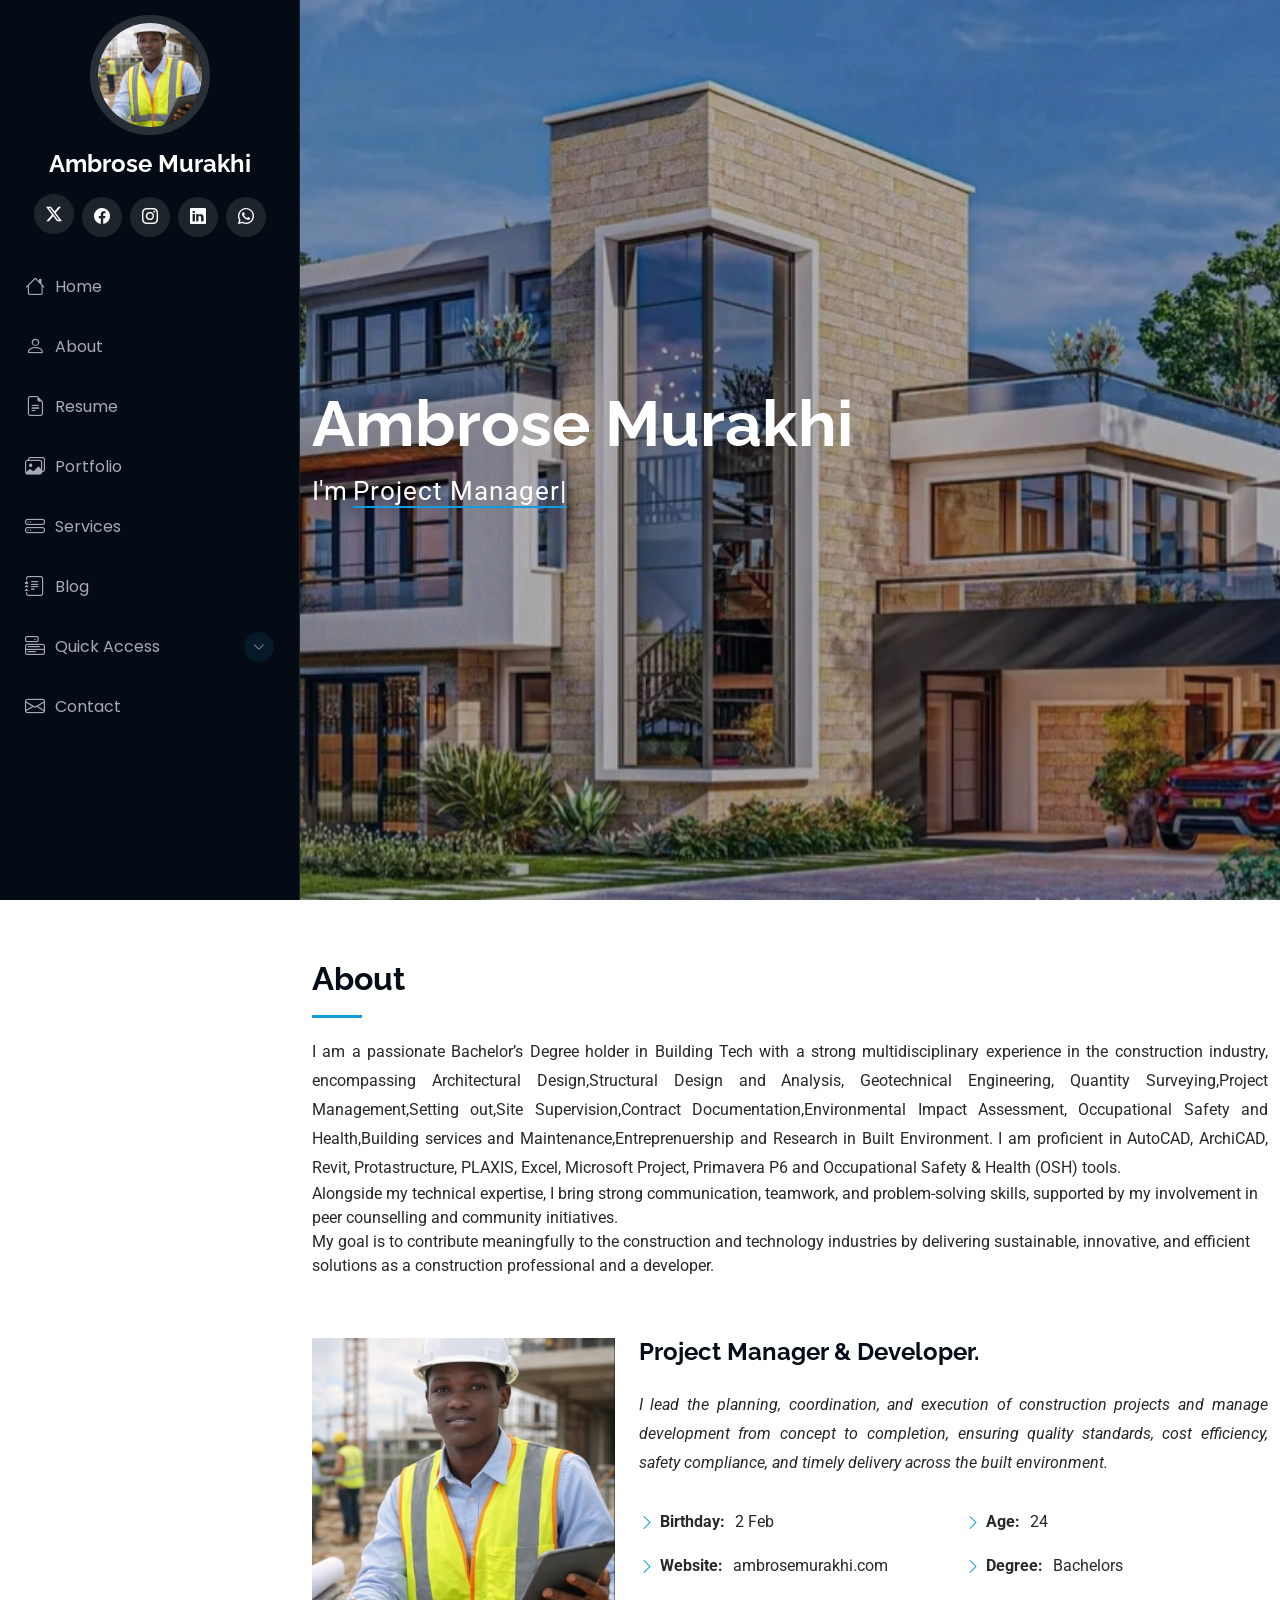
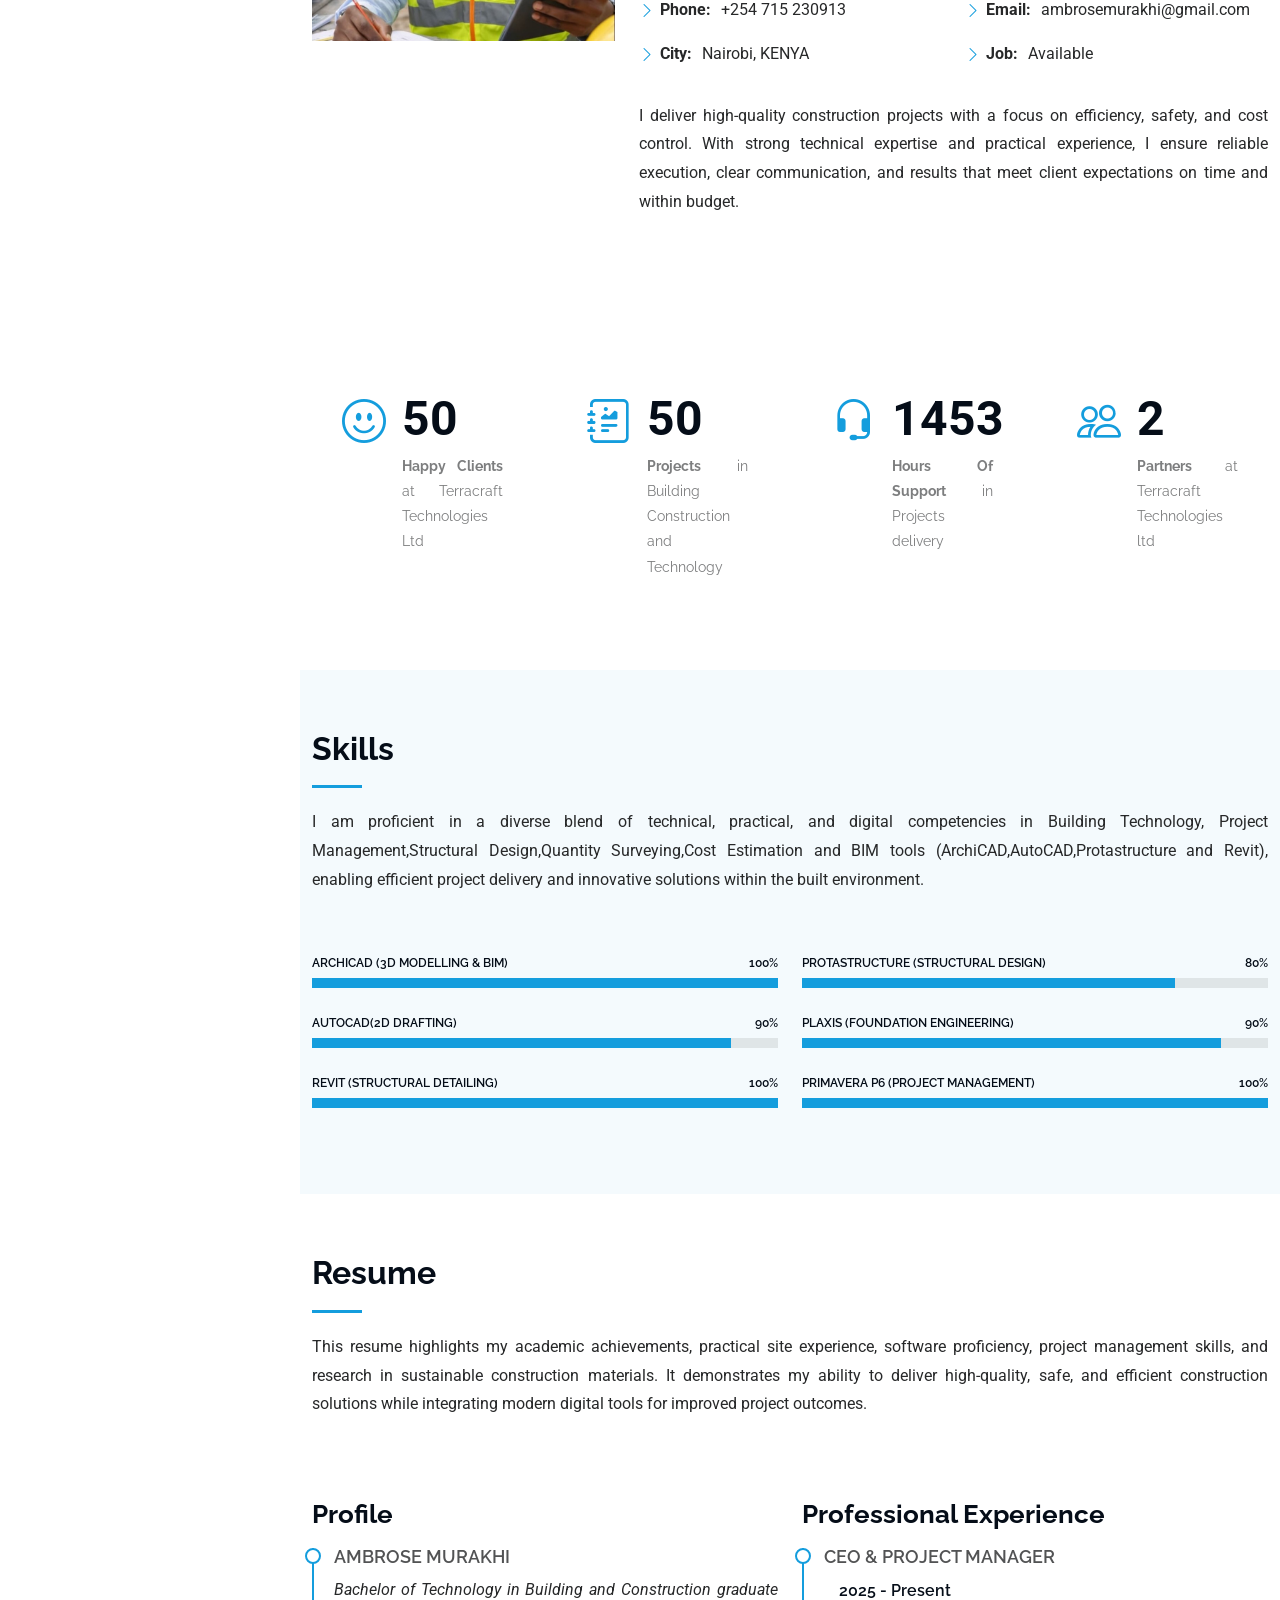
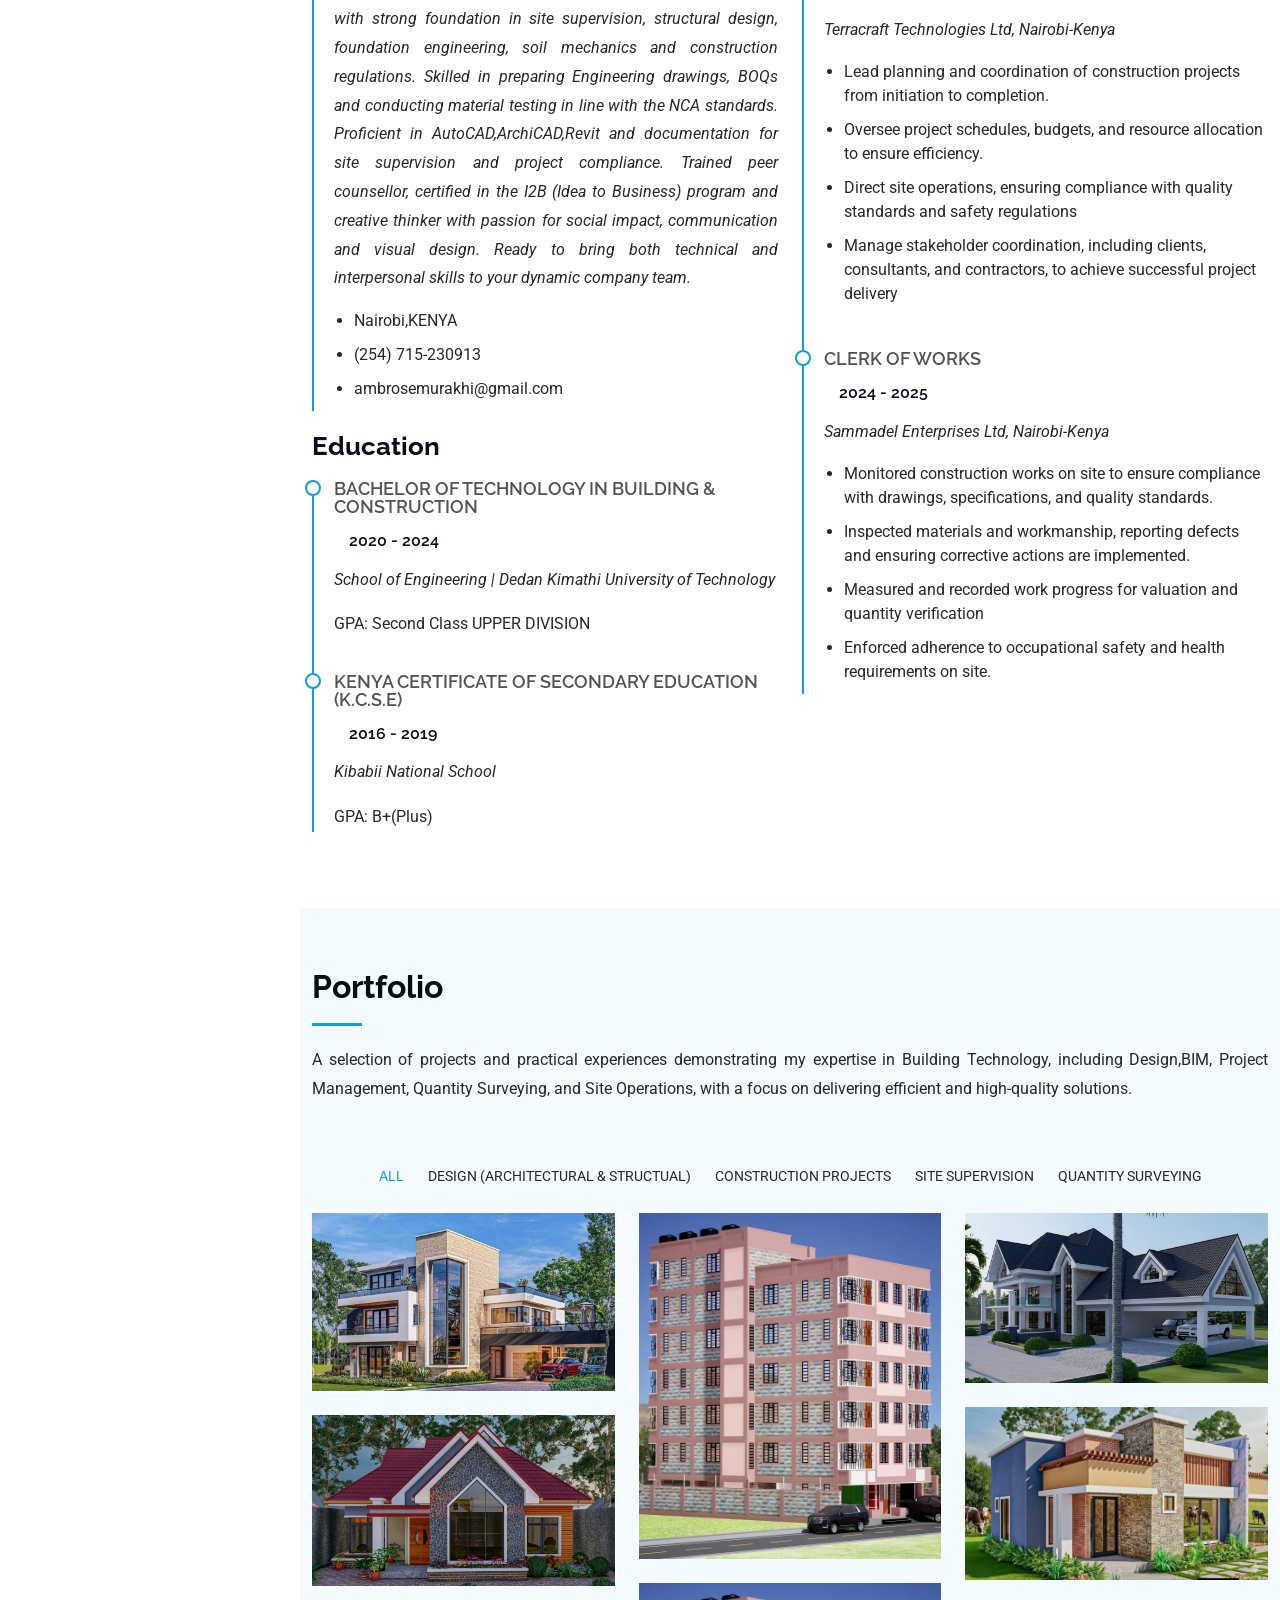
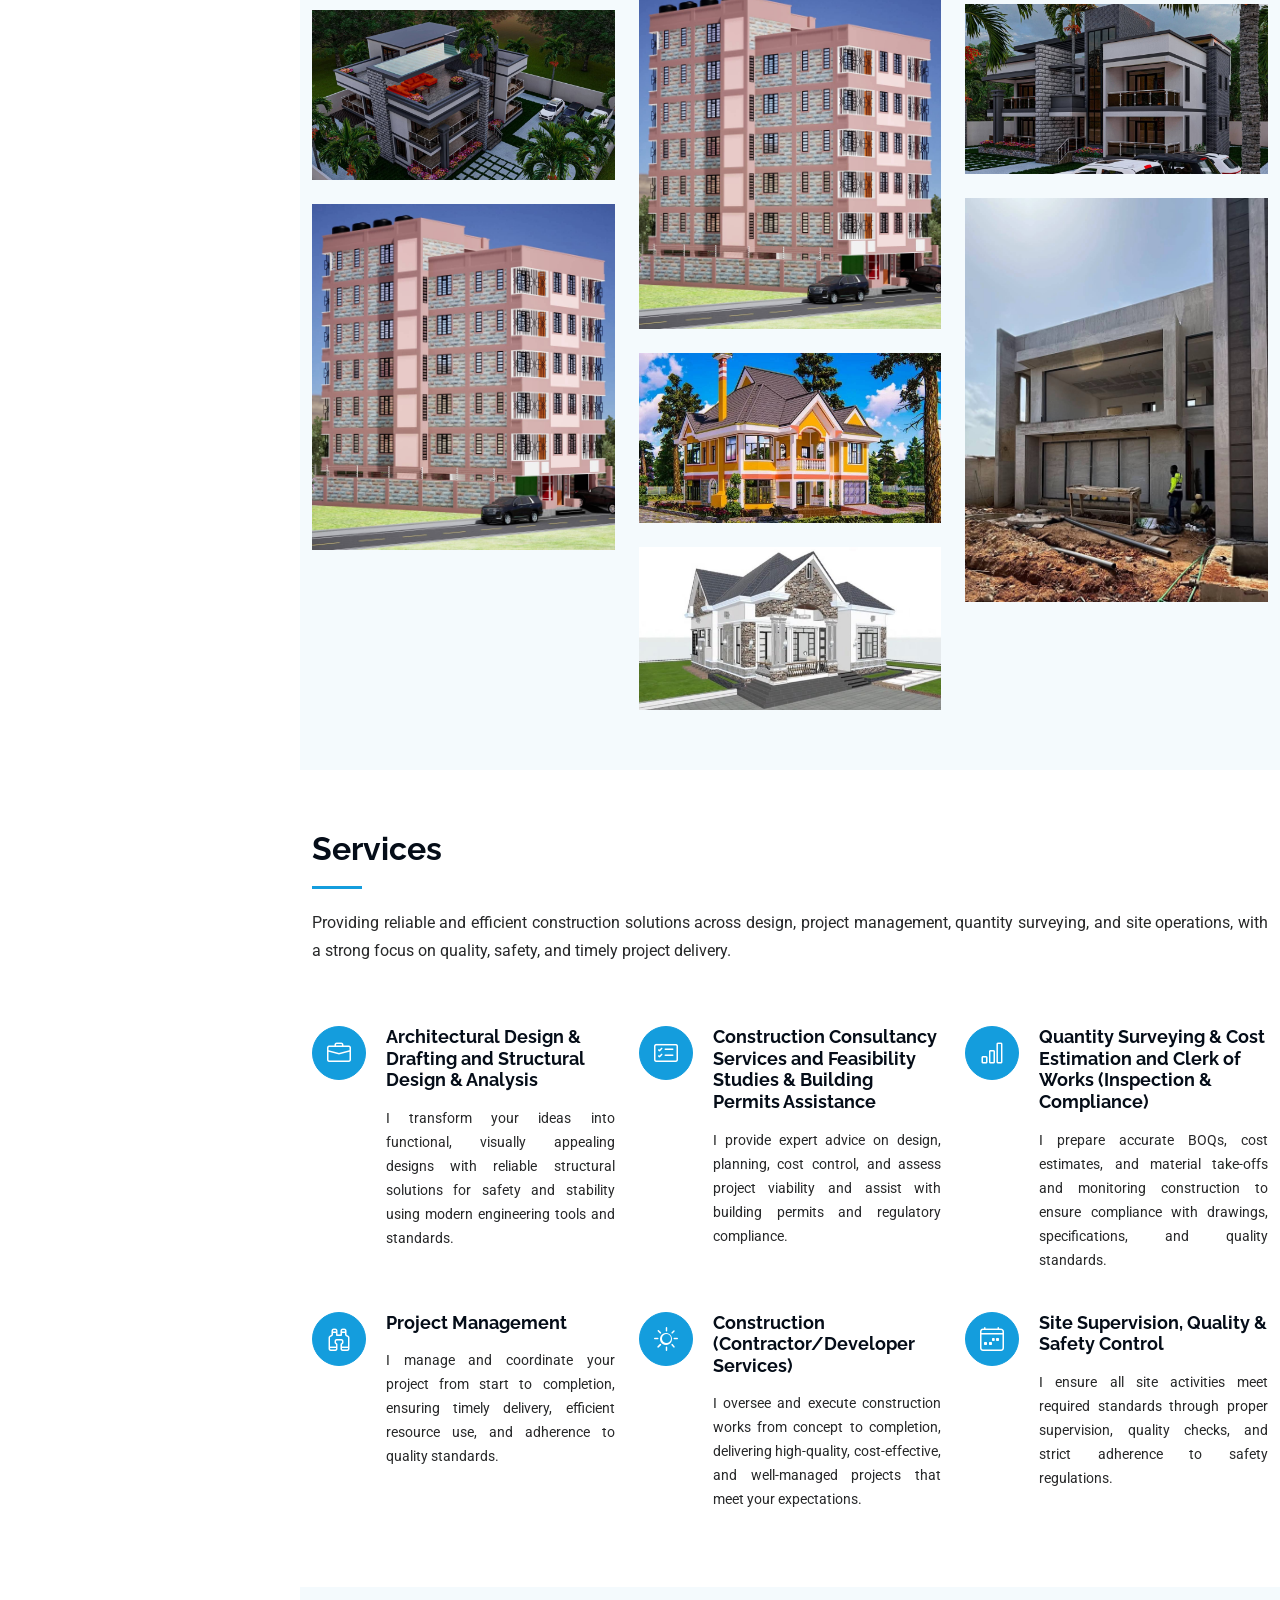
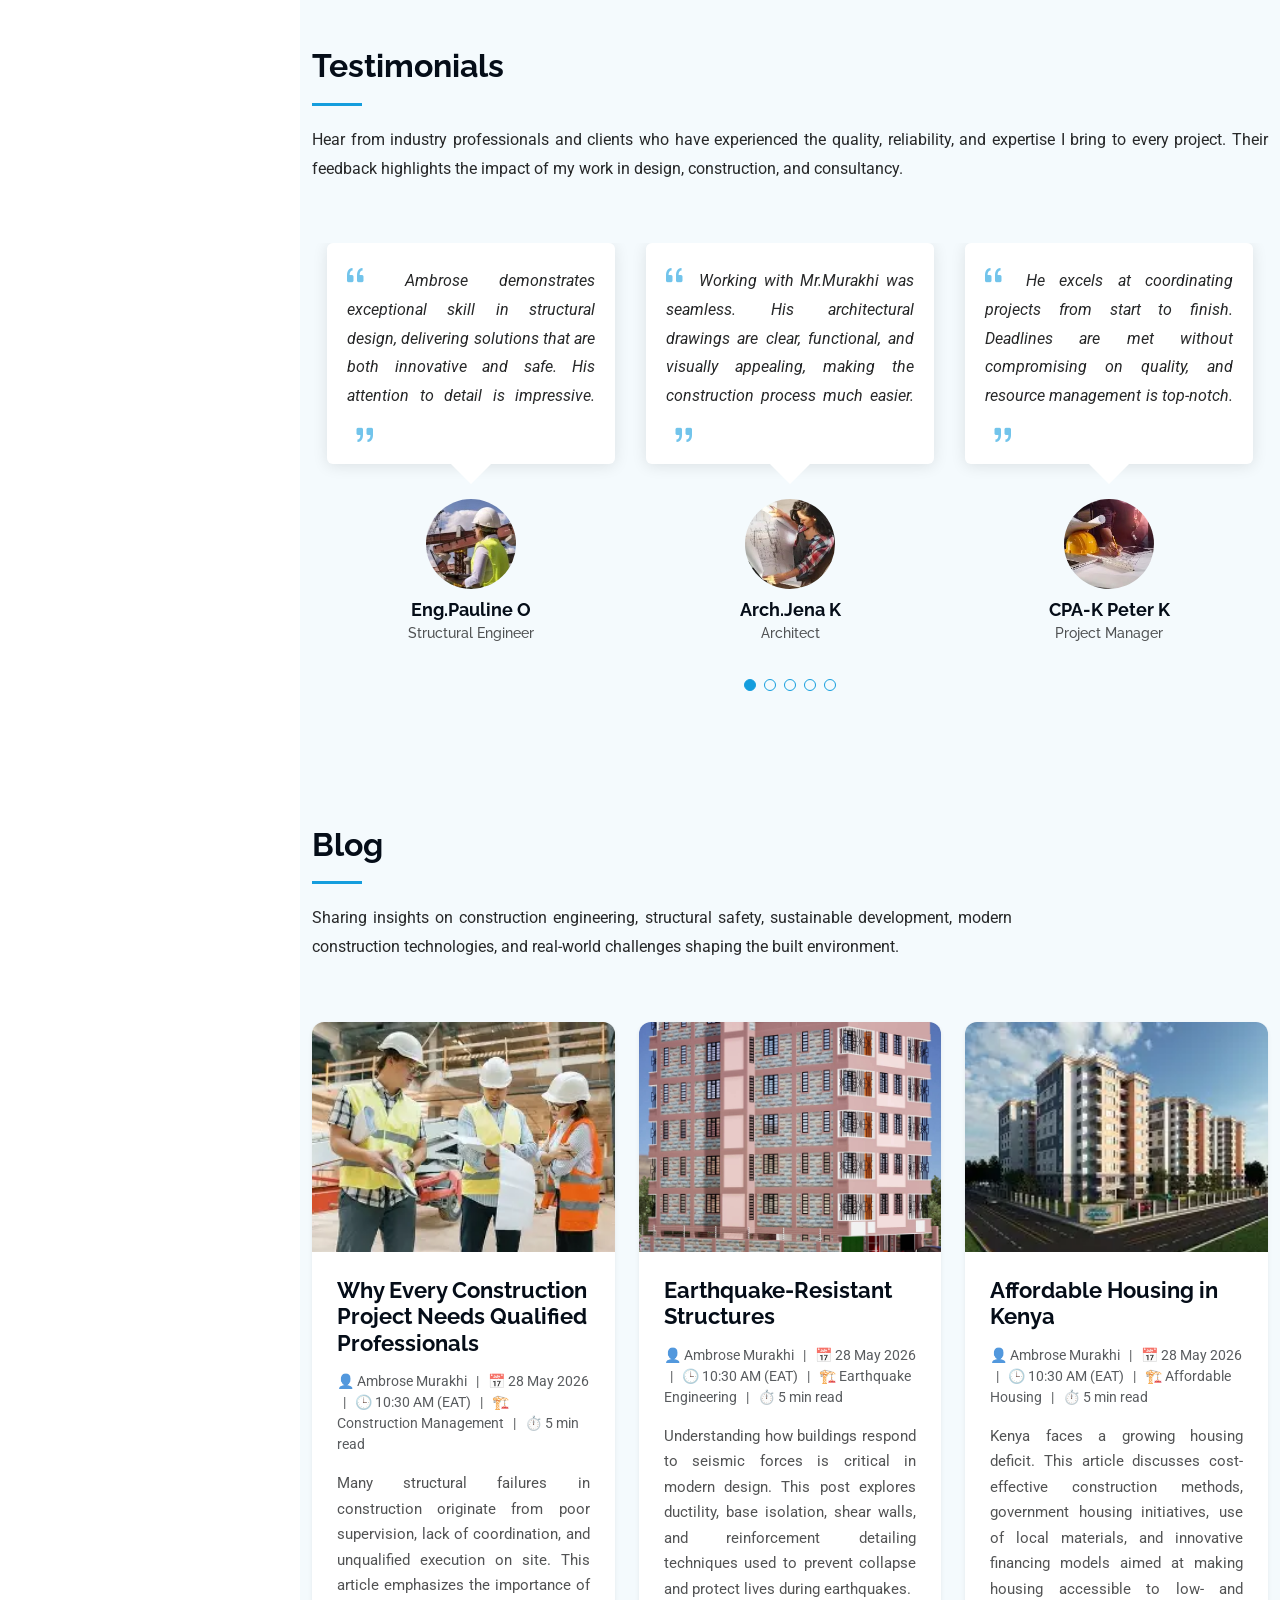
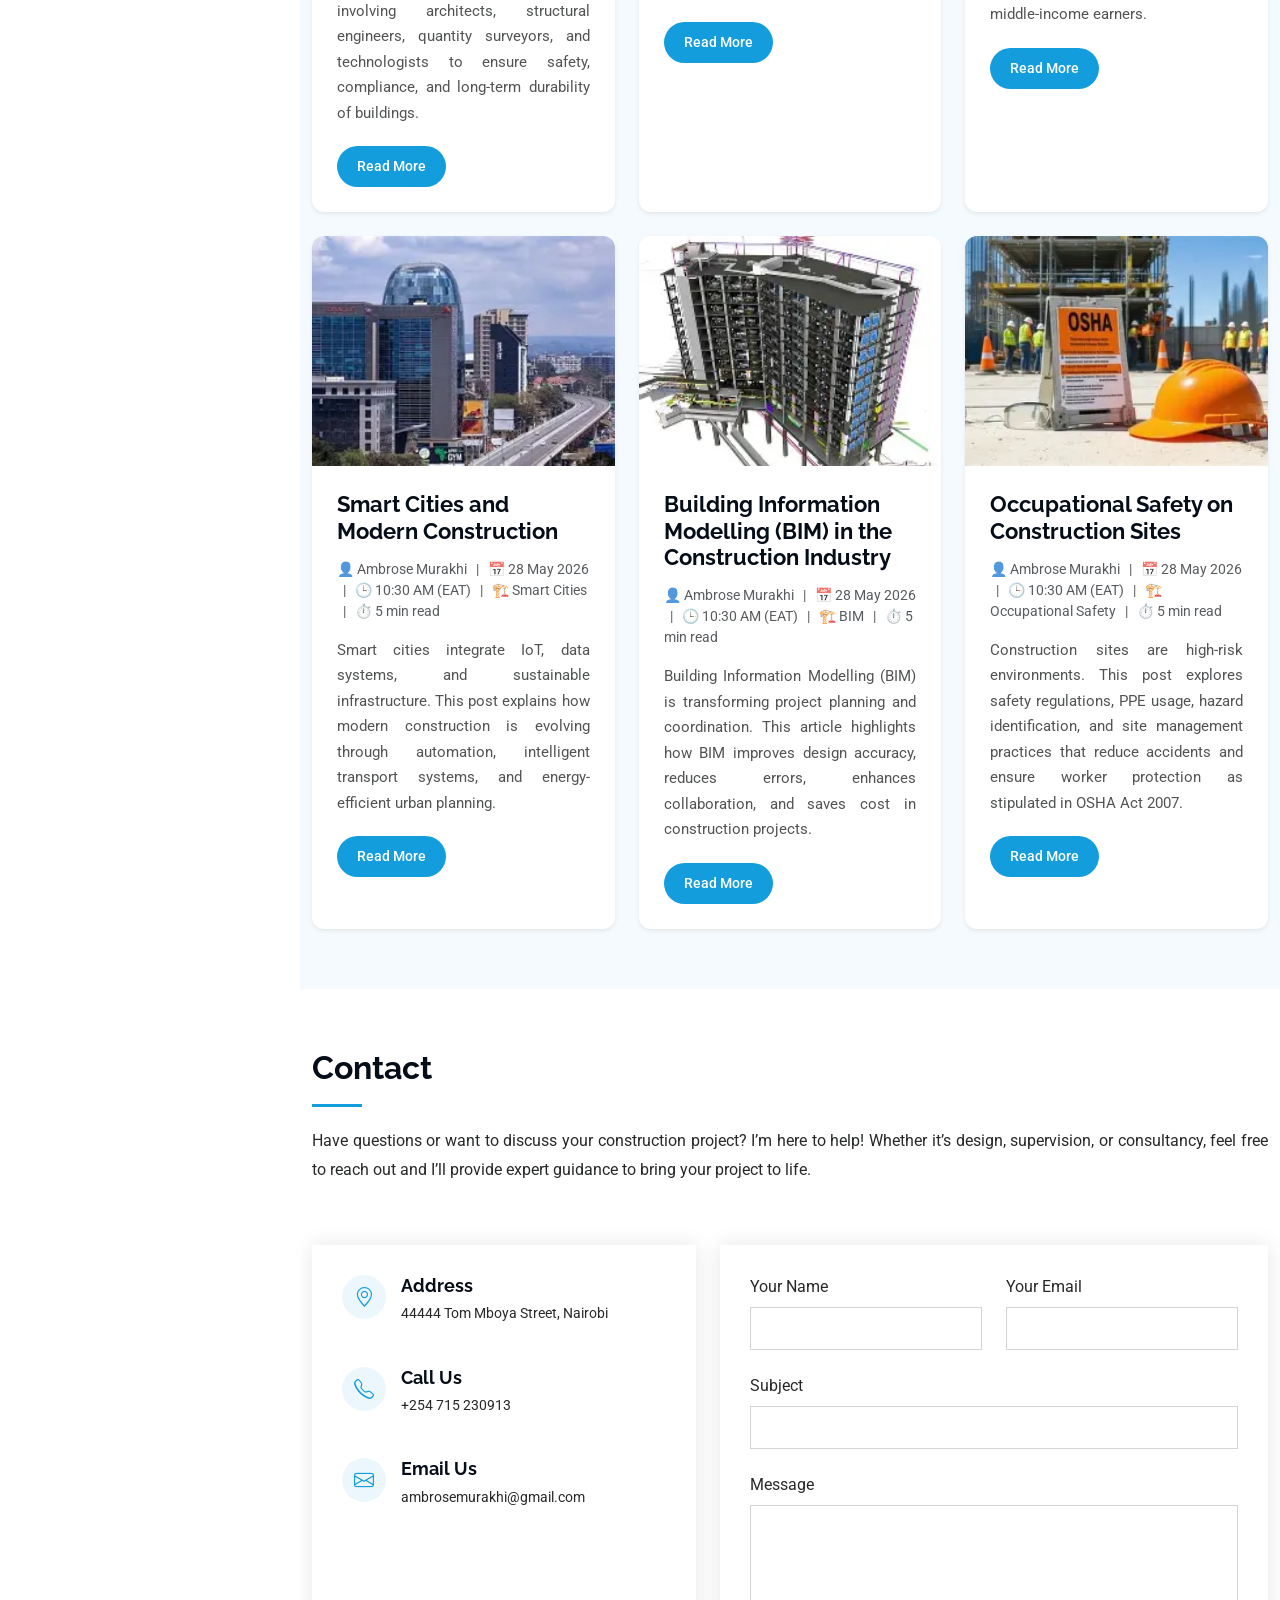
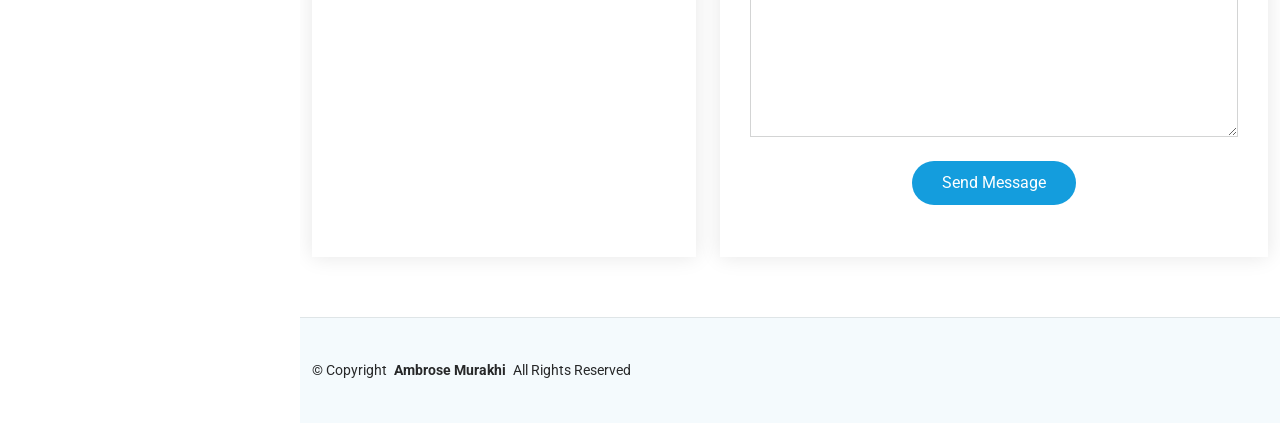
<file: index.html>
<!DOCTYPE html>
<html lang="en">

<head>
  <meta charset="utf-8">
  <meta content="width=device-width, initial-scale=1.0" name="viewport">
  <title>Index - My Portifolio</title>
  <meta content="" name="description">
  <meta content="" name="keywords">

  <!-- Favicons -->
  <link href="assets/img/favicon.png" rel="icon">
  <link href="assets/img/apple-touch-icon.png" rel="apple-touch-icon">

  <!-- Fonts -->
  <link href="https://fonts.googleapis.com" rel="preconnect">
  <link href="https://fonts.gstatic.com" rel="preconnect" crossorigin>
  <link href="https://fonts.googleapis.com/css2?family=Roboto:ital,wght@0,100;0,300;0,400;0,500;0,700;0,900;1,100;1,300;1,400;1,500;1,700;1,900&family=Poppins:ital,wght@0,100;0,200;0,300;0,400;0,500;0,600;0,700;0,800;0,900;1,100;1,200;1,300;1,400;1,500;1,600;1,700;1,800;1,900&family=Raleway:ital,wght@0,100;0,200;0,300;0,400;0,500;0,600;0,700;0,800;0,900;1,100;1,200;1,300;1,400;1,500;1,600;1,700;1,800;1,900&display=swap" rel="stylesheet">

  <!-- Vendor CSS Files -->
  <link href="assets/vendor/bootstrap/css/bootstrap.min.css" rel="stylesheet">
  <link href="assets/vendor/bootstrap-icons/bootstrap-icons.css" rel="stylesheet">
  <link href="assets/vendor/aos/aos.css" rel="stylesheet">
  <link href="assets/vendor/glightbox/css/glightbox.min.css" rel="stylesheet">
  <link href="assets/vendor/swiper/swiper-bundle.min.css" rel="stylesheet">

  <!-- Main CSS File -->
  <link href="assets/css/main.css" rel="stylesheet">

</head>

<body class="index-page">

  <header id="header" class="header dark-background d-flex flex-column">
    <i class="header-toggle d-xl-none bi bi-list"></i>

    <div class="profile-img">
      <img src="assets/img/my-profile-img.jpg" alt="" class="img-fluid rounded-circle">
    </div>

    <a href="index.html" class="logo d-flex align-items-center justify-content-center">
      <!-- Uncomment the line below if you also wish to use an image logo -->
      <!-- <img src="assets/img/logo.png" alt=""> -->
      <h1 class="sitename">Ambrose Murakhi</h1>
    </a>

    <div class="social-links text-center">
  <a href="https://x.com/AmbroseMurakhi_" target="_blank"class="bi bi-twitter-x"></i></a>
  <a href="https://www.facebook.com/profile.php?id=61586378630712" target="_blank" class="facebook"><i class="bi bi-facebook"></i></a>
  <a href="https://www.instagram.com/ambrose_murakhi/" target="_blank" class="instagram"><i class="bi bi-instagram"></i></a>
  <a href="https://www.linkedin.com/in/ambrose-murakhi/" target="_blank" class="linkedin"><i class="bi bi-linkedin"></i></a>
  <a href="https://wa.me/254715230913" target="_blank" class="whatsapp"><i class="bi bi-whatsapp"></i></a>
</div>
    </div>

    <nav id="navmenu" class="navmenu">
      <ul>
        <li><a href="#hero" class="active"><i class="bi bi-house navicon"></i>Home</a></li>
        <li><a href="#about"><i class="bi bi-person navicon"></i> About</a></li>
        <li><a href="#resume"><i class="bi bi-file-earmark-text navicon"></i> Resume</a></li>
        <li><a href="#portfolio"><i class="bi bi-images navicon"></i> Portfolio</a></li>
        <li><a href="#services"><i class="bi bi-hdd-stack navicon"></i> Services</a></li>
        <li><a href="#blog"><i class="bi bi-journal-text navicon"></i> Blog</a></li>
        <li class="dropdown">
  <a href="#">
    <i class="bi bi-menu-button navicon"></i>
    <span>Quick Access</span>
    <i class="bi bi-chevron-down toggle-dropdown"></i>
  </a>

  <ul>
    <li><a href="#about">About Me</a></li>
    <li><a href="#resume">My Resume</a></li>
    <li><a href="#portfolio">My Projects</a></li>

    <li class="dropdown">
      <a href="#">
        <span>More Sections</span>
        <i class="bi bi-chevron-down toggle-dropdown"></i>
      </a>
      <ul>
        <li><a href="#services">Services</a></li>
        <li><a href="#testimonials">Testimonials</a></li>
        <li><a href="#contact">Contact Me</a></li>
      </ul>
    </li>

    <li><a href="#hero">Back to Home</a></li>
  </ul>
</li>
        <li><a href="#contact"><i class="bi bi-envelope navicon"></i> Contact</a></li>
      </ul>
    </nav>

  </header>

  <main class="main">

    <!-- Hero Section -->
    <section id="hero" class="hero section dark-background">

      <img src="assets/img/1000176265(1).png" alt="" data-aos="fade-in" class="">

      <div class="container" data-aos="fade-up" data-aos-delay="100">
          <h2>Ambrose Murakhi</h2>
        <p>I'm <span class="typed" data-typed-items="Project Manager, Developer, Freelance, Photographer, Entrepreneur">Designer</span><span class="typed-cursor typed-cursor--blink" aria-hidden="true"></span><span class="typed-cursor typed-cursor--blink" aria-hidden="true"></span></p>
      </div>

    </section><!-- /Hero Section -->

    <!-- About Section -->
    <section id="about" class="about section">

      <!-- Section Title -->
      <div class="container section-title" data-aos="fade-up">
        <h2>About</h2>
        <p>I am a passionate Bachelor’s Degree holder in Building Tech with a strong multidisciplinary experience in the construction industry, encompassing
           Architectural Design,Structural Design and Analysis, Geotechnical Engineering, Quantity Surveying,Project Management,Setting out,Site Supervision,Contract
           Documentation,Environmental Impact Assessment, Occupational Safety and Health,Building services and Maintenance,Entreprenuership and Research in Built Environment.
           I am proficient in AutoCAD, ArchiCAD, Revit, Protastructure, PLAXIS, Excel, Microsoft Project, Primavera P6 and Occupational Safety & Health (OSH) tools.</p>
           Alongside my technical expertise, I bring strong communication, teamwork, and problem-solving skills, supported by my involvement in peer counselling and community initiatives.</p> 
           My goal is to contribute meaningfully to the construction and technology industries by delivering sustainable, innovative, and efficient solutions  as  a construction professional and a developer.</p>
      </div><!-- End Section Title -->

      <div class="container" data-aos="fade-up" data-aos-delay="100">

        <div class="row gy-4 justify-content-center">
          <div class="col-lg-4">
            <img src="assets/img/my-profile-img.jpg" class="img-fluid" alt="">
          </div>
          <div class="col-lg-8 content">
            <h2>Project Manager &amp; Developer.</h2>
            <p class="fst-italic py-3">
              I lead the planning, coordination, and execution of construction projects and manage development from concept
              to completion, ensuring quality standards, cost efficiency, safety compliance, and timely delivery across the built environment.</p>
            <div class="row">
              <div class="col-lg-6">
                <ul>
                  <li><i class="bi bi-chevron-right"></i> <strong>Birthday:</strong> <span>2 Feb </span></li>
                  <li><i class="bi bi-chevron-right"></i> <strong>Website:</strong> <span>ambrosemurakhi.com</span></li>
                  <li><i class="bi bi-chevron-right"></i> <strong>Phone:</strong> <span>+254 715 230913</span></li>
                  <li><i class="bi bi-chevron-right"></i> <strong>City:</strong> <span>Nairobi, KENYA</span></li>
                </ul>
              </div>
              <div class="col-lg-6">
                <ul>
                  <li><i class="bi bi-chevron-right"></i> <strong>Age:</strong> <span>24</span></li>
                  <li><i class="bi bi-chevron-right"></i> <strong>Degree:</strong> <span>Bachelors</span></li>
                  <li><i class="bi bi-chevron-right"></i> <strong>Email:</strong> <span>ambrosemurakhi@gmail.com</span></li>
                  <li><i class="bi bi-chevron-right"></i> <strong>Job:</strong> <span>Available</span></li>
                </ul>
              </div>
            </div>
            <p class="py-3">
              I deliver high-quality construction projects with a focus on efficiency, safety, and cost control. With strong technical expertise and practical experience, I ensure reliable execution, clear communication, and results that meet client expectations on time and within budget.
            </p>
          </div>
        </div>

      </div>

    </section><!-- /About Section -->

    <!-- Stats Section -->
    <section id="stats" class="stats section">

      <div class="container" data-aos="fade-up" data-aos-delay="100">

        <div class="row gy-4">

          <div class="col-lg-3 col-md-6">
            <div class="stats-item">
              <i class="bi bi-emoji-smile"></i>
              <span data-purecounter-start="0" data-purecounter-end="50" data-purecounter-duration="1" class="purecounter"></span>
              <p><strong>Happy Clients</strong> <span> at Terracraft Technologies Ltd</span></p>
            </div>
          </div><!-- End Stats Item -->

          <div class="col-lg-3 col-md-6">
            <div class="stats-item">
              <i class="bi bi-journal-richtext"></i>
              <span data-purecounter-start="0" data-purecounter-end="50" data-purecounter-duration="1" class="purecounter"></span>
              <p><strong>Projects</strong> <span>in Building Construction and Technology</span></p>
            </div>
          </div><!-- End Stats Item -->

          <div class="col-lg-3 col-md-6">
            <div class="stats-item">
              <i class="bi bi-headset"></i>
              <span data-purecounter-start="0" data-purecounter-end="1453" data-purecounter-duration="1" class="purecounter"></span>
              <p><strong>Hours Of Support</strong> <span>in Projects delivery</span></p>
            </div>
          </div><!-- End Stats Item -->

          <div class="col-lg-3 col-md-6">
            <div class="stats-item">
              <i class="bi bi-people"></i>
              <span data-purecounter-start="0" data-purecounter-end="2" data-purecounter-duration="1" class="purecounter"></span>
              <p><strong>Partners</strong> <span>at Terracraft Technologies ltd</span></p>
            </div>
          </div><!-- End Stats Item -->

        </div>

      </div>

    </section><!-- /Stats Section -->

    <!-- Skills Section -->
    <section id="skills" class="skills section light-background">

      <!-- Section Title -->
      <div class="container section-title" data-aos="fade-up">
        <h2>Skills</h2>
        <p>I am proficient in a diverse blend of technical, practical, and digital competencies in Building Technology, Project Management,Structural Design,Quantity Surveying,Cost Estimation and BIM tools (ArchiCAD,AutoCAD,Protastructure and Revit), enabling efficient project delivery and innovative solutions within the built environment.</p>
      </div><!-- End Section Title -->

      <div class="container" data-aos="fade-up" data-aos-delay="100">

        <div class="row skills-content skills-animation">

          <div class="col-lg-6">

            <div class="progress">
              <span class="skill"><span>ArchiCAD (3D Modelling & BIM)</span> <i class="val">100%</i></span>
              <div class="progress-bar-wrap">
                <div class="progress-bar" role="progressbar" aria-valuenow="100" aria-valuemin="0" aria-valuemax="100"></div>
              </div>
            </div><!-- End Skills Item -->

            <div class="progress">
              <span class="skill"><span>AutoCAD(2D Drafting)</span> <i class="val">90%</i></span>
              <div class="progress-bar-wrap">
                <div class="progress-bar" role="progressbar" aria-valuenow="90" aria-valuemin="0" aria-valuemax="100"></div>
              </div>
            </div><!-- End Skills Item -->

            <div class="progress">
              <span class="skill"><span>Revit (Structural Detailing)</span> <i class="val">100%</i></span>
              <div class="progress-bar-wrap">
                <div class="progress-bar" role="progressbar" aria-valuenow="100" aria-valuemin="0" aria-valuemax="100"></div>
              </div>
            </div><!-- End Skills Item -->

          </div>

          <div class="col-lg-6">

            <div class="progress">
              <span class="skill"><span>Protastructure (Structural Design)</span> <i class="val">80%</i></span>
              <div class="progress-bar-wrap">
                <div class="progress-bar" role="progressbar" aria-valuenow="80" aria-valuemin="0" aria-valuemax="100"></div>
              </div>
            </div><!-- End Skills Item -->

            <div class="progress">
              <span class="skill"><span>PLAXIS (Foundation Engineering)</span> <i class="val">90%</i></span>
              <div class="progress-bar-wrap">
                <div class="progress-bar" role="progressbar" aria-valuenow="90" aria-valuemin="0" aria-valuemax="100"></div>
              </div>
            </div><!-- End Skills Item -->

            <div class="progress">
              <span class="skill"><span>Primavera P6 (Project Management)</span> <i class="val">100%</i></span>
              <div class="progress-bar-wrap">
                <div class="progress-bar" role="progressbar" aria-valuenow="100" aria-valuemin="0" aria-valuemax="100"></div>
              </div>
            </div><!-- End Skills Item -->

          </div>

        </div>

      </div>

    </section><!-- /Skills Section -->

    <!-- Resume Section -->
    <section id="resume" class="resume section">

      <!-- Section Title -->
      <div class="container section-title" data-aos="fade-up">
        <h2>Resume</h2>
        <p>This resume highlights my academic achievements, practical site experience, software proficiency, project management skills, and research in sustainable construction materials. It demonstrates my ability to deliver high-quality, safe, and efficient construction solutions while integrating modern digital tools for improved project outcomes.</p>
      </div><!-- End Section Title -->

      <div class="container">

        <div class="row">

          <div class="col-lg-6" data-aos="fade-up" data-aos-delay="100">
            <h3 class="resume-title">Profile</h3>

            <div class="resume-item pb-0">
              <h4>Ambrose Murakhi</h4>
              <p><em>Bachelor of Technology in Building and Construction graduate with strong 
                foundation in site supervision, structural design, foundation engineering, soil mechanics and construction regulations. 
                Skilled in preparing Engineering drawings, BOQs and conducting material testing in line with the NCA standards. 
                Proficient in AutoCAD,ArchiCAD,Revit and documentation for site supervision and project compliance.
                Trained peer counsellor, certified in the I2B (Idea to Business) program and creative thinker with passion for
                social impact, communication and visual design. Ready to bring both technical and interpersonal skills to  
                your dynamic company team.</em></p>
              <ul>
                <li>Nairobi,KENYA</li>
                <li>(254) 715-230913</li>
                <li>ambrosemurakhi@gmail.com</li>
              </ul>
            </div><!-- Edn Resume Item -->

            <h3 class="resume-title">Education</h3>
            <div class="resume-item">
              <h4>Bachelor of Technology in Building &amp; Construction</h4>
              <h5>2020 - 2024</h5>
              <p><em>School of Engineering | Dedan Kimathi University of Technology</em></p>
              <p>GPA: Second Class UPPER DIVISION</p>
            </div><!-- Edn Resume Item -->

            <div class="resume-item">
              <h4>Kenya Certificate of Secondary Education (K.C.S.E)</h4>
              <h5>2016 - 2019</h5>
              <p><em>Kibabii National School</em></p>
              <p>GPA: B+(Plus)</p>
            </div><!-- Edn Resume Item -->

          </div>

          <div class="col-lg-6" data-aos="fade-up" data-aos-delay="200">
            <h3 class="resume-title">Professional Experience</h3>
            <div class="resume-item">
              <h4>CEO & Project Manager</h4>
              <h5>2025 - Present</h5>
              <p><em>Terracraft Technologies Ltd, Nairobi-Kenya </em></p>
              <ul>
                <li>Lead planning and coordination of construction projects from initiation to completion.</li>
                <li>Oversee project schedules, budgets, and resource allocation to ensure efficiency. </li>
                <li>Direct site operations, ensuring compliance with quality standards and safety regulations</li>
                <li>Manage stakeholder coordination, including clients, consultants, and contractors, to achieve successful project delivery</li>
              </ul>
            </div><!-- Edn Resume Item -->

            <div class="resume-item">
              <h4>Clerk of Works</h4>
              <h5>2024 - 2025</h5>
              <p><em>Sammadel Enterprises Ltd, Nairobi-Kenya</em></p>
              <ul>
                <li>Monitored construction works on site to ensure compliance with drawings, specifications, and quality standards.</li>
                <li>Inspected materials and workmanship, reporting defects and ensuring corrective actions are implemented.</li>
                <li>Measured and recorded work progress for valuation and quantity verification</li>
                <li>Enforced adherence to occupational safety and health requirements on site.</li>
              </ul>
            </div><!-- Edn Resume Item -->

          </div>

        </div>

      </div>

    </section><!-- /Resume Section -->

    <!-- Portfolio Section -->
    <section id="portfolio" class="portfolio section light-background">

      <!-- Section Title -->
      <div class="container section-title" data-aos="fade-up">
        <h2>Portfolio</h2>
        <p>A selection of projects and practical experiences demonstrating my expertise in Building Technology, including Design,BIM, Project Management, Quantity Surveying, and Site Operations, with a focus on delivering efficient and high-quality solutions.</p>
      </div><!-- End Section Title -->

      <div class="container">

        <div class="isotope-layout" data-default-filter="*" data-layout="masonry" data-sort="original-order">

          <ul class="portfolio-filters isotope-filters" data-aos="fade-up" data-aos-delay="100">
            <li data-filter="*" class="filter-active">All</li>
            <li data-filter=".filter-app">Design (Architectural & Structual)</li>
            <li data-filter=".filter-product">Construction Projects</li>
            <li data-filter=".filter-branding">Site Supervision</li>
            <li data-filter=".filter-books">Quantity Surveying</li>
          </ul><!-- End Portfolio Filters -->

          <div class="row gy-4 isotope-container" data-aos="fade-up" data-aos-delay="200">

          <div class="col-lg-4 col-md-6 portfolio-item isotope-item filter-app">
              <div class="portfolio-content h-100">
                <img src="assets/img/1000176265(1).png" class="img-fluid" alt="">
                <div class="portfolio-info">
                  <h4>Mansionette Architectural Design</h4>
                  <p> Mansionette residential unit located in Kahawa Estate,Nyeri County.</p>
                  <a href="assets/img/1000176265(1).png" title="Mansionette Architectural Design" data-gallery="portfolio-gallery-app" class="glightbox preview-link"><i class="bi bi-zoom-in"></i></a>
                  <a href="portfolio-details.html" title="More Details" class="details-link"><i class="bi bi-link-45deg"></i></a>
                </div>
              </div>
            </div><!-- End Portfolio Item -->

            <div class="col-lg-4 col-md-6 portfolio-item isotope-item filter-product">
              <div class="portfolio-content h-100">
                <img src="assets/img/1000366231.jpg" class="img-fluid" alt="">
                <div class="portfolio-info">
                  <h4>Affordable Housing,Nyeri Town</h4>
                  <p>6-Storey Residential Building next of Nyeri PGH</p>
                  <a href="assets/img/1000366231.jpg" title="Affordable Housing,Nyeri Town" data-gallery="portfolio-gallery-product" class="glightbox preview-link"><i class="bi bi-zoom-in"></i></a>
                  <a href="portfolio-details.html" title="More Details" class="details-link"><i class="bi bi-link-45deg"></i></a>
                </div>
              </div>
            </div><!-- End Portfolio Item -->

            <div class="col-lg-4 col-md-6 portfolio-item isotope-item filter-branding">
              <div class="portfolio-content h-100">
                <img src="assets/img/1000360271.jpg" class="img-fluid" alt="">
                <div class="portfolio-info">
                  <h4>Site Supervision</h4>
                  <p>Worked as a site supervisor at Terracraft Technologies Ltd</p>
                  <a href="assets/img/1000360271.jpg" title="Site Supervisor TTL" data-gallery="portfolio-gallery-branding" class="glightbox preview-link"><i class="bi bi-zoom-in"></i></a>
                  <a href="portfolio-details.html" title="More Details" class="details-link"><i class="bi bi-link-45deg"></i></a>
                </div>
              </div>
            </div><!-- End Portfolio Item -->

            <div class="col-lg-4 col-md-6 portfolio-item isotope-item filter-books">
              <div class="portfolio-content h-100">
                <img src="assets/img/1000360272.jpg" class="img-fluid" alt="">
                <div class="portfolio-info">
                  <h4>Quantity Surveying at Terracraft Technologies Ltd</h4>
                  <p>Working as a Quantity Surveyor at Terracraft Technologies Ltd</p>
                  <a href="assets/img/1000360272.jpg" title="Quantity Surveyor at Terracraft Technologies Ltd" data-gallery="portfolio-gallery-book" class="glightbox preview-link"><i class="bi bi-zoom-in"></i></a>
                  <a href="portfolio-details.html" title="More Details" class="details-link"><i class="bi bi-link-45deg"></i></a>
                </div>
              </div>
            </div><!-- End Portfolio Item -->

            <div class="col-lg-4 col-md-6 portfolio-item isotope-item filter-app">
              <div class="portfolio-content h-100">
                <img src="assets/img/1000360269.jpg" class="img-fluid" alt="">
                <div class="portfolio-info">
                  <h4>2-bedroom Bungalow</h4>
                  <p>2-bedroom Bungalow located in Kahawa estate,Nyeri County</p>
                  <a href="assets/img/1000360269.jpg" title="2-bedroom Bungalow" data-gallery="portfolio-gallery-app" class="glightbox preview-link"><i class="bi bi-zoom-in"></i></a>
                  <a href="portfolio-details.html" title="More Details" class="details-link"><i class="bi bi-link-45deg"></i></a>
                </div>
              </div>
            </div><!-- End Portfolio Item -->

            <div class="col-lg-4 col-md-6 portfolio-item isotope-item filter-product">
              <div class="portfolio-content h-100">
                <img src="assets/img/1000366231.jpg" class="img-fluid" alt="">
                <div class="portfolio-info">
                  <h4>Affordable Housing,Ruringu Nyeri county</h4>
                  <p>6-Storey Residential Building in Ruringu Town</p>
                  <a href="assets/img/1000366231.jpg" title="12-Storey Building Ruringu" data-gallery="portfolio-gallery-product" class="glightbox preview-link"><i class="bi bi-zoom-in"></i></a>
                  <a href="portfolio-details.html" title="More Details" class="details-link"><i class="bi bi-link-45deg"></i></a>
                </div>
              </div>
            </div><!-- End Portfolio Item -->

            <div class="col-lg-4 col-md-6 portfolio-item isotope-item filter-branding">
              <div class="portfolio-content h-100">
                <img src="assets/img/1000360277.jpg" class="img-fluid" alt="">
                <div class="portfolio-info">
                  <h4>Site Supervision at Boma Yangu</h4>
                  <p>Worked as a site supervisor at Boma Yangu</p>
                  <a href="assets/img/1000360277.jpg" title="Site supervisor Boma yangu" data-gallery="portfolio-gallery-branding" class="glightbox preview-link"><i class="bi bi-zoom-in"></i></a>
                  <a href="portfolio-details.html" title="More Details" class="details-link"><i class="bi bi-link-45deg"></i></a>
                </div>
              </div>
            </div><!-- End Portfolio Item -->

            <div class="col-lg-4 col-md-6 portfolio-item isotope-item filter-books">
              <div class="portfolio-content h-100">
                <img src="assets/img/1000360279.jpg" class="img-fluid" alt="">
                <div class="portfolio-info">
                  <h4>Quantity Suverying at AHP</h4>
                  <p>Worked as a quantity surveyor at AHP</p>
                  <a href="assets/img/1000360279.jpg" title="Quantity surveyor at AHP" data-gallery="portfolio-gallery-book" class="glightbox preview-link"><i class="bi bi-zoom-in"></i></a>
                  <a href="portfolio-details.html" title="More Details" class="details-link"><i class="bi bi-link-45deg"></i></a>
                </div>
              </div>
            </div><!-- End Portfolio Item -->

            <div class="col-lg-4 col-md-6 portfolio-item isotope-item filter-app">
              <div class="portfolio-content h-100">
                <img src="assets/img/1000139272.jpg" class="img-fluid" alt="">
                <div class="portfolio-info">
                  <h4>4-bedroom Mansionette</h4>
                  <p>4-bedroom Mansionette located in Kahawa Estate,Nyeri county</p>
                  <a href="assets/img/1000139272.jpg" title="4-bedroom Mansionette" data-gallery="portfolio-gallery-app" class="glightbox preview-link"><i class="bi bi-zoom-in"></i></a>
                  <a href="portfolio-details.html" title="More Details" class="details-link"><i class="bi bi-link-45deg"></i></a>
                </div>
              </div>
            </div><!-- End Portfolio Item -->

            <div class="col-lg-4 col-md-6 portfolio-item isotope-item filter-product">
              <div class="portfolio-content h-100">
<img src="assets/img/1000366231.jpg" class="img-fluid" alt="">
<div class="portfolio-info">
<h4>Block C 6-Storey Building Othaya Town</h4>
<p>6-Storey Residential Building with 2 bedroom units</p>
<a href="assets/img/1000366231.jpg" title="Block C 10-Storey Othaya Town" data-gallery="portfolio-gallery-product" class="glightbox preview-link"><i class="bi bi-zoom-in"></i></a>
        <a href="portfolio-details.html" title="More Details" class="details-link"><i class="bi bi-link-45deg"></i></a>
            </div>
            </div>
            </div><!-- End Portfolio Item -->

            <div class="col-lg-4 col-md-6 portfolio-item isotope-item filter-branding">
              <div class="portfolio-content h-100">
                <img src="assets/img/1000351188.jpg" class="img-fluid" alt="">
                <div class="portfolio-info">
                  <h4>Site Supervision at AHP</h4>
                  <p>Worked as a site supervisor at AHP</p>
                  <a href="assets/img/1000351188.jpg" title="Site Supervisor AHP" data-gallery="portfolio-gallery-branding" class="glightbox preview-link"><i class="bi bi-zoom-in"></i></a>
                  <a href="portfolio-details.html" title="More Details" class="details-link"><i class="bi bi-link-45deg"></i></a>
                </div>
              </div>
            </div><!-- End Portfolio Item -->

            <div class="col-lg-4 col-md-6 portfolio-item isotope-item filter-books">
              <div class="portfolio-content h-100">
                <img src="assets/img/hero1.jpg" class="img-fluid" alt="">
                <div class="portfolio-info">
                  <h4>Drawing interpretation for quantity take-offs</h4>
                  <p>At Boma yangu</p>
                  <a href="assets/img/hero1.jpg" title="Quantity Surveyor at Boma Yangu" data-gallery="portfolio-gallery-book" class="glightbox preview-link"><i class="bi bi-zoom-in"></i></a>
                  <a href="portfolio-details.html" title="More Details" class="details-link"><i class="bi bi-link-45deg"></i></a>
                </div>
              </div>
            </div><!-- End Portfolio Item -->

          </div><!-- End Portfolio Container -->

        </div>

      </div>

    </section><!-- /Portfolio Section -->

    <!-- Services Section -->
    <section id="services" class="services section">

      <!-- Section Title -->
      <div class="container section-title" data-aos="fade-up">
        <h2>Services</h2>
        <p>Providing reliable and efficient construction solutions across design, project management, quantity surveying, and site operations, with a strong focus on quality, safety, and timely project delivery.</p>
      </div><!-- End Section Title -->

      <div class="container">

        <div class="row gy-4">

          <div class="col-lg-4 col-md-6 service-item d-flex" data-aos="fade-up" data-aos-delay="100">
            <div class="icon flex-shrink-0"><i class="bi bi-briefcase"></i></div>
            <div>
              <h4 class="title"><a href="architectural design.html" class="stretched-link">Architectural Design & Drafting and Structural Design & Analysis</a></h4>
              <p class="description">I transform your ideas into functional, visually appealing designs with reliable structural solutions for safety and stability using modern engineering tools and standards.</p>
            </div>
          </div>
          <!-- End Service Item -->

          <div class="col-lg-4 col-md-6 service-item d-flex" data-aos="fade-up" data-aos-delay="200">
            <div class="icon flex-shrink-0"><i class="bi bi-card-checklist"></i></div>
            <div>
              <h4 class="title"><a href="Construction consultancy services.html" class="stretched-link">Construction Consultancy Services and Feasibility Studies & Building Permits Assistance</a></h4>
              <p class="description">I provide expert advice on design, planning, cost control, and assess project viability and assist with building permits and regulatory compliance.</p>
            </div>
          </div><!-- End Service Item -->

          <div class="col-lg-4 col-md-6 service-item d-flex" data-aos="fade-up" data-aos-delay="300">
            <div class="icon flex-shrink-0"><i class="bi bi-bar-chart"></i></div>
            <div>
              <h4 class="title"><a href="Quantity Surveying & Cost Estimation.html" class="stretched-link">Quantity Surveying & Cost Estimation and Clerk of Works (Inspection & Compliance)</a></h4>
              <p class="description">I prepare accurate BOQs, cost estimates, and material take-offs and monitoring construction to ensure compliance with drawings, specifications, and quality standards.</p>
            </div>
          </div><!-- End Service Item -->

          <div class="col-lg-4 col-md-6 service-item d-flex" data-aos="fade-up" data-aos-delay="400">
            <div class="icon flex-shrink-0"><i class="bi bi-binoculars"></i></div>
            <div>
              <h4 class="title"><a href="Project Management.html" class="stretched-link">Project Management</a></h4>
              <p class="description">I manage and coordinate your project from start to completion, ensuring timely delivery, efficient resource use, and adherence to quality standards.</p>
            </div>
          </div><!-- End Service Item -->

          <div class="col-lg-4 col-md-6 service-item d-flex" data-aos="fade-up" data-aos-delay="500">
            <div class="icon flex-shrink-0"><i class="bi bi-brightness-high"></i></div>
            <div>
              <h4 class="title"><a href="Contractor&Developer Services.html" class="stretched-link">Construction (Contractor/Developer Services)</a></h4>
              <p class="description">I oversee and execute construction works from concept to completion, delivering high-quality, cost-effective, and well-managed projects that meet your expectations.</p>
            </div>
          </div><!-- End Service Item -->

          <div class="col-lg-4 col-md-6 service-item d-flex" data-aos="fade-up" data-aos-delay="600">
            <div class="icon flex-shrink-0"><i class="bi bi-calendar4-week"></i></div>
            <div>
              <h4 class="title"><a href="Site Supervision, Quality & Safety Control.html" class="stretched-link">Site Supervision, Quality & Safety Control</a></h4>
              <p class="description">I ensure all site activities meet required standards through proper supervision, quality checks, and strict adherence to safety regulations.</p>
            </div>
          </div><!-- End Service Item -->

        </div>

      </div>

    </section><!-- /Services Section -->

    <!-- Testimonials Section -->
    <section id="testimonials" class="testimonials section light-background">

      <!-- Section Title -->
      <div class="container section-title" data-aos="fade-up">
        <h2>Testimonials</h2>
        <p>Hear from industry professionals and clients who have experienced the quality, reliability, and expertise I bring to every project. Their feedback highlights the impact of my work in design, construction, and consultancy.</p>
      </div><!-- End Section Title -->

      <div class="container" data-aos="fade-up" data-aos-delay="100">

        <div class="swiper init-swiper">
          <script type="application/json" class="swiper-config">
            {
              "loop": true,
              "speed": 600,
              "autoplay": {
                "delay": 5000
              },
              "slidesPerView": "auto",
              "pagination": {
                "el": ".swiper-pagination",
                "type": "bullets",
                "clickable": true
              },
              "breakpoints": {
                "320": {
                  "slidesPerView": 1,
                  "spaceBetween": 40
                },
                "1200": {
                  "slidesPerView": 3,
                  "spaceBetween": 1
                }
              }
            }
          </script>
          <div class="swiper-wrapper">

            <div class="swiper-slide">
              <div class="testimonial-item">
                <p>
                  <i class="bi bi-quote quote-icon-left"></i>
                  <span>Ambrose demonstrates exceptional skill in structural design, delivering solutions that are both innovative and safe. His attention to detail is impressive.</span>
                  <i class="bi bi-quote quote-icon-right"></i>
                </p>
                <img src="assets/img/testimonials/Structural Engineer1.jpg" class="testimonial-img" alt="">
                <h3>Eng.Pauline O</h3>
                <h4>Structural Engineer</h4>
              </div>
            </div><!-- End testimonial item -->

            <div class="swiper-slide">
              <div class="testimonial-item">
                <p>
                  <i class="bi bi-quote quote-icon-left"></i>
                  <span>Working with Mr.Murakhi was seamless. His architectural drawings are clear, functional, and visually appealing, making the construction process much easier.</span>
                  <i class="bi bi-quote quote-icon-right"></i>
                </p>
                <img src="assets/img/testimonials/Architect.jpg" class="testimonial-img" alt="">
                <h3> Arch.Jena K</h3>
                <h4>Architect</h4>
              </div>
            </div><!-- End testimonial item -->

            <div class="swiper-slide">
              <div class="testimonial-item">
                <p>
                  <i class="bi bi-quote quote-icon-left"></i>
                  <span>He excels at coordinating projects from start to finish. Deadlines are met without compromising on quality, and resource management is top-notch.</span>
                  <i class="bi bi-quote quote-icon-right"></i>
                </p>
                <img src="assets/img/testimonials/Project Manager.jpg" class="testimonial-img" alt="">
                <h3>CPA-K Peter K</h3>
                <h4>Project Manager</h4>
              </div>
            </div><!-- End testimonial item -->

            <div class="swiper-slide">
              <div class="testimonial-item">
                <p>
                  <i class="bi bi-quote quote-icon-left"></i>
                  <span>Ambrose's cost estimates and BOQs are always accurate and well-structured, allowing for efficient budgeting and control of project expenses.</span>
                  <i class="bi bi-quote quote-icon-right"></i>
                </p>
                <img src="assets/img/testimonials/Quantity Suveryor.jpg" class="testimonial-img" alt="">
                <h3>Qs. Jackson M</h3>
                <h4>Quantity Surveyor</h4>
              </div>
            </div><!-- End testimonial item -->

            <div class="swiper-slide">
              <div class="testimonial-item">
                <p>
                  <i class="bi bi-quote quote-icon-left"></i>
                  <span>His consultancy advice is insightful and practical. He provides professional guidance that saves time, money, and ensures compliance with standards.</span>
                  <i class="bi bi-quote quote-icon-right"></i>
                </p>
                <img src="assets/img/testimonials/Construction Consultant.jpg" class="testimonial-img" alt="">
                <h3>Eng. Wabwile A </h3>
                <h4>Construction Consultant</h4>
              </div>
            </div><!-- End testimonial item -->

          </div>
          <div class="swiper-pagination"></div>
        </div>

      </div>

    </section><!-- /Testimonials Section -->
<!-- Blog Section -->
<section id="blog" class="blog section light-background">

  <div class="container section-title" data-aos="fade-up">
    <h2>Blog</h2>
    <p>
      Sharing insights on construction engineering, structural safety, sustainable development, modern construction technologies, and real-world challenges shaping the built environment.
    </p>
  </div>

  <div class="container">

    <div class="row gy-4">

      <!-- POST 1 -->
      <div class="col-lg-4 col-md-6" data-aos="fade-up">
        <div class="card h-100 shadow-sm">
          <img src="assets/img/Why Every Construction Project Needs Qualified Professionals.webp" class="card-img-top" alt="">
          <div class="card-body">
            <h5 class="card-title">Why Every Construction Project Needs Qualified Professionals</h5>
           <div class="mb-3 text-muted small">
  👤 Ambrose Murakhi &nbsp; | &nbsp;
  📅 28 May 2026 &nbsp; | &nbsp;
  🕒 10:30 AM (EAT) &nbsp; | &nbsp;
  🏗 Construction Management &nbsp; | &nbsp;
  ⏱ 5 min read
</div>
            <p class="card-text">
              Many structural failures in construction originate from poor supervision, lack of coordination, and unqualified execution on site. This article emphasizes the importance of involving architects, structural engineers, quantity surveyors, and technologists to ensure safety, compliance, and long-term durability of buildings.
            </p>
            <a href="posts/post1.html" class="btn btn-primary btn-sm">Read More</a>
          </div>
        </div>
      </div>

      <!-- POST 2 -->
      <div class="col-lg-4 col-md-6" data-aos="fade-up" data-aos-delay="100">
        <div class="card h-100 shadow-sm">
          <img src="assets/img/1000366231.jpg" class="card-img-top" alt="">
          <div class="card-body">
            <h5 class="card-title">Earthquake-Resistant Structures</h5>
            <div class="mb-3 text-muted small">
  👤 Ambrose Murakhi &nbsp; | &nbsp;
  📅 28 May 2026 &nbsp; | &nbsp;
  🕒 10:30 AM (EAT) &nbsp; | &nbsp;
  🏗 Earthquake Engineering &nbsp; | &nbsp;
  ⏱ 5 min read
</div>
            <p class="card-text">
              Understanding how buildings respond to seismic forces is critical in modern design. This post explores ductility, base isolation, shear walls, and reinforcement detailing techniques used to prevent collapse and protect lives during earthquakes.
            </p>
            <a href="posts/post2.html" class="btn btn-primary btn-sm">Read More</a>
          </div>
        </div>
      </div>

      <!-- POST 3 -->
      <div class="col-lg-4 col-md-6" data-aos="fade-up" data-aos-delay="200">
        <div class="card h-100 shadow-sm">
          <img src="assets/img/AFFORDABLE.webp" class="card-img-top" alt="">
          <div class="card-body">
            <h5 class="card-title">Affordable Housing in Kenya</h5>
            <div class="mb-3 text-muted small">
  👤 Ambrose Murakhi &nbsp; | &nbsp;
  📅 28 May 2026 &nbsp; | &nbsp;
  🕒 10:30 AM (EAT) &nbsp; | &nbsp;
  🏗 Affordable Housing &nbsp; | &nbsp;
  ⏱ 5 min read
</div>
            <p class="card-text">
              Kenya faces a growing housing deficit. This article discusses cost-effective construction methods, government housing initiatives, use of local materials, and innovative financing models aimed at making housing accessible to low- and middle-income earners.
            </p>
            <a href="posts/post3.html" class="btn btn-primary btn-sm">Read More</a>
          </div>
        </div>
      </div>

      <!-- POST 4 -->
      <div class="col-lg-4 col-md-6" data-aos="fade-up">
        <div class="card h-100 shadow-sm">
          <img src="assets/img/Smart Cities and Modern Construction2.webp" class="card-img-top" alt="">
          <div class="card-body">
            <h5 class="card-title">Smart Cities and Modern Construction</h5>
            <div class="mb-3 text-muted small">
  👤 Ambrose Murakhi &nbsp; | &nbsp;
  📅 28 May 2026 &nbsp; | &nbsp;
  🕒 10:30 AM (EAT) &nbsp; | &nbsp;
  🏗 Smart Cities &nbsp; | &nbsp;
  ⏱ 5 min read
</div>
            <p class="card-text">
              Smart cities integrate IoT, data systems, and sustainable infrastructure. This post explains how modern construction is evolving through automation, intelligent transport systems, and energy-efficient urban planning.
            </p>
            <a href="posts/post4.html" class="btn btn-primary btn-sm">Read More</a>
          </div>
        </div>
      </div>

      <!-- POST 5 -->
      <div class="col-lg-4 col-md-6" data-aos="fade-up" data-aos-delay="100">
        <div class="card h-100 shadow-sm">
          <img src="assets/img/BIM in the Construction Industry.webp" class="card-img-top" alt="">
          <div class="card-body">
            <h5 class="card-title">Building Information Modelling (BIM) in the Construction Industry</h5>
            <div class="mb-3 text-muted small">
  👤 Ambrose Murakhi &nbsp; | &nbsp;
  📅 28 May 2026 &nbsp; | &nbsp;
  🕒 10:30 AM (EAT) &nbsp; | &nbsp;
  🏗 BIM &nbsp; | &nbsp;
  ⏱ 5 min read
</div>
            <p class="card-text">
              Building Information Modelling (BIM) is transforming project planning and coordination. This article highlights how BIM improves design accuracy, reduces errors, enhances collaboration, and saves cost in construction projects.
            </p>
            <a href="posts/post5.html" class="btn btn-primary btn-sm">Read More</a>
          </div>
        </div>
      </div>

      <!-- POST 6 -->
      <div class="col-lg-4 col-md-6" data-aos="fade-up" data-aos-delay="200">
        <div class="card h-100 shadow-sm">
          <img src="assets/img/OSHA.webp" class="card-img-top" alt="">
          <div class="card-body">
            <h5 class="card-title">Occupational Safety on Construction Sites</h5>
            <div class="mb-3 text-muted small">
  👤 Ambrose Murakhi &nbsp; | &nbsp;
  📅 28 May 2026 &nbsp; | &nbsp;
  🕒 10:30 AM (EAT) &nbsp; | &nbsp;
  🏗 Occupational Safety &nbsp; | &nbsp;
  ⏱ 5 min read
</div>
            <p class="card-text">
              Construction sites are high-risk environments. This post explores safety regulations, PPE usage, hazard identification, and site management practices that reduce accidents and ensure worker protection as stipulated in OSHA Act 2007.
            </p>
            <a href="posts/post6.html" class="btn btn-primary btn-sm">Read More</a>
          </div>
        </div>
      </div>

    </div>
</section>
    <!-- Contact Section -->
    <section id="contact" class="contact section">

      <!-- Section Title -->
      <div class="container section-title" data-aos="fade-up">
        <h2>Contact</h2>
        <p>Have questions or want to discuss your construction project? I’m here to help! Whether it’s design, supervision, or consultancy, feel free to reach out and I’ll provide expert guidance to bring your project to life.</p>
      </div><!-- End Section Title -->

      <div class="container" data-aos="fade-up" data-aos-delay="100">

        <div class="row gy-4">

          <div class="col-lg-5">

            <div class="info-wrap">
              <div class="info-item d-flex" data-aos="fade-up" data-aos-delay="200">
                <i class="bi bi-geo-alt flex-shrink-0"></i>
                <div>
                  <h3>Address</h3>
                  <p>44444 Tom Mboya Street, Nairobi</p>
                </div>
              </div><!-- End Info Item -->

              <div class="info-item d-flex" data-aos="fade-up" data-aos-delay="300">
                <i class="bi bi-telephone flex-shrink-0"></i>
                <div>
                  <h3>Call Us</h3>
                  <p>+254 715 230913 </p>
                </div>
              </div><!-- End Info Item -->

              <div class="info-item d-flex" data-aos="fade-up" data-aos-delay="400">
                <i class="bi bi-envelope flex-shrink-0"></i>
                <div>
                  <h3>Email Us</h3>
                  <p>ambrosemurakhi@gmail.com</p>
                </div>
              </div><!-- End Info Item -->

              <iframe src="https://www.google.com/maps/embed?pb=!1m18!1m12!1m3!1d19957.378719078357!2d36.816500!3d-1.284000!2m3!1f0!2f0!3f0!3m2!1i1024!2i768!4f13.1!3m3!1m2!1s0x182f1733c947e5af%3A0x11f9f53aaf1fcb5e!2sTom%20Mboya%20St%2C%20Nairobi%2C%20Kenya!5e0!3m2!1sen!2ske!4v1700000000000!5m2!1sen!2ske" frameborder="0" style="border:0; width: 100%; height: 270px;" allowfullscreen="" loading="lazy" referrerpolicy="no-referrer-when-downgrade"></iframe>
            </div>
          </div>

          <div class="col-lg-7">
<form id="contact-form" action="http://localhost:5000/contact" method="POST" class="php-email-form" data-aos="fade-up" data-aos-delay="200">
    <div class="row gy-4">

    <div class="col-md-6">
      <label for="name-field" class="pb-2">Your Name</label>
      <input type="text" name="name" id="name-field" class="form-control" required="">
    </div>

    <div class="col-md-6">
      <label for="email-field" class="pb-2">Your Email</label>
      <input type="email" class="form-control" name="email" id="email-field" required="">
    </div>

    <div class="col-md-12">
      <label for="subject-field" class="pb-2">Subject</label>
      <input type="text" class="form-control" name="subject" id="subject-field" required="">
    </div>

    <div class="col-md-12">
      <label for="message-field" class="pb-2">Message</label>
      <textarea class="form-control" name="message" rows="10" id="message-field" required=""></textarea>
    </div>

    <div class="col-md-12 text-center">
      <div class="loading">Loading</div>
      <div class="error-message"></div>
      <div class="sent-message">Your message has been sent. Thank you!</div>

      <button type="submit">Send Message</button>
    </div>

  </div>
</form>
</section>
    </section><!-- /Contact Section -->

  </main>

    <footer id="footer" class="footer position-relative light-background">

 <div class="container text-center">
  <div class="copyright">
    <p>
      © <span>Copyright</span>
      <strong class="px-1 sitename">Ambrose Murakhi</strong>
      <span>All Rights Reserved</span>
    </p>
  </div>
</div>
  </div>

</footer>

  <!-- Scroll Top -->
  <a href="#" id="scroll-top" class="scroll-top d-flex align-items-center justify-content-center"><i class="bi bi-arrow-up-short"></i></a>

  <!-- Preloader -->
  <div id="preloader"></div>

  <!-- Vendor JS Files -->
  <script src="assets/vendor/bootstrap/js/bootstrap.bundle.min.js"></script>
  <script src="assets/vendor/php-email-form/validate.js"></script>
  <script src="assets/vendor/aos/aos.js"></script>
  <script src="assets/vendor/typed.js/typed.umd.js"></script>
  <script src="assets/vendor/purecounter/purecounter_vanilla.js"></script>
  <script src="assets/vendor/waypoints/noframework.waypoints.js"></script>
  <script src="assets/vendor/glightbox/js/glightbox.min.js"></script>
  <script src="assets/vendor/imagesloaded/imagesloaded.pkgd.min.js"></script>
  <script src="assets/vendor/isotope-layout/isotope.pkgd.min.js"></script>
  <script src="assets/vendor/swiper/swiper-bundle.min.js"></script>

  <!-- Main JS File -->
  <script src="assets/js/main.js"></script>

</body>

</html>
</file>
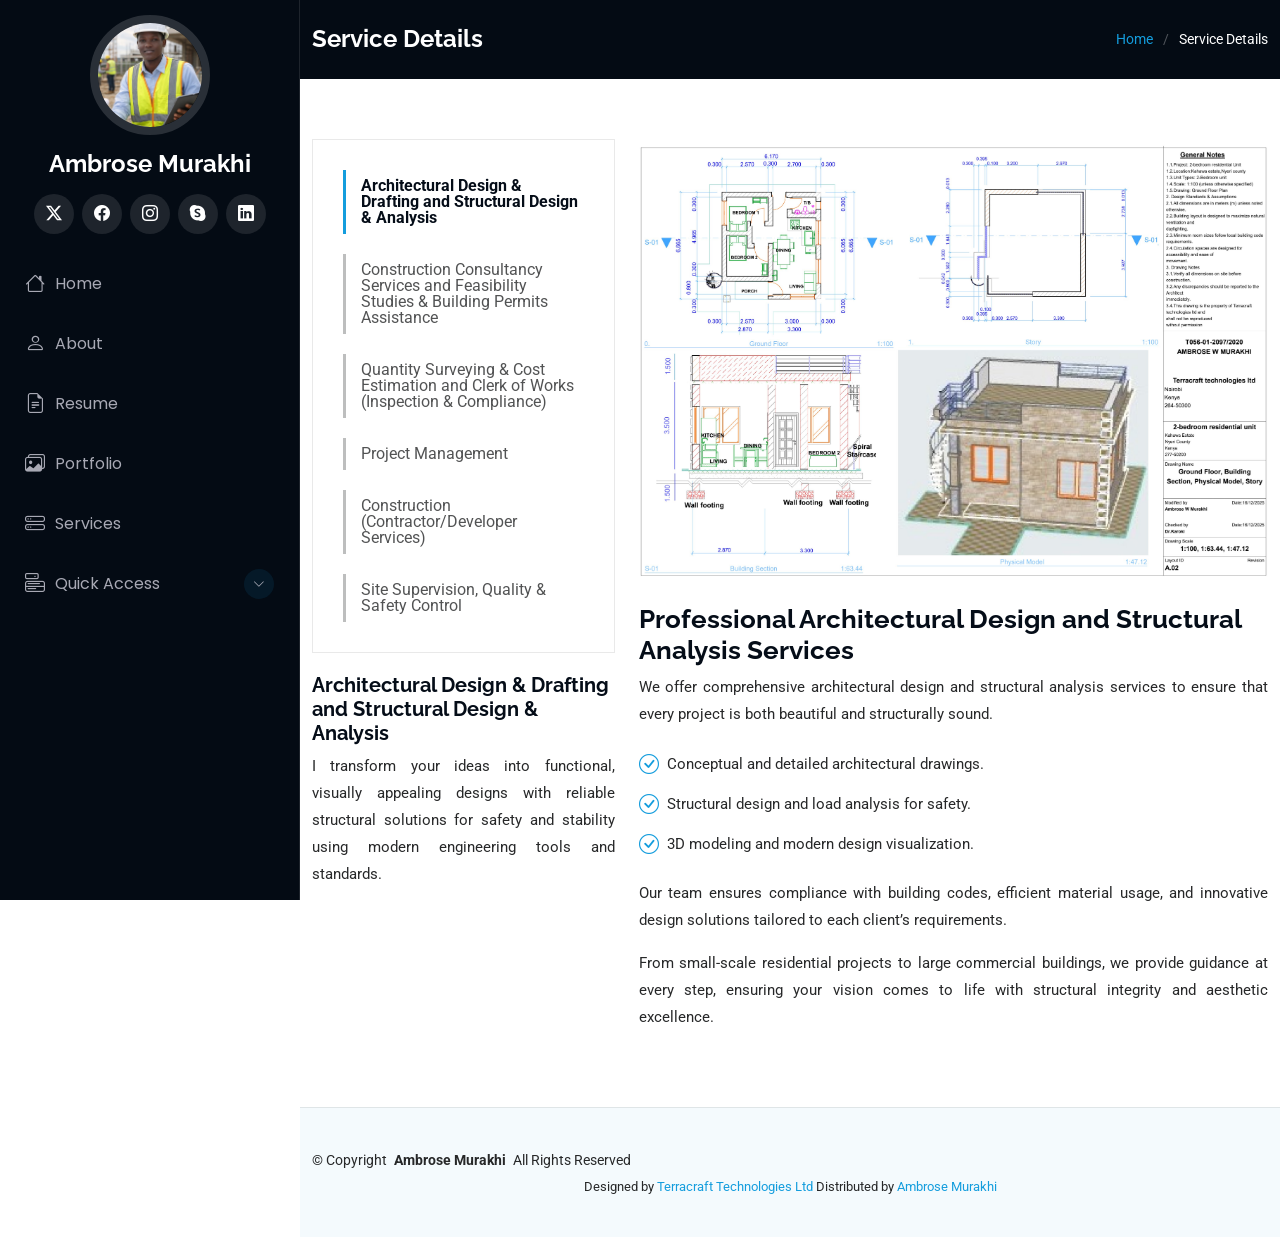
<file: architectural design.html>
<!DOCTYPE html>
<html lang="en">

<head>
  <meta charset="utf-8">
  <meta content="width=device-width, initial-scale=1.0" name="viewport">
  <title>Service Details - Ambrose Murakhi</title>
  <meta content="" name="description">
  <meta content="" name="keywords">

  <!-- Favicons -->
  <link href="assets/img/favicon.png" rel="icon">
  <link href="assets/img/apple-touch-icon.png" rel="apple-touch-icon">

  <!-- Fonts -->
  <link href="https://fonts.googleapis.com" rel="preconnect">
  <link href="https://fonts.gstatic.com" rel="preconnect" crossorigin>
  <link href="https://fonts.googleapis.com/css2?family=Roboto:ital,wght@0,100;0,300;0,400;0,500;0,700;0,900;1,100;1,300;1,400;1,500;1,700;1,900&family=Poppins:ital,wght@0,100;0,200;0,300;0,400;0,500;0,600;0,700;0,800;0,900;1,100;1,200;1,300;1,400;1,500;1,600;1,700;1,800;1,900&family=Raleway:ital,wght@0,100;0,200;0,300;0,400;0,500;0,600;0,700;0,800;0,900;1,100;1,200;1,300;1,400;1,500;1,600;1,700;1,800;1,900&display=swap" rel="stylesheet">

  <!-- Vendor CSS Files -->
  <link href="assets/vendor/bootstrap/css/bootstrap.min.css" rel="stylesheet">
  <link href="assets/vendor/bootstrap-icons/bootstrap-icons.css" rel="stylesheet">
  <link href="assets/vendor/aos/aos.css" rel="stylesheet">
  <link href="assets/vendor/glightbox/css/glightbox.min.css" rel="stylesheet">
  <link href="assets/vendor/swiper/swiper-bundle.min.css" rel="stylesheet">

  <!-- Main CSS File -->
  <link href="assets/css/main.css" rel="stylesheet">

  <!-- =======================================================
  * Template Name: iPortfolio
  * Template URL: https://bootstrapmade.com/iportfolio-bootstrap-portfolio-websites-template/
  * Updated: Jun 29 2024 with Bootstrap v5.3.3
  * Author: BootstrapMade.com
  * License: https://bootstrapmade.com/license/
  ======================================================== -->
</head>

<body class="service-details-page">

  <header id="header" class="header dark-background d-flex flex-column">
    <i class="header-toggle d-xl-none bi bi-list"></i>

    <div class="profile-img">
      <img src="assets/img/my-profile-img.jpg" alt="" class="img-fluid rounded-circle">
    </div>

    <a href="index.html" class="logo d-flex align-items-center justify-content-center">
      <!-- Uncomment the line below if you also wish to use an image logo -->
      <!-- <img src="assets/img/logo.png" alt=""> -->
      <h1 class="sitename">Ambrose Murakhi</h1>
    </a>

    <div class="social-links text-center">
      <a href="#" class="twitter"><i class="bi bi-twitter-x"></i></a>
      <a href="#" class="facebook"><i class="bi bi-facebook"></i></a>
      <a href="#" class="instagram"><i class="bi bi-instagram"></i></a>
      <a href="#" class="google-plus"><i class="bi bi-skype"></i></a>
      <a href="#" class="linkedin"><i class="bi bi-linkedin"></i></a>
    </div>

    <nav id="navmenu" class="navmenu">
      <ul>
        <li><a href="#hero"><i class="bi bi-house navicon"></i>Home</a></li>
        <li><a href="#about"><i class="bi bi-person navicon"></i> About</a></li>
        <li><a href="#resume"><i class="bi bi-file-earmark-text navicon"></i> Resume</a></li>
        <li><a href="#portfolio"><i class="bi bi-images navicon"></i> Portfolio</a></li>
        <li><a href="#services"><i class="bi bi-hdd-stack navicon"></i> Services</a></li>
         <li class="dropdown">
  <a href="#">
    <i class="bi bi-menu-button navicon"></i>
    <span>Quick Access</span>
    <i class="bi bi-chevron-down toggle-dropdown"></i>
  </a>

  <ul>
    <li><a href="#about">About Me</a></li>
    <li><a href="#resume">My Resume</a></li>
    <li><a href="#portfolio">My Projects</a></li>

    <li class="dropdown">
      <a href="#">
        <span>More Sections</span>
        <i class="bi bi-chevron-down toggle-dropdown"></i>
      </a>
      <ul>
        <li><a href="#services">Services</a></li>
        <li><a href="#testimonials">Testimonials</a></li>
        <li><a href="#contact">Contact Me</a></li>
      </ul>
    </li>
        <li><a href="#contact"><i class="bi bi-envelope navicon"></i> Contact</a></li>
      </ul>
    </nav>

  </header>

  <main class="main">

    <!-- Page Title -->
    <div class="page-title dark-background">
      <div class="container d-lg-flex justify-content-between align-items-center">
        <h1 class="mb-2 mb-lg-0">Service Details</h1>
        <nav class="breadcrumbs">
          <ol>
            <li><a href="index.html">Home</a></li>
            <li class="current">Service Details</li>
          </ol>
        </nav>
      </div>
    </div><!-- End Page Title -->

  <!-- ======= Service Details Section ======= -->
  <section id="service-details" class="service-details section">
    <div class="container">
      <div class="row gy-4">

        <!-- Service List -->
        <div class="col-lg-4" data-aos="fade-up" data-aos-delay="100">
          <div class="services-list">
            <a href="architectural design.html" class="active">Architectural Design & Drafting and Structural Design & Analysis</a>
            <a href="Construction consultancy services.html">Construction Consultancy Services and Feasibility Studies & Building Permits Assistance</a>
            <a href="Quantity Surveying & Cost Estimation.html">Quantity Surveying & Cost Estimation and Clerk of Works (Inspection & Compliance)</a>
            <a href="Project Management.html">Project Management</a>
            <a href="Contractor&Developer Services.html">Construction (Contractor/Developer Services)</a> 
            <a href="Site Supervision, Quality & Safety Control.html">Site Supervision, Quality & Safety Control</a>
          </div>

          <h4>Architectural Design & Drafting and Structural Design & Analysis</h4>
          <p>
            I transform your ideas into functional, visually appealing designs with reliable structural solutions for safety and stability using modern engineering tools and standards.
          </p>
        </div>

        <!-- Service Details Content -->
        <div class="col-lg-8" data-aos="fade-up" data-aos-delay="200">
          <img src="assets/img/Floor plans,Section,3D.jpg" alt="Architectural Design" class="img-fluid services-img">
          <h3>Professional Architectural Design and Structural Analysis Services</h3>
          <p>
            We offer comprehensive architectural design and structural analysis services to ensure that every project is both beautiful and structurally sound.
          </p>
          <ul>
            <li><i class="bi bi-check-circle"></i> Conceptual and detailed architectural drawings.</li>
            <li><i class="bi bi-check-circle"></i> Structural design and load analysis for safety.</li>
            <li><i class="bi bi-check-circle"></i> 3D modeling and modern design visualization.</li>
          </ul>
          <p>
            Our team ensures compliance with building codes, efficient material usage, and innovative design solutions tailored to each client’s requirements.
          </p>
          <p>
            From small-scale residential projects to large commercial buildings, we provide guidance at every step, ensuring your vision comes to life with structural integrity and aesthetic excellence.
          </p>
        </div>

      </div>
    </div>
  </section><!-- End Service Details Section -->

  </main>

  <footer id="footer" class="footer position-relative light-background">

    <div class="container">
      <div class="copyright text-center ">
        <p>© <span>Copyright</span> <strong class="px-1 sitename">Ambrose Murakhi</strong> <span>All Rights Reserved</span></p>
      </div>
      <div class="credits">
        <!-- All the links in the footer should remain intact. -->
        <!-- You can delete the links only if you've purchased the pro version. -->
        <!-- Licensing information: https://bootstrapmade.com/license/ -->
        <!-- Purchase the pro version with working PHP/AJAX contact form: [buy-url] -->
        Designed by <a href="https://bootstrapmade.com/">Terracraft Technologies Ltd</a> Distributed by <a href="https://themewagon.com">Ambrose Murakhi</a>
      </div>
    </div>

  </footer>

  <!-- Scroll Top -->
  <a href="#" id="scroll-top" class="scroll-top d-flex align-items-center justify-content-center"><i class="bi bi-arrow-up-short"></i></a>

  <!-- Preloader -->
  <div id="preloader"></div>

  <!-- Vendor JS Files -->
  <script src="assets/vendor/bootstrap/js/bootstrap.bundle.min.js"></script>
  <script src="assets/vendor/php-email-form/validate.js"></script>
  <script src="assets/vendor/aos/aos.js"></script>
  <script src="assets/vendor/typed.js/typed.umd.js"></script>
  <script src="assets/vendor/purecounter/purecounter_vanilla.js"></script>
  <script src="assets/vendor/waypoints/noframework.waypoints.js"></script>
  <script src="assets/vendor/glightbox/js/glightbox.min.js"></script>
  <script src="assets/vendor/imagesloaded/imagesloaded.pkgd.min.js"></script>
  <script src="assets/vendor/isotope-layout/isotope.pkgd.min.js"></script>
  <script src="assets/vendor/swiper/swiper-bundle.min.js"></script>

  <!-- Main JS File -->
  <script src="assets/js/main.js"></script>

</body>

</html>
</file>
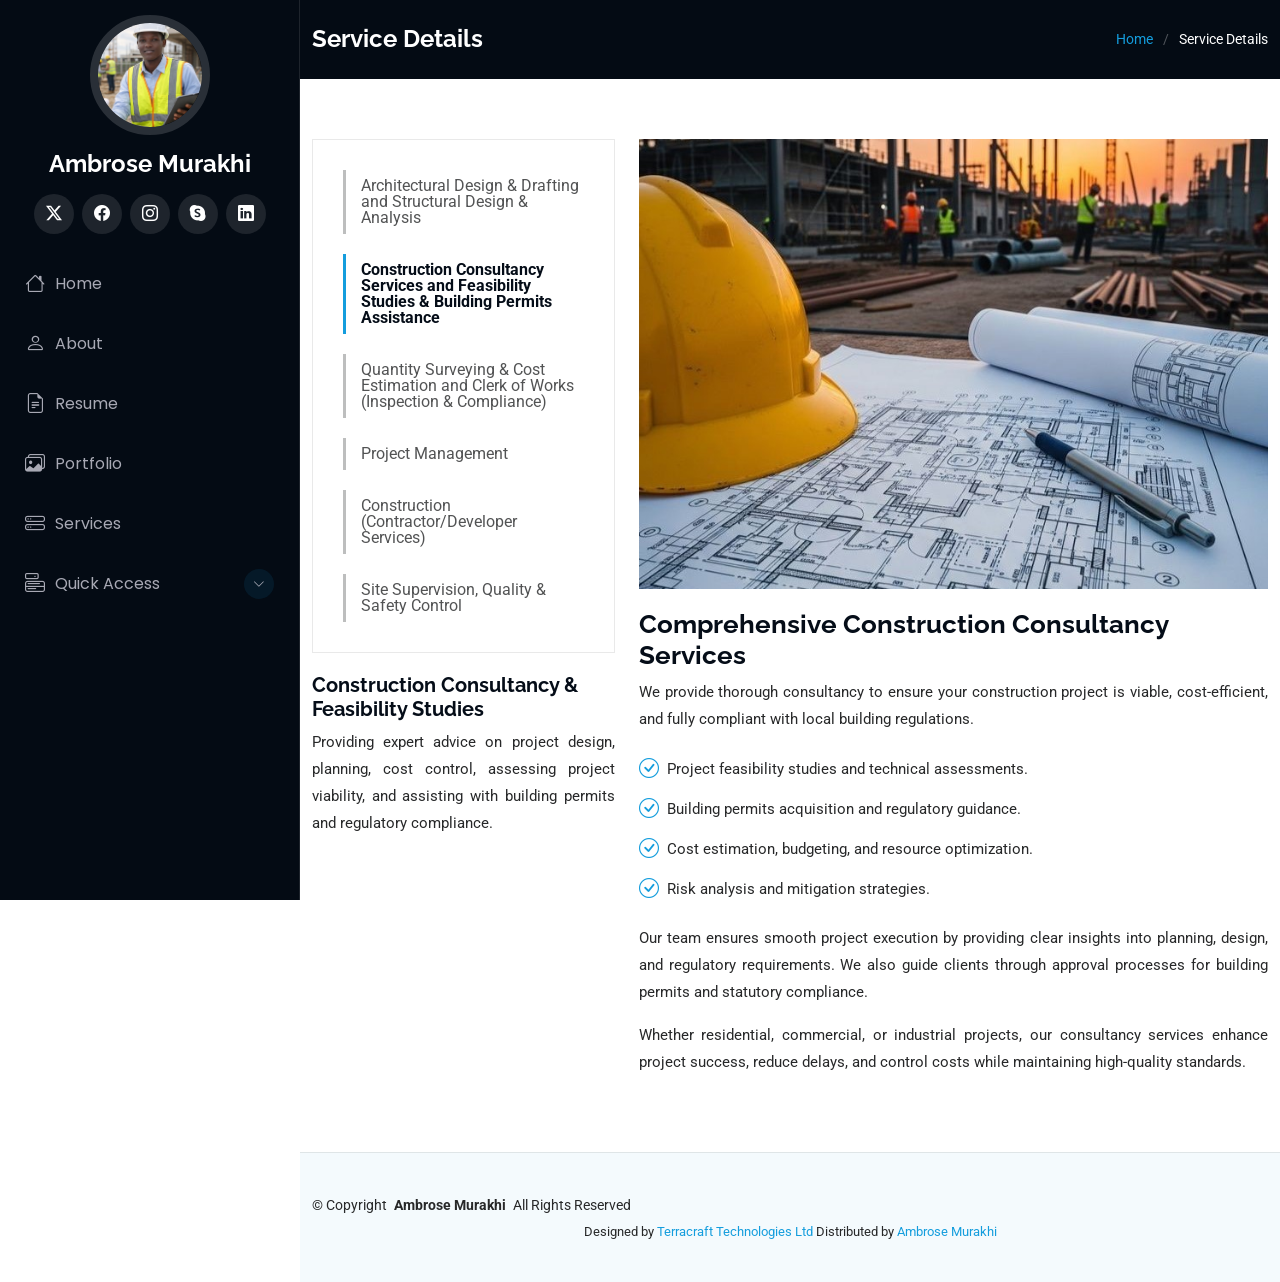
<file: Construction consultancy services.html>
<!DOCTYPE html>
<html lang="en">

<head>
  <meta charset="utf-8">
  <meta content="width=device-width, initial-scale=1.0" name="viewport">
  <title>Service Details - Ambrose Murakhi</title>
  <meta content="" name="description">
  <meta content="" name="keywords">

  <!-- Favicons -->
  <link href="assets/img/favicon.png" rel="icon">
  <link href="assets/img/apple-touch-icon.png" rel="apple-touch-icon">

  <!-- Fonts -->
  <link href="https://fonts.googleapis.com" rel="preconnect">
  <link href="https://fonts.gstatic.com" rel="preconnect" crossorigin>
  <link href="https://fonts.googleapis.com/css2?family=Roboto:ital,wght@0,100;0,300;0,400;0,500;0,700;0,900;1,100;1,300;1,400;1,500;1,700;1,900&family=Poppins:ital,wght@0,100;0,200;0,300;0,400;0,500;0,600;0,700;0,800;0,900;1,100;1,200;1,300;1,400;1,500;1,600;1,700;1,800;1,900&family=Raleway:ital,wght@0,100;0,200;0,300;0,400;0,500;0,600;0,700;0,800;0,900;1,100;1,200;1,300;1,400;1,500;1,600;1,700;1,800;1,900&display=swap" rel="stylesheet">

  <!-- Vendor CSS Files -->
  <link href="assets/vendor/bootstrap/css/bootstrap.min.css" rel="stylesheet">
  <link href="assets/vendor/bootstrap-icons/bootstrap-icons.css" rel="stylesheet">
  <link href="assets/vendor/aos/aos.css" rel="stylesheet">
  <link href="assets/vendor/glightbox/css/glightbox.min.css" rel="stylesheet">
  <link href="assets/vendor/swiper/swiper-bundle.min.css" rel="stylesheet">

  <!-- Main CSS File -->
  <link href="assets/css/main.css" rel="stylesheet">

  <!-- =======================================================
  * Template Name: iPortfolio
  * Template URL: https://bootstrapmade.com/iportfolio-bootstrap-portfolio-websites-template/
  * Updated: Jun 29 2024 with Bootstrap v5.3.3
  * Author: BootstrapMade.com
  * License: https://bootstrapmade.com/license/
  ======================================================== -->
</head>

<body class="service-details-page">

  <header id="header" class="header dark-background d-flex flex-column">
    <i class="header-toggle d-xl-none bi bi-list"></i>

    <div class="profile-img">
      <img src="assets/img/my-profile-img.jpg" alt="" class="img-fluid rounded-circle">
    </div>

    <a href="index.html" class="logo d-flex align-items-center justify-content-center">
      <!-- Uncomment the line below if you also wish to use an image logo -->
      <!-- <img src="assets/img/logo.png" alt=""> -->
      <h1 class="sitename">Ambrose Murakhi</h1>
    </a>

    <div class="social-links text-center">
      <a href="#" class="twitter"><i class="bi bi-twitter-x"></i></a>
      <a href="#" class="facebook"><i class="bi bi-facebook"></i></a>
      <a href="#" class="instagram"><i class="bi bi-instagram"></i></a>
      <a href="#" class="google-plus"><i class="bi bi-skype"></i></a>
      <a href="#" class="linkedin"><i class="bi bi-linkedin"></i></a>
    </div>

    <nav id="navmenu" class="navmenu">
      <ul>
        <li><a href="#hero"><i class="bi bi-house navicon"></i>Home</a></li>
        <li><a href="#about"><i class="bi bi-person navicon"></i> About</a></li>
        <li><a href="#resume"><i class="bi bi-file-earmark-text navicon"></i> Resume</a></li>
        <li><a href="#portfolio"><i class="bi bi-images navicon"></i> Portfolio</a></li>
        <li><a href="#services"><i class="bi bi-hdd-stack navicon"></i> Services</a></li>
         <li class="dropdown">
  <a href="#">
    <i class="bi bi-menu-button navicon"></i>
    <span>Quick Access</span>
    <i class="bi bi-chevron-down toggle-dropdown"></i>
  </a>

  <ul>
    <li><a href="#about">About Me</a></li>
    <li><a href="#resume">My Resume</a></li>
    <li><a href="#portfolio">My Projects</a></li>

    <li class="dropdown">
      <a href="#">
        <span>More Sections</span>
        <i class="bi bi-chevron-down toggle-dropdown"></i>
      </a>
      <ul>
        <li><a href="#services">Services</a></li>
        <li><a href="#testimonials">Testimonials</a></li>
        <li><a href="#contact">Contact Me</a></li>
      </ul>
    </li>
        <li><a href="#contact"><i class="bi bi-envelope navicon"></i> Contact</a></li>
      </ul>
    </nav>

  </header>

  <main class="main">

    <!-- Page Title -->
    <div class="page-title dark-background">
      <div class="container d-lg-flex justify-content-between align-items-center">
        <h1 class="mb-2 mb-lg-0">Service Details</h1>
        <nav class="breadcrumbs">
          <ol>
            <li><a href="index.html">Home</a></li>
            <li class="current">Service Details</li>
          </ol>
        </nav>
      </div>
    </div><!-- End Page Title -->

  <!-- ======= Service Details Section ======= -->
  <section id="service-details" class="service-details section">
    <div class="container">
      <div class="row gy-4">

        <!-- Service List -->
        <div class="col-lg-4" data-aos="fade-up" data-aos-delay="100">
          <div class="services-list">
            <a href="architectural design.html">Architectural Design & Drafting and Structural Design & Analysis</a>
            <a href="Construction consultancy services.html" class="active">Construction Consultancy Services and Feasibility Studies & Building Permits Assistance</a>
            <a href="Quantity Surveying & Cost Estimation.html">Quantity Surveying & Cost Estimation and Clerk of Works (Inspection & Compliance)</a>
            <a href="Project Management.html">Project Management</a>
            <a href="Contractor&Developer Services.html">Construction (Contractor/Developer Services)</a>
            <a href="Site Supervision, Quality & Safety Control.html">Site Supervision, Quality & Safety Control</a>
          </div>
          <h4>Construction Consultancy & Feasibility Studies</h4>
          <p>Providing expert advice on project design, planning, cost control, assessing project viability, and assisting with building permits and regulatory compliance.</p>
        </div>

        <!-- Main Content -->
        <div class="col-lg-8" data-aos="fade-up" data-aos-delay="200">
          <img src="assets/img/quantity surveying1.jpg" alt="Construction Consultancy" class="img-fluid services-img">
          <h3>Comprehensive Construction Consultancy Services</h3>
          <p>We provide thorough consultancy to ensure your construction project is viable, cost-efficient, and fully compliant with local building regulations.</p>
          <ul>
            <li><i class="bi bi-check-circle"></i> Project feasibility studies and technical assessments.</li>
            <li><i class="bi bi-check-circle"></i> Building permits acquisition and regulatory guidance.</li>
            <li><i class="bi bi-check-circle"></i> Cost estimation, budgeting, and resource optimization.</li>
            <li><i class="bi bi-check-circle"></i> Risk analysis and mitigation strategies.</li>
          </ul>
          <p>Our team ensures smooth project execution by providing clear insights into planning, design, and regulatory requirements. We also guide clients through approval processes for building permits and statutory compliance.</p>
          <p>Whether residential, commercial, or industrial projects, our consultancy services enhance project success, reduce delays, and control costs while maintaining high-quality standards.</p>
        </div>
          
      </div>
    </div>
  </section><!-- End Service Details Section -->

  </main>

  <footer id="footer" class="footer position-relative light-background">

    <div class="container">
      <div class="copyright text-center ">
        <p>© <span>Copyright</span> <strong class="px-1 sitename">Ambrose Murakhi</strong> <span>All Rights Reserved</span></p>
      </div>
      <div class="credits">
        <!-- All the links in the footer should remain intact. -->
        <!-- You can delete the links only if you've purchased the pro version. -->
        <!-- Licensing information: https://bootstrapmade.com/license/ -->
        <!-- Purchase the pro version with working PHP/AJAX contact form: [buy-url] -->
        Designed by <a href="https://bootstrapmade.com/">Terracraft Technologies Ltd</a> Distributed by <a href="https://themewagon.com">Ambrose Murakhi</a>
      </div>
    </div>

  </footer>

  <!-- Scroll Top -->
  <a href="#" id="scroll-top" class="scroll-top d-flex align-items-center justify-content-center"><i class="bi bi-arrow-up-short"></i></a>

  <!-- Preloader -->
  <div id="preloader"></div>

  <!-- Vendor JS Files -->
  <script src="assets/vendor/bootstrap/js/bootstrap.bundle.min.js"></script>
  <script src="assets/vendor/php-email-form/validate.js"></script>
  <script src="assets/vendor/aos/aos.js"></script>
  <script src="assets/vendor/typed.js/typed.umd.js"></script>
  <script src="assets/vendor/purecounter/purecounter_vanilla.js"></script>
  <script src="assets/vendor/waypoints/noframework.waypoints.js"></script>
  <script src="assets/vendor/glightbox/js/glightbox.min.js"></script>
  <script src="assets/vendor/imagesloaded/imagesloaded.pkgd.min.js"></script>
  <script src="assets/vendor/isotope-layout/isotope.pkgd.min.js"></script>
  <script src="assets/vendor/swiper/swiper-bundle.min.js"></script>

  <!-- Main JS File -->
  <script src="assets/js/main.js"></script>

</body>

</html>
</file>
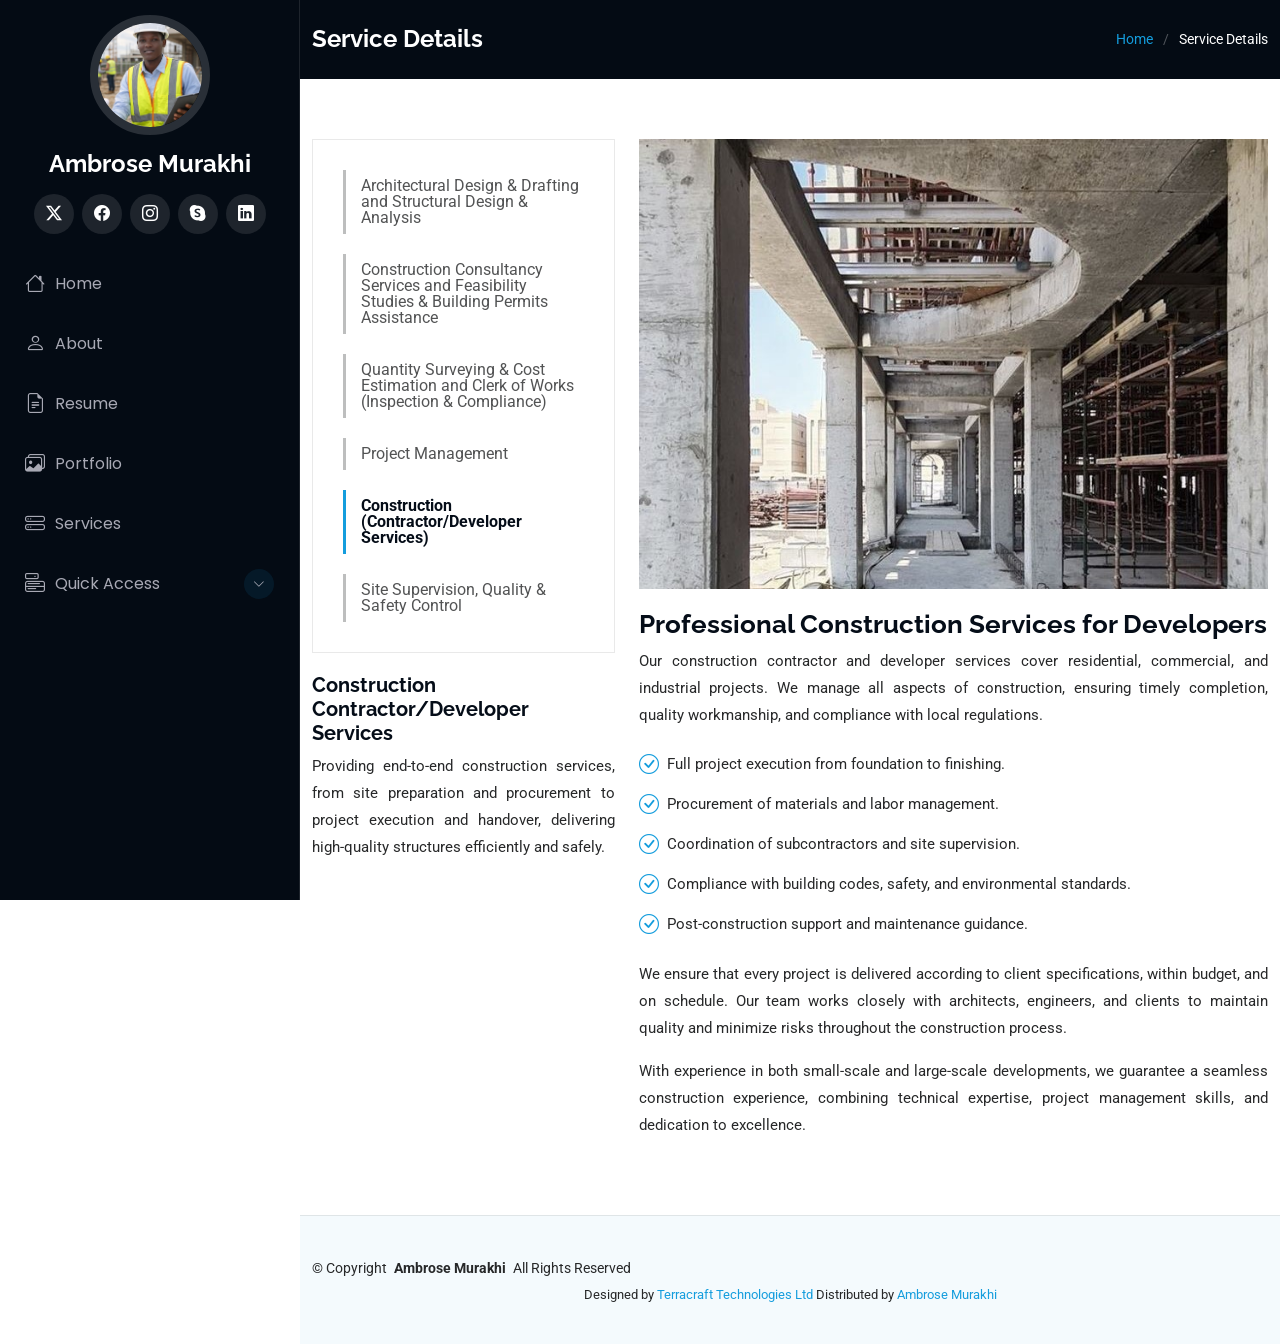
<file: Contractor&Developer Services.html>
<!DOCTYPE html>
<html lang="en">

<head>
  <meta charset="utf-8">
  <meta content="width=device-width, initial-scale=1.0" name="viewport">
  <title>Service Details - Ambrose Murakhi</title>
  <meta content="" name="description">
  <meta content="" name="keywords">

  <!-- Favicons -->
  <link href="assets/img/favicon.png" rel="icon">
  <link href="assets/img/apple-touch-icon.png" rel="apple-touch-icon">

  <!-- Fonts -->
  <link href="https://fonts.googleapis.com" rel="preconnect">
  <link href="https://fonts.gstatic.com" rel="preconnect" crossorigin>
  <link href="https://fonts.googleapis.com/css2?family=Roboto:ital,wght@0,100;0,300;0,400;0,500;0,700;0,900;1,100;1,300;1,400;1,500;1,700;1,900&family=Poppins:ital,wght@0,100;0,200;0,300;0,400;0,500;0,600;0,700;0,800;0,900;1,100;1,200;1,300;1,400;1,500;1,600;1,700;1,800;1,900&family=Raleway:ital,wght@0,100;0,200;0,300;0,400;0,500;0,600;0,700;0,800;0,900;1,100;1,200;1,300;1,400;1,500;1,600;1,700;1,800;1,900&display=swap" rel="stylesheet">

  <!-- Vendor CSS Files -->
  <link href="assets/vendor/bootstrap/css/bootstrap.min.css" rel="stylesheet">
  <link href="assets/vendor/bootstrap-icons/bootstrap-icons.css" rel="stylesheet">
  <link href="assets/vendor/aos/aos.css" rel="stylesheet">
  <link href="assets/vendor/glightbox/css/glightbox.min.css" rel="stylesheet">
  <link href="assets/vendor/swiper/swiper-bundle.min.css" rel="stylesheet">

  <!-- Main CSS File -->
  <link href="assets/css/main.css" rel="stylesheet">

  <!-- =======================================================
  * Template Name: iPortfolio
  * Template URL: https://bootstrapmade.com/iportfolio-bootstrap-portfolio-websites-template/
  * Updated: Jun 29 2024 with Bootstrap v5.3.3
  * Author: BootstrapMade.com
  * License: https://bootstrapmade.com/license/
  ======================================================== -->
</head>

<body class="service-details-page">

  <header id="header" class="header dark-background d-flex flex-column">
    <i class="header-toggle d-xl-none bi bi-list"></i>

    <div class="profile-img">
      <img src="assets/img/my-profile-img.jpg" alt="" class="img-fluid rounded-circle">
    </div>

    <a href="index.html" class="logo d-flex align-items-center justify-content-center">
      <!-- Uncomment the line below if you also wish to use an image logo -->
      <!-- <img src="assets/img/logo.png" alt=""> -->
      <h1 class="sitename">Ambrose Murakhi</h1>
    </a>

    <div class="social-links text-center">
      <a href="#" class="twitter"><i class="bi bi-twitter-x"></i></a>
      <a href="#" class="facebook"><i class="bi bi-facebook"></i></a>
      <a href="#" class="instagram"><i class="bi bi-instagram"></i></a>
      <a href="#" class="google-plus"><i class="bi bi-skype"></i></a>
      <a href="#" class="linkedin"><i class="bi bi-linkedin"></i></a>
    </div>

    <nav id="navmenu" class="navmenu">
      <ul>
        <li><a href="#hero"><i class="bi bi-house navicon"></i>Home</a></li>
        <li><a href="#about"><i class="bi bi-person navicon"></i> About</a></li>
        <li><a href="#resume"><i class="bi bi-file-earmark-text navicon"></i> Resume</a></li>
        <li><a href="#portfolio"><i class="bi bi-images navicon"></i> Portfolio</a></li>
        <li><a href="#services"><i class="bi bi-hdd-stack navicon"></i> Services</a></li>
         <li class="dropdown">
  <a href="#">
    <i class="bi bi-menu-button navicon"></i>
    <span>Quick Access</span>
    <i class="bi bi-chevron-down toggle-dropdown"></i>
  </a>

  <ul>
    <li><a href="#about">About Me</a></li>
    <li><a href="#resume">My Resume</a></li>
    <li><a href="#portfolio">My Projects</a></li>

    <li class="dropdown">
      <a href="#">
        <span>More Sections</span>
        <i class="bi bi-chevron-down toggle-dropdown"></i>
      </a>
      <ul>
        <li><a href="#services">Services</a></li>
        <li><a href="#testimonials">Testimonials</a></li>
        <li><a href="#contact">Contact Me</a></li>
      </ul>
    </li>
        <li><a href="#contact"><i class="bi bi-envelope navicon"></i> Contact</a></li>
      </ul>
    </nav>

  </header>

  <main class="main">

    <!-- Page Title -->
    <div class="page-title dark-background">
      <div class="container d-lg-flex justify-content-between align-items-center">
        <h1 class="mb-2 mb-lg-0">Service Details</h1>
        <nav class="breadcrumbs">
          <ol>
            <li><a href="index.html">Home</a></li>
            <li class="current">Service Details</li>
          </ol>
        </nav>
      </div>
    </div><!-- End Page Title -->

  <!-- ======= Service Details Section ======= -->
  <section id="service-details" class="service-details section">
    <div class="container">
      <div class="row gy-4">

        <!-- Service List -->
        <div class="col-lg-4" data-aos="fade-up" data-aos-delay="100">
          <div class="services-list">
            <a href="architectural design.html">Architectural Design & Drafting and Structural Design & Analysis</a>
            <a href="Construction consultancy services.html">Construction Consultancy Services and Feasibility Studies & Building Permits Assistance</a>
            <a href="Quantity Surveying & Cost Estimation.html">Quantity Surveying & Cost Estimation and Clerk of Works (Inspection & Compliance)</a>
            <a href="Project Management.html">Project Management</a>
            <a href="Contractor&Developer Services.html" class="active">Construction (Contractor/Developer Services)</a>
            <a href="Site Supervision, Quality & Safety Control.html">Site Supervision, Quality & Safety Control</a>
          </div>
         <h4>Construction Contractor/Developer Services</h4>
          <p>Providing end-to-end construction services, from site preparation and procurement to project execution and handover, delivering high-quality structures efficiently and safely.</p>
        </div>

        <!-- Main Content -->
        <div class="col-lg-8" data-aos="fade-up" data-aos-delay="200">
          <img src="assets/img/contract services.jpg" alt="Construction Services" class="img-fluid services-img">
          <h3>Professional Construction Services for Developers</h3>
          <p>Our construction contractor and developer services cover residential, commercial, and industrial projects. We manage all aspects of construction, ensuring timely completion, quality workmanship, and compliance with local regulations.</p>
          <ul>
            <li><i class="bi bi-check-circle"></i> Full project execution from foundation to finishing.</li>
            <li><i class="bi bi-check-circle"></i> Procurement of materials and labor management.</li>
            <li><i class="bi bi-check-circle"></i> Coordination of subcontractors and site supervision.</li>
            <li><i class="bi bi-check-circle"></i> Compliance with building codes, safety, and environmental standards.</li>
            <li><i class="bi bi-check-circle"></i> Post-construction support and maintenance guidance.</li>
          </ul>
          <p>We ensure that every project is delivered according to client specifications, within budget, and on schedule. Our team works closely with architects, engineers, and clients to maintain quality and minimize risks throughout the construction process.</p>
          <p>With experience in both small-scale and large-scale developments, we guarantee a seamless construction experience, combining technical expertise, project management skills, and dedication to excellence.</p>
        </div>
          
      </div>
    </div>
  </section><!-- End Service Details Section -->

  </main>

  <footer id="footer" class="footer position-relative light-background">

    <div class="container">
      <div class="copyright text-center ">
        <p>© <span>Copyright</span> <strong class="px-1 sitename">Ambrose Murakhi</strong> <span>All Rights Reserved</span></p>
      </div>
      <div class="credits">
        <!-- All the links in the footer should remain intact. -->
        <!-- You can delete the links only if you've purchased the pro version. -->
        <!-- Licensing information: https://bootstrapmade.com/license/ -->
        <!-- Purchase the pro version with working PHP/AJAX contact form: [buy-url] -->
        Designed by <a href="https://bootstrapmade.com/">Terracraft Technologies Ltd</a> Distributed by <a href="https://themewagon.com">Ambrose Murakhi</a>
      </div>
    </div>

  </footer>

  <!-- Scroll Top -->
  <a href="#" id="scroll-top" class="scroll-top d-flex align-items-center justify-content-center"><i class="bi bi-arrow-up-short"></i></a>

  <!-- Preloader -->
  <div id="preloader"></div>

  <!-- Vendor JS Files -->
  <script src="assets/vendor/bootstrap/js/bootstrap.bundle.min.js"></script>
  <script src="assets/vendor/php-email-form/validate.js"></script>
  <script src="assets/vendor/aos/aos.js"></script>
  <script src="assets/vendor/typed.js/typed.umd.js"></script>
  <script src="assets/vendor/purecounter/purecounter_vanilla.js"></script>
  <script src="assets/vendor/waypoints/noframework.waypoints.js"></script>
  <script src="assets/vendor/glightbox/js/glightbox.min.js"></script>
  <script src="assets/vendor/imagesloaded/imagesloaded.pkgd.min.js"></script>
  <script src="assets/vendor/isotope-layout/isotope.pkgd.min.js"></script>
  <script src="assets/vendor/swiper/swiper-bundle.min.js"></script>

  <!-- Main JS File -->
  <script src="assets/js/main.js"></script>

</body>

</html>
</file>
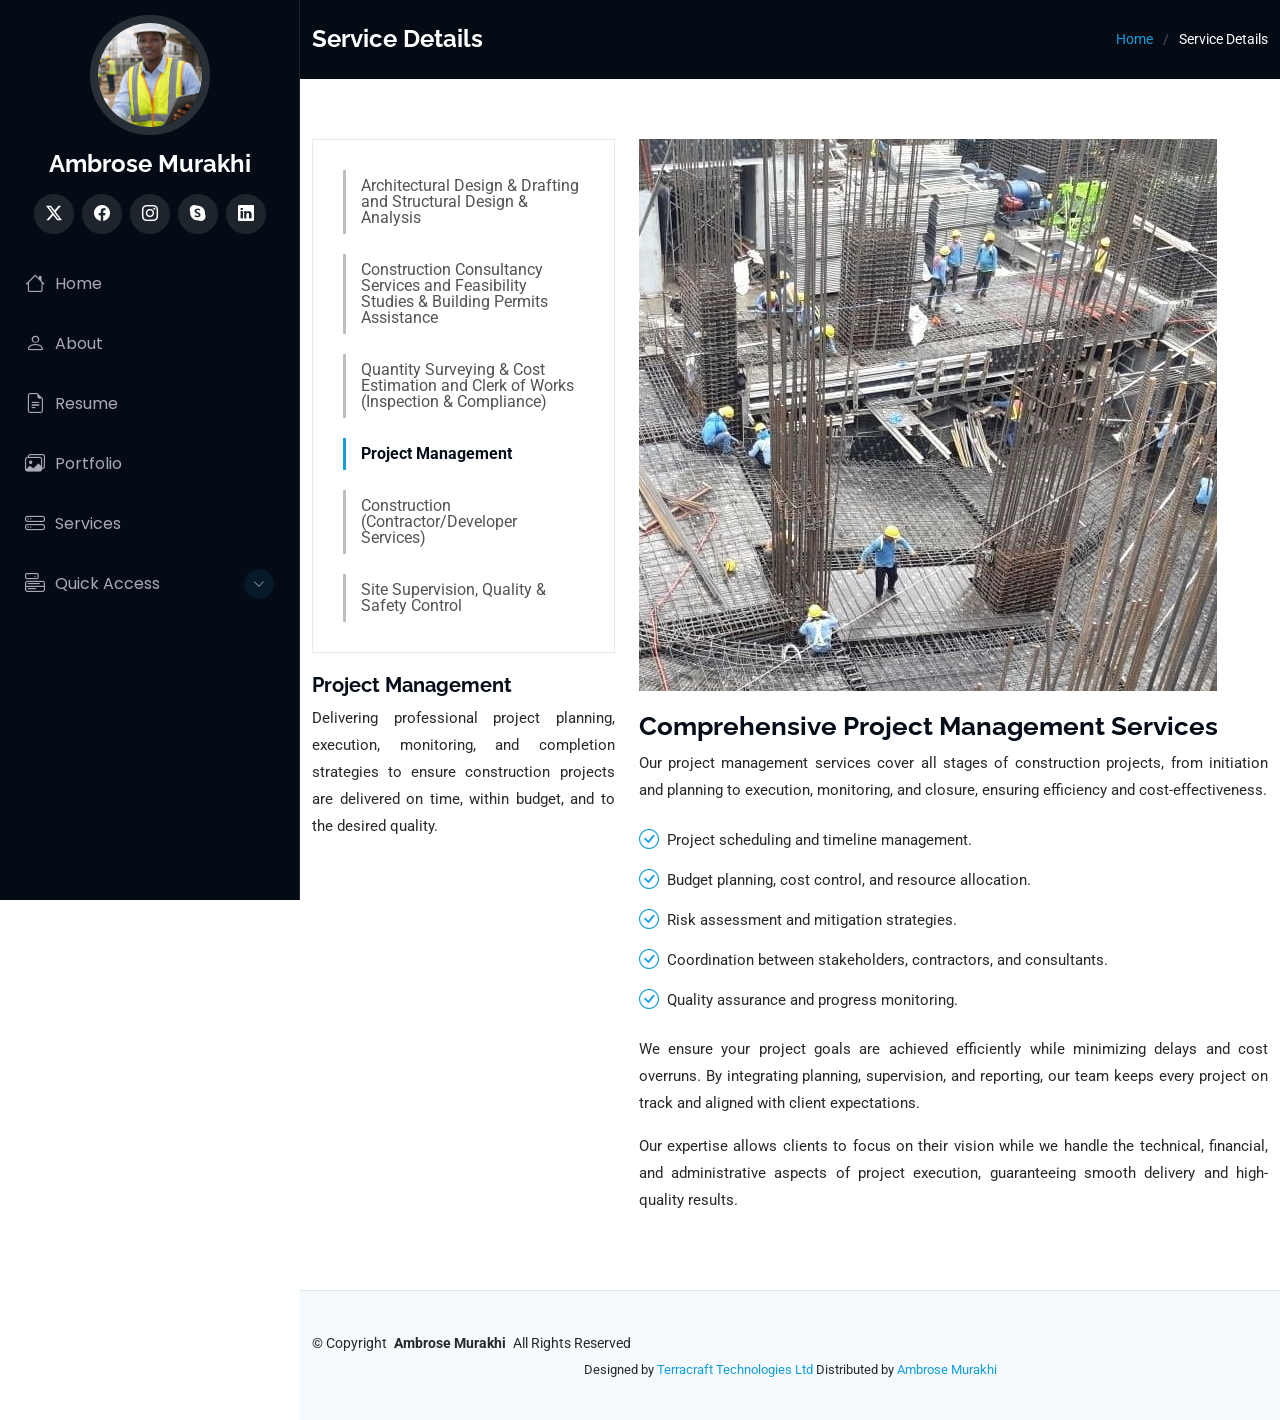
<file: Project Management.html>
<!DOCTYPE html>
<html lang="en">

<head>
  <meta charset="utf-8">
  <meta content="width=device-width, initial-scale=1.0" name="viewport">
  <title>Service Details - Ambrose Murakhi</title>
  <meta content="" name="description">
  <meta content="" name="keywords">

  <!-- Favicons -->
  <link href="assets/img/favicon.png" rel="icon">
  <link href="assets/img/apple-touch-icon.png" rel="apple-touch-icon">

  <!-- Fonts -->
  <link href="https://fonts.googleapis.com" rel="preconnect">
  <link href="https://fonts.gstatic.com" rel="preconnect" crossorigin>
  <link href="https://fonts.googleapis.com/css2?family=Roboto:ital,wght@0,100;0,300;0,400;0,500;0,700;0,900;1,100;1,300;1,400;1,500;1,700;1,900&family=Poppins:ital,wght@0,100;0,200;0,300;0,400;0,500;0,600;0,700;0,800;0,900;1,100;1,200;1,300;1,400;1,500;1,600;1,700;1,800;1,900&family=Raleway:ital,wght@0,100;0,200;0,300;0,400;0,500;0,600;0,700;0,800;0,900;1,100;1,200;1,300;1,400;1,500;1,600;1,700;1,800;1,900&display=swap" rel="stylesheet">

  <!-- Vendor CSS Files -->
  <link href="assets/vendor/bootstrap/css/bootstrap.min.css" rel="stylesheet">
  <link href="assets/vendor/bootstrap-icons/bootstrap-icons.css" rel="stylesheet">
  <link href="assets/vendor/aos/aos.css" rel="stylesheet">
  <link href="assets/vendor/glightbox/css/glightbox.min.css" rel="stylesheet">
  <link href="assets/vendor/swiper/swiper-bundle.min.css" rel="stylesheet">

  <!-- Main CSS File -->
  <link href="assets/css/main.css" rel="stylesheet">

  <!-- =======================================================
  * Template Name: iPortfolio
  * Template URL: https://bootstrapmade.com/iportfolio-bootstrap-portfolio-websites-template/
  * Updated: Jun 29 2024 with Bootstrap v5.3.3
  * Author: BootstrapMade.com
  * License: https://bootstrapmade.com/license/
  ======================================================== -->
</head>

<body class="service-details-page">

  <header id="header" class="header dark-background d-flex flex-column">
    <i class="header-toggle d-xl-none bi bi-list"></i>

    <div class="profile-img">
      <img src="assets/img/my-profile-img.jpg" alt="" class="img-fluid rounded-circle">
    </div>

    <a href="index.html" class="logo d-flex align-items-center justify-content-center">
      <!-- Uncomment the line below if you also wish to use an image logo -->
      <!-- <img src="assets/img/logo.png" alt=""> -->
      <h1 class="sitename">Ambrose Murakhi</h1>
    </a>

    <div class="social-links text-center">
      <a href="#" class="twitter"><i class="bi bi-twitter-x"></i></a>
      <a href="#" class="facebook"><i class="bi bi-facebook"></i></a>
      <a href="#" class="instagram"><i class="bi bi-instagram"></i></a>
      <a href="#" class="google-plus"><i class="bi bi-skype"></i></a>
      <a href="#" class="linkedin"><i class="bi bi-linkedin"></i></a>
    </div>

    <nav id="navmenu" class="navmenu">
      <ul>
        <li><a href="#hero"><i class="bi bi-house navicon"></i>Home</a></li>
        <li><a href="#about"><i class="bi bi-person navicon"></i> About</a></li>
        <li><a href="#resume"><i class="bi bi-file-earmark-text navicon"></i> Resume</a></li>
        <li><a href="#portfolio"><i class="bi bi-images navicon"></i> Portfolio</a></li>
        <li><a href="#services"><i class="bi bi-hdd-stack navicon"></i> Services</a></li>
         <li class="dropdown">
  <a href="#">
    <i class="bi bi-menu-button navicon"></i>
    <span>Quick Access</span>
    <i class="bi bi-chevron-down toggle-dropdown"></i>
  </a>

  <ul>
    <li><a href="#about">About Me</a></li>
    <li><a href="#resume">My Resume</a></li>
    <li><a href="#portfolio">My Projects</a></li>

    <li class="dropdown">
      <a href="#">
        <span>More Sections</span>
        <i class="bi bi-chevron-down toggle-dropdown"></i>
      </a>
      <ul>
        <li><a href="#services">Services</a></li>
        <li><a href="#testimonials">Testimonials</a></li>
        <li><a href="#contact">Contact Me</a></li>
      </ul>
    </li>
        <li><a href="#contact"><i class="bi bi-envelope navicon"></i> Contact</a></li>
      </ul>
    </nav>

  </header>

  <main class="main">

    <!-- Page Title -->
    <div class="page-title dark-background">
      <div class="container d-lg-flex justify-content-between align-items-center">
        <h1 class="mb-2 mb-lg-0">Service Details</h1>
        <nav class="breadcrumbs">
          <ol>
            <li><a href="index.html">Home</a></li>
            <li class="current">Service Details</li>
          </ol>
        </nav>
      </div>
    </div><!-- End Page Title -->

  <!-- ======= Service Details Section ======= -->
  <section id="service-details" class="service-details section">
    <div class="container">
      <div class="row gy-4">

        <!-- Service List -->
        <div class="col-lg-4" data-aos="fade-up" data-aos-delay="100">
          <div class="services-list">
            <a href="architectural design.html">Architectural Design & Drafting and Structural Design & Analysis</a>
            <a href="Construction consultancy services.html">Construction Consultancy Services and Feasibility Studies & Building Permits Assistance</a>
            <a href="Quantity Surveying & Cost Estimation.html">Quantity Surveying & Cost Estimation and Clerk of Works (Inspection & Compliance)</a>
            <a href="Project Management.html" class="active">Project Management</a>
            <a href="Contractor&Developer Services.html">Construction (Contractor/Developer Services)</a>
            <a href="Site Supervision, Quality & Safety Control.html">Site Supervision, Quality & Safety Control</a>  
        </div>
         <h4>Project Management</h4>
          <p>Delivering professional project planning, execution, monitoring, and completion strategies to ensure construction projects are delivered on time, within budget, and to the desired quality.</p>
        </div>

        <!-- Main Content -->
        <div class="col-lg-8" data-aos="fade-up" data-aos-delay="200">
          <img src="assets/img/project .jpg" alt="Project Management" class="img-fluid services-img">
          <h3>Comprehensive Project Management Services</h3>
          <p>Our project management services cover all stages of construction projects, from initiation and planning to execution, monitoring, and closure, ensuring efficiency and cost-effectiveness.</p>
          <ul>
            <li><i class="bi bi-check-circle"></i> Project scheduling and timeline management.</li>
            <li><i class="bi bi-check-circle"></i> Budget planning, cost control, and resource allocation.</li>
            <li><i class="bi bi-check-circle"></i> Risk assessment and mitigation strategies.</li>
            <li><i class="bi bi-check-circle"></i> Coordination between stakeholders, contractors, and consultants.</li>
            <li><i class="bi bi-check-circle"></i> Quality assurance and progress monitoring.</li>
          </ul>
          <p>We ensure your project goals are achieved efficiently while minimizing delays and cost overruns. By integrating planning, supervision, and reporting, our team keeps every project on track and aligned with client expectations.</p>
          <p>Our expertise allows clients to focus on their vision while we handle the technical, financial, and administrative aspects of project execution, guaranteeing smooth delivery and high-quality results.</p>
        </div>
          
      </div>
    </div>
  </section><!-- End Service Details Section -->

  </main>

  <footer id="footer" class="footer position-relative light-background">

    <div class="container">
      <div class="copyright text-center ">
        <p>© <span>Copyright</span> <strong class="px-1 sitename">Ambrose Murakhi</strong> <span>All Rights Reserved</span></p>
      </div>
      <div class="credits">
        <!-- All the links in the footer should remain intact. -->
        <!-- You can delete the links only if you've purchased the pro version. -->
        <!-- Licensing information: https://bootstrapmade.com/license/ -->
        <!-- Purchase the pro version with working PHP/AJAX contact form: [buy-url] -->
        Designed by <a href="https://bootstrapmade.com/">Terracraft Technologies Ltd</a> Distributed by <a href="https://themewagon.com">Ambrose Murakhi</a>
      </div>
    </div>

  </footer>

  <!-- Scroll Top -->
  <a href="#" id="scroll-top" class="scroll-top d-flex align-items-center justify-content-center"><i class="bi bi-arrow-up-short"></i></a>

  <!-- Preloader -->
  <div id="preloader"></div>

  <!-- Vendor JS Files -->
  <script src="assets/vendor/bootstrap/js/bootstrap.bundle.min.js"></script>
  <script src="assets/vendor/php-email-form/validate.js"></script>
  <script src="assets/vendor/aos/aos.js"></script>
  <script src="assets/vendor/typed.js/typed.umd.js"></script>
  <script src="assets/vendor/purecounter/purecounter_vanilla.js"></script>
  <script src="assets/vendor/waypoints/noframework.waypoints.js"></script>
  <script src="assets/vendor/glightbox/js/glightbox.min.js"></script>
  <script src="assets/vendor/imagesloaded/imagesloaded.pkgd.min.js"></script>
  <script src="assets/vendor/isotope-layout/isotope.pkgd.min.js"></script>
  <script src="assets/vendor/swiper/swiper-bundle.min.js"></script>

  <!-- Main JS File -->
  <script src="assets/js/main.js"></script>

</body>

</html>
</file>
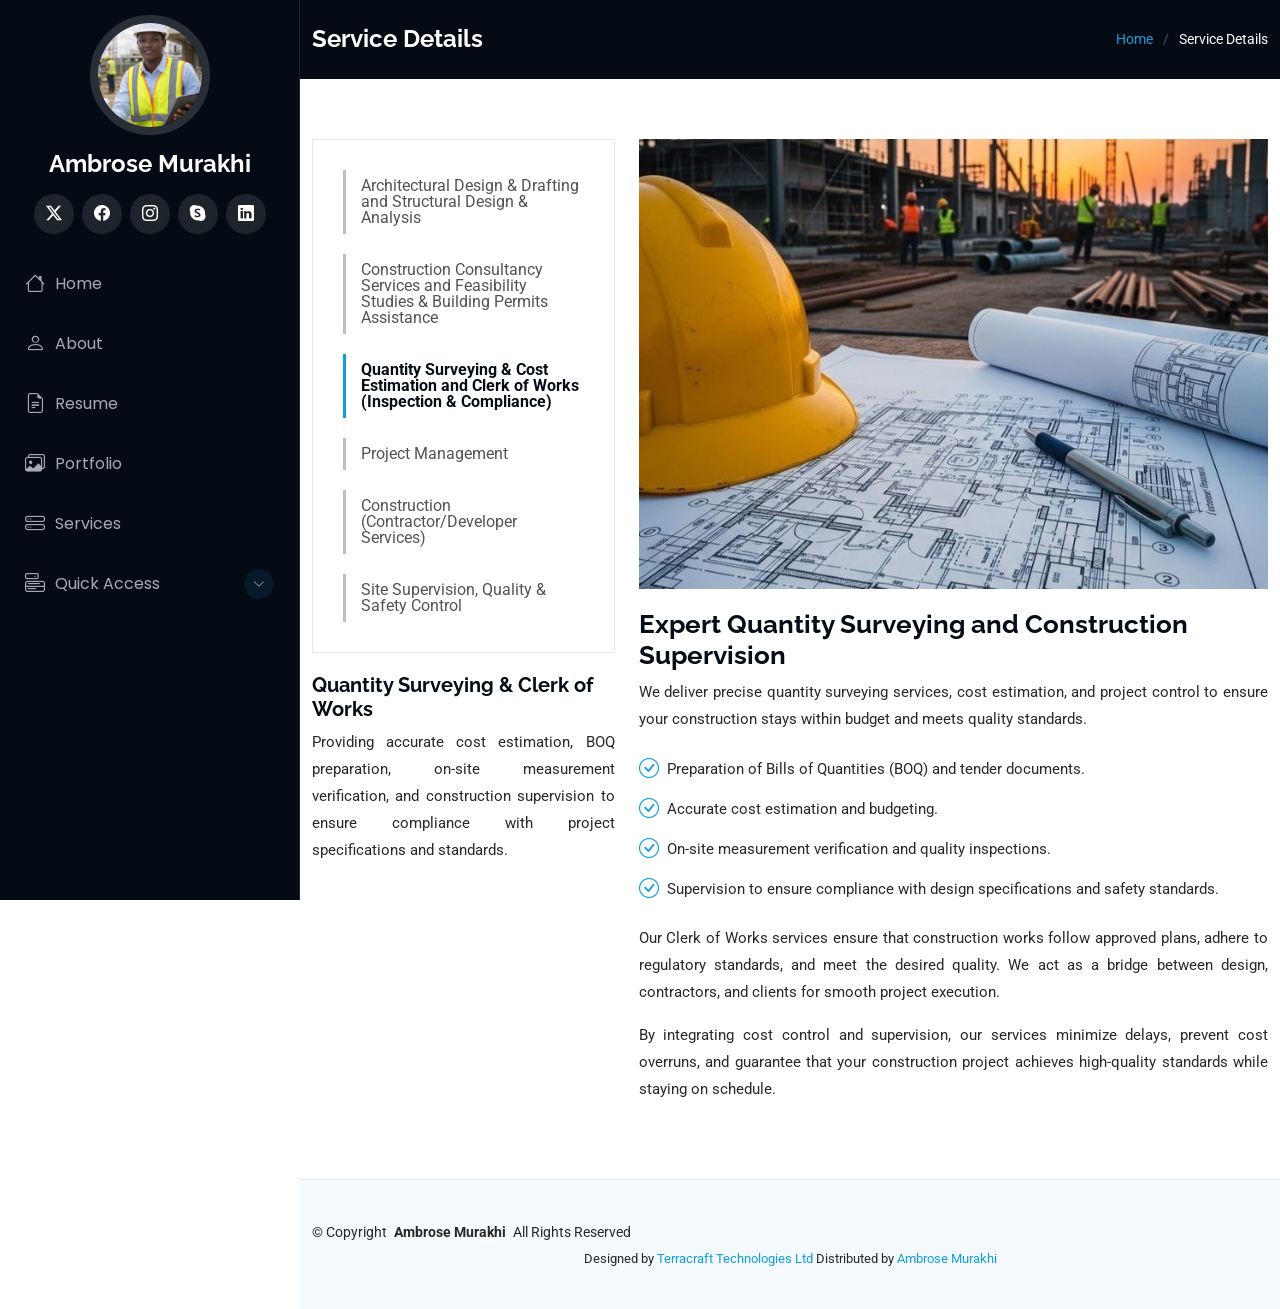
<file: Quantity Surveying & Cost Estimation.html>
<!DOCTYPE html>
<html lang="en">

<head>
  <meta charset="utf-8">
  <meta content="width=device-width, initial-scale=1.0" name="viewport">
  <title>Service Details - Ambrose Murakhi</title>
  <meta content="" name="description">
  <meta content="" name="keywords">

  <!-- Favicons -->
  <link href="assets/img/favicon.png" rel="icon">
  <link href="assets/img/apple-touch-icon.png" rel="apple-touch-icon">

  <!-- Fonts -->
  <link href="https://fonts.googleapis.com" rel="preconnect">
  <link href="https://fonts.gstatic.com" rel="preconnect" crossorigin>
  <link href="https://fonts.googleapis.com/css2?family=Roboto:ital,wght@0,100;0,300;0,400;0,500;0,700;0,900;1,100;1,300;1,400;1,500;1,700;1,900&family=Poppins:ital,wght@0,100;0,200;0,300;0,400;0,500;0,600;0,700;0,800;0,900;1,100;1,200;1,300;1,400;1,500;1,600;1,700;1,800;1,900&family=Raleway:ital,wght@0,100;0,200;0,300;0,400;0,500;0,600;0,700;0,800;0,900;1,100;1,200;1,300;1,400;1,500;1,600;1,700;1,800;1,900&display=swap" rel="stylesheet">

  <!-- Vendor CSS Files -->
  <link href="assets/vendor/bootstrap/css/bootstrap.min.css" rel="stylesheet">
  <link href="assets/vendor/bootstrap-icons/bootstrap-icons.css" rel="stylesheet">
  <link href="assets/vendor/aos/aos.css" rel="stylesheet">
  <link href="assets/vendor/glightbox/css/glightbox.min.css" rel="stylesheet">
  <link href="assets/vendor/swiper/swiper-bundle.min.css" rel="stylesheet">

  <!-- Main CSS File -->
  <link href="assets/css/main.css" rel="stylesheet">

  <!-- =======================================================
  * Template Name: iPortfolio
  * Template URL: https://bootstrapmade.com/iportfolio-bootstrap-portfolio-websites-template/
  * Updated: Jun 29 2024 with Bootstrap v5.3.3
  * Author: BootstrapMade.com
  * License: https://bootstrapmade.com/license/
  ======================================================== -->
</head>

<body class="service-details-page">

  <header id="header" class="header dark-background d-flex flex-column">
    <i class="header-toggle d-xl-none bi bi-list"></i>

    <div class="profile-img">
      <img src="assets/img/my-profile-img.jpg" alt="" class="img-fluid rounded-circle">
    </div>

    <a href="index.html" class="logo d-flex align-items-center justify-content-center">
      <!-- Uncomment the line below if you also wish to use an image logo -->
      <!-- <img src="assets/img/logo.png" alt=""> -->
      <h1 class="sitename">Ambrose Murakhi</h1>
    </a>

    <div class="social-links text-center">
      <a href="#" class="twitter"><i class="bi bi-twitter-x"></i></a>
      <a href="#" class="facebook"><i class="bi bi-facebook"></i></a>
      <a href="#" class="instagram"><i class="bi bi-instagram"></i></a>
      <a href="#" class="google-plus"><i class="bi bi-skype"></i></a>
      <a href="#" class="linkedin"><i class="bi bi-linkedin"></i></a>
    </div>

    <nav id="navmenu" class="navmenu">
      <ul>
        <li><a href="#hero"><i class="bi bi-house navicon"></i>Home</a></li>
        <li><a href="#about"><i class="bi bi-person navicon"></i> About</a></li>
        <li><a href="#resume"><i class="bi bi-file-earmark-text navicon"></i> Resume</a></li>
        <li><a href="#portfolio"><i class="bi bi-images navicon"></i> Portfolio</a></li>
        <li><a href="#services"><i class="bi bi-hdd-stack navicon"></i> Services</a></li>
         <li class="dropdown">
  <a href="#">
    <i class="bi bi-menu-button navicon"></i>
    <span>Quick Access</span>
    <i class="bi bi-chevron-down toggle-dropdown"></i>
  </a>

  <ul>
    <li><a href="#about">About Me</a></li>
    <li><a href="#resume">My Resume</a></li>
    <li><a href="#portfolio">My Projects</a></li>

    <li class="dropdown">
      <a href="#">
        <span>More Sections</span>
        <i class="bi bi-chevron-down toggle-dropdown"></i>
      </a>
      <ul>
        <li><a href="#services">Services</a></li>
        <li><a href="#testimonials">Testimonials</a></li>
        <li><a href="#contact">Contact Me</a></li>
      </ul>
    </li>
        <li><a href="#contact"><i class="bi bi-envelope navicon"></i> Contact</a></li>
      </ul>
    </nav>

  </header>

  <main class="main">

    <!-- Page Title -->
    <div class="page-title dark-background">
      <div class="container d-lg-flex justify-content-between align-items-center">
        <h1 class="mb-2 mb-lg-0">Service Details</h1>
        <nav class="breadcrumbs">
          <ol>
            <li><a href="index.html">Home</a></li>
            <li class="current">Service Details</li>
          </ol>
        </nav>
      </div>
    </div><!-- End Page Title -->

  <!-- ======= Service Details Section ======= -->
  <section id="service-details" class="service-details section">
    <div class="container">
      <div class="row gy-4">

        <!-- Service List -->
        <div class="col-lg-4" data-aos="fade-up" data-aos-delay="100">
          <div class="services-list">
            <a href="architectural design.html">Architectural Design & Drafting and Structural Design & Analysis</a>
            <a href="Construction consultancy services.html">Construction Consultancy Services and Feasibility Studies & Building Permits Assistance</a>
            <a href="Quantity Surveying & Cost Estimation.html" class="active">Quantity Surveying & Cost Estimation and Clerk of Works (Inspection & Compliance)</a>
            <a href="Project Management.html">Project Management</a>
            <a href="Contractor&Developer Services.html">Construction (Contractor/Developer Services)</a> 
            <a href="Site Supervision, Quality & Safety Control.html">Site Supervision, Quality & Safety Control</a>
          </div>

          <h4>Quantity Surveying & Clerk of Works</h4>
          <p>Providing accurate cost estimation, BOQ preparation, on-site measurement verification, and construction supervision to ensure compliance with project specifications and standards.</p>
        </div>

        <!-- Main Content -->
        <div class="col-lg-8" data-aos="fade-up" data-aos-delay="200">
          <img src="assets/img/quantity surveying1.jpg" alt="Quantity Surveying & Clerk of Works" class="img-fluid services-img">
          <h3>Expert Quantity Surveying and Construction Supervision</h3>
          <p>We deliver precise quantity surveying services, cost estimation, and project control to ensure your construction stays within budget and meets quality standards.</p>
          <ul>
            <li><i class="bi bi-check-circle"></i> Preparation of Bills of Quantities (BOQ) and tender documents.</li>
            <li><i class="bi bi-check-circle"></i> Accurate cost estimation and budgeting.</li>
            <li><i class="bi bi-check-circle"></i> On-site measurement verification and quality inspections.</li>
            <li><i class="bi bi-check-circle"></i> Supervision to ensure compliance with design specifications and safety standards.</li>
          </ul>
          <p>Our Clerk of Works services ensure that construction works follow approved plans, adhere to regulatory standards, and meet the desired quality. We act as a bridge between design, contractors, and clients for smooth project execution.</p>
          <p>By integrating cost control and supervision, our services minimize delays, prevent cost overruns, and guarantee that your construction project achieves high-quality standards while staying on schedule.</p>
        </div>


      </div>
    </div>
  </section><!-- End Service Details Section -->

  </main>

  <footer id="footer" class="footer position-relative light-background">

    <div class="container">
      <div class="copyright text-center ">
        <p>© <span>Copyright</span> <strong class="px-1 sitename">Ambrose Murakhi</strong> <span>All Rights Reserved</span></p>
      </div>
      <div class="credits">
        <!-- All the links in the footer should remain intact. -->
        <!-- You can delete the links only if you've purchased the pro version. -->
        <!-- Licensing information: https://bootstrapmade.com/license/ -->
        <!-- Purchase the pro version with working PHP/AJAX contact form: [buy-url] -->
        Designed by <a href="https://bootstrapmade.com/">Terracraft Technologies Ltd</a> Distributed by <a href="https://themewagon.com">Ambrose Murakhi</a>
      </div>
    </div>

  </footer>

  <!-- Scroll Top -->
  <a href="#" id="scroll-top" class="scroll-top d-flex align-items-center justify-content-center"><i class="bi bi-arrow-up-short"></i></a>

  <!-- Preloader -->
  <div id="preloader"></div>

  <!-- Vendor JS Files -->
  <script src="assets/vendor/bootstrap/js/bootstrap.bundle.min.js"></script>
  <script src="assets/vendor/php-email-form/validate.js"></script>
  <script src="assets/vendor/aos/aos.js"></script>
  <script src="assets/vendor/typed.js/typed.umd.js"></script>
  <script src="assets/vendor/purecounter/purecounter_vanilla.js"></script>
  <script src="assets/vendor/waypoints/noframework.waypoints.js"></script>
  <script src="assets/vendor/glightbox/js/glightbox.min.js"></script>
  <script src="assets/vendor/imagesloaded/imagesloaded.pkgd.min.js"></script>
  <script src="assets/vendor/isotope-layout/isotope.pkgd.min.js"></script>
  <script src="assets/vendor/swiper/swiper-bundle.min.js"></script>

  <!-- Main JS File -->
  <script src="assets/js/main.js"></script>

</body>

</html>
</file>
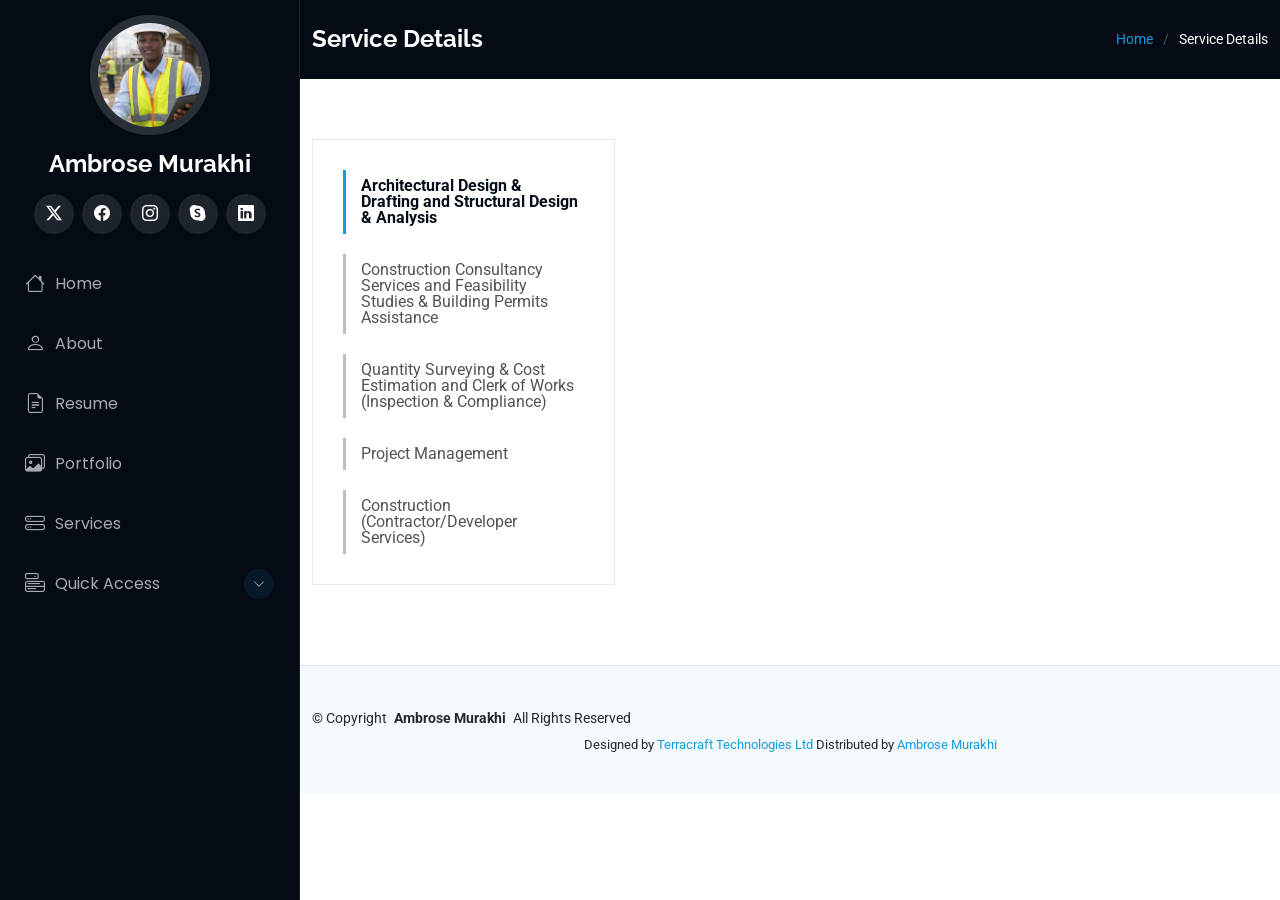
<file: service-details.html>
<!DOCTYPE html>
<html lang="en">

<head>
  <meta charset="utf-8">
  <meta content="width=device-width, initial-scale=1.0" name="viewport">
  <title>Service Details - Ambrose Murakhi</title>
  <meta content="" name="description">
  <meta content="" name="keywords">

  <!-- Favicons -->
  <link href="assets/img/favicon.png" rel="icon">
  <link href="assets/img/apple-touch-icon.png" rel="apple-touch-icon">

  <!-- Fonts -->
  <link href="https://fonts.googleapis.com" rel="preconnect">
  <link href="https://fonts.gstatic.com" rel="preconnect" crossorigin>
  <link href="https://fonts.googleapis.com/css2?family=Roboto:ital,wght@0,100;0,300;0,400;0,500;0,700;0,900;1,100;1,300;1,400;1,500;1,700;1,900&family=Poppins:ital,wght@0,100;0,200;0,300;0,400;0,500;0,600;0,700;0,800;0,900;1,100;1,200;1,300;1,400;1,500;1,600;1,700;1,800;1,900&family=Raleway:ital,wght@0,100;0,200;0,300;0,400;0,500;0,600;0,700;0,800;0,900;1,100;1,200;1,300;1,400;1,500;1,600;1,700;1,800;1,900&display=swap" rel="stylesheet">

  <!-- Vendor CSS Files -->
  <link href="assets/vendor/bootstrap/css/bootstrap.min.css" rel="stylesheet">
  <link href="assets/vendor/bootstrap-icons/bootstrap-icons.css" rel="stylesheet">
  <link href="assets/vendor/aos/aos.css" rel="stylesheet">
  <link href="assets/vendor/glightbox/css/glightbox.min.css" rel="stylesheet">
  <link href="assets/vendor/swiper/swiper-bundle.min.css" rel="stylesheet">

  <!-- Main CSS File -->
  <link href="assets/css/main.css" rel="stylesheet">

  <!-- =======================================================
  * Template Name: iPortfolio
  * Template URL: https://bootstrapmade.com/iportfolio-bootstrap-portfolio-websites-template/
  * Updated: Jun 29 2024 with Bootstrap v5.3.3
  * Author: BootstrapMade.com
  * License: https://bootstrapmade.com/license/
  ======================================================== -->
</head>

<body class="service-details-page">

  <header id="header" class="header dark-background d-flex flex-column">
    <i class="header-toggle d-xl-none bi bi-list"></i>

    <div class="profile-img">
      <img src="assets/img/my-profile-img.jpg" alt="" class="img-fluid rounded-circle">
    </div>

    <a href="index.html" class="logo d-flex align-items-center justify-content-center">
      <!-- Uncomment the line below if you also wish to use an image logo -->
      <!-- <img src="assets/img/logo.png" alt=""> -->
      <h1 class="sitename">Ambrose Murakhi</h1>
    </a>

    <div class="social-links text-center">
      <a href="#" class="twitter"><i class="bi bi-twitter-x"></i></a>
      <a href="#" class="facebook"><i class="bi bi-facebook"></i></a>
      <a href="#" class="instagram"><i class="bi bi-instagram"></i></a>
      <a href="#" class="google-plus"><i class="bi bi-skype"></i></a>
      <a href="#" class="linkedin"><i class="bi bi-linkedin"></i></a>
    </div>

    <nav id="navmenu" class="navmenu">
      <ul>
        <li><a href="#hero"><i class="bi bi-house navicon"></i>Home</a></li>
        <li><a href="#about"><i class="bi bi-person navicon"></i> About</a></li>
        <li><a href="#resume"><i class="bi bi-file-earmark-text navicon"></i> Resume</a></li>
        <li><a href="#portfolio"><i class="bi bi-images navicon"></i> Portfolio</a></li>
        <li><a href="#services"><i class="bi bi-hdd-stack navicon"></i> Services</a></li>
         <li class="dropdown">
  <a href="#">
    <i class="bi bi-menu-button navicon"></i>
    <span>Quick Access</span>
    <i class="bi bi-chevron-down toggle-dropdown"></i>
  </a>

  <ul>
    <li><a href="#about">About Me</a></li>
    <li><a href="#resume">My Resume</a></li>
    <li><a href="#portfolio">My Projects</a></li>

    <li class="dropdown">
      <a href="#">
        <span>More Sections</span>
        <i class="bi bi-chevron-down toggle-dropdown"></i>
      </a>
      <ul>
        <li><a href="#services">Services</a></li>
        <li><a href="#testimonials">Testimonials</a></li>
        <li><a href="#contact">Contact Me</a></li>
      </ul>
    </li>
        <li><a href="#contact"><i class="bi bi-envelope navicon"></i> Contact</a></li>
      </ul>
    </nav>

  </header>

  <main class="main">

    <!-- Page Title -->
    <div class="page-title dark-background">
      <div class="container d-lg-flex justify-content-between align-items-center">
        <h1 class="mb-2 mb-lg-0">Service Details</h1>
        <nav class="breadcrumbs">
          <ol>
            <li><a href="index.html">Home</a></li>
            <li class="current">Service Details</li>
          </ol>
        </nav>
      </div>
    </div><!-- End Page Title -->

  <!-- ======= Service Details Section ======= -->
  <section id="service-details" class="service-details section">
    <div class="container">
      <div class="row gy-4">

        <!-- Service List -->
        <div class="col-lg-4" data-aos="fade-up" data-aos-delay="100">
          <div class="services-list">
            <a href="architectural design.html" class="active">Architectural Design & Drafting and Structural Design & Analysis</a>
            <a href="Construction consultancy services.html">Construction Consultancy Services and Feasibility Studies & Building Permits Assistance</a>
            <a href="cost-analysis.html">Quantity Surveying & Cost Estimation and Clerk of Works (Inspection & Compliance)</a>
            <a href="Project Management.html">Project Management</a>
            <a href="Contractor&Developer Services.html">Construction (Contractor/Developer Services)</a>
          </div>

          
      </div>
    </div>
  </section><!-- End Service Details Section -->

  </main>

  <footer id="footer" class="footer position-relative light-background">

    <div class="container">
      <div class="copyright text-center ">
        <p>© <span>Copyright</span> <strong class="px-1 sitename">Ambrose Murakhi</strong> <span>All Rights Reserved</span></p>
      </div>
      <div class="credits">
        <!-- All the links in the footer should remain intact. -->
        <!-- You can delete the links only if you've purchased the pro version. -->
        <!-- Licensing information: https://bootstrapmade.com/license/ -->
        <!-- Purchase the pro version with working PHP/AJAX contact form: [buy-url] -->
        Designed by <a href="https://bootstrapmade.com/">Terracraft Technologies Ltd</a> Distributed by <a href="https://themewagon.com">Ambrose Murakhi</a>
      </div>
    </div>

  </footer>

  <!-- Scroll Top -->
  <a href="#" id="scroll-top" class="scroll-top d-flex align-items-center justify-content-center"><i class="bi bi-arrow-up-short"></i></a>

  <!-- Preloader -->
  <div id="preloader"></div>

  <!-- Vendor JS Files -->
  <script src="assets/vendor/bootstrap/js/bootstrap.bundle.min.js"></script>
  <script src="assets/vendor/php-email-form/validate.js"></script>
  <script src="assets/vendor/aos/aos.js"></script>
  <script src="assets/vendor/typed.js/typed.umd.js"></script>
  <script src="assets/vendor/purecounter/purecounter_vanilla.js"></script>
  <script src="assets/vendor/waypoints/noframework.waypoints.js"></script>
  <script src="assets/vendor/glightbox/js/glightbox.min.js"></script>
  <script src="assets/vendor/imagesloaded/imagesloaded.pkgd.min.js"></script>
  <script src="assets/vendor/isotope-layout/isotope.pkgd.min.js"></script>
  <script src="assets/vendor/swiper/swiper-bundle.min.js"></script>

  <!-- Main JS File -->
  <script src="assets/js/main.js"></script>

</body>

</html>
</file>
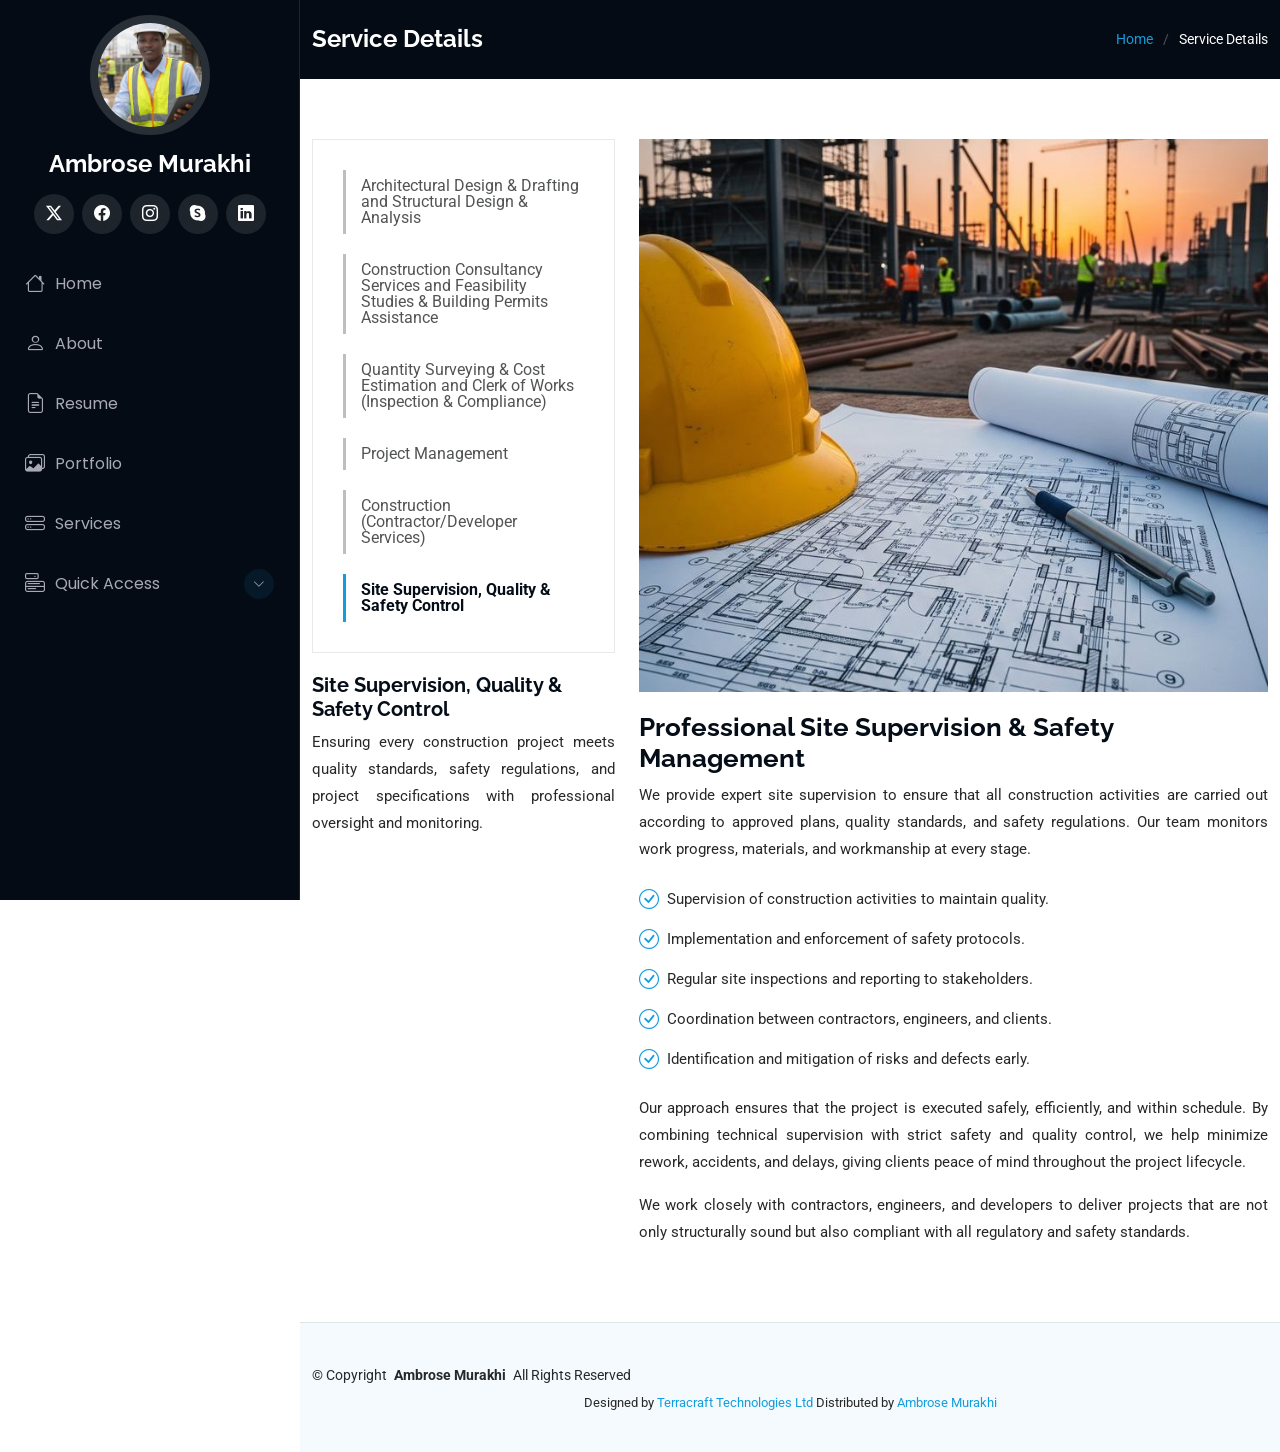
<file: Site Supervision, Quality & Safety Control.html>
<!DOCTYPE html>
<html lang="en">

<head>
  <meta charset="utf-8">
  <meta content="width=device-width, initial-scale=1.0" name="viewport">
  <title>Service Details - Ambrose Murakhi</title>
  <meta content="" name="description">
  <meta content="" name="keywords">

  <!-- Favicons -->
  <link href="assets/img/favicon.png" rel="icon">
  <link href="assets/img/apple-touch-icon.png" rel="apple-touch-icon">

  <!-- Fonts -->
  <link href="https://fonts.googleapis.com" rel="preconnect">
  <link href="https://fonts.gstatic.com" rel="preconnect" crossorigin>
  <link href="https://fonts.googleapis.com/css2?family=Roboto:ital,wght@0,100;0,300;0,400;0,500;0,700;0,900;1,100;1,300;1,400;1,500;1,700;1,900&family=Poppins:ital,wght@0,100;0,200;0,300;0,400;0,500;0,600;0,700;0,800;0,900;1,100;1,200;1,300;1,400;1,500;1,600;1,700;1,800;1,900&family=Raleway:ital,wght@0,100;0,200;0,300;0,400;0,500;0,600;0,700;0,800;0,900;1,100;1,200;1,300;1,400;1,500;1,600;1,700;1,800;1,900&display=swap" rel="stylesheet">

  <!-- Vendor CSS Files -->
  <link href="assets/vendor/bootstrap/css/bootstrap.min.css" rel="stylesheet">
  <link href="assets/vendor/bootstrap-icons/bootstrap-icons.css" rel="stylesheet">
  <link href="assets/vendor/aos/aos.css" rel="stylesheet">
  <link href="assets/vendor/glightbox/css/glightbox.min.css" rel="stylesheet">
  <link href="assets/vendor/swiper/swiper-bundle.min.css" rel="stylesheet">

  <!-- Main CSS File -->
  <link href="assets/css/main.css" rel="stylesheet">

  <!-- =======================================================
  * Template Name: iPortfolio
  * Template URL: https://bootstrapmade.com/iportfolio-bootstrap-portfolio-websites-template/
  * Updated: Jun 29 2024 with Bootstrap v5.3.3
  * Author: BootstrapMade.com
  * License: https://bootstrapmade.com/license/
  ======================================================== -->
</head>

<body class="service-details-page">

  <header id="header" class="header dark-background d-flex flex-column">
    <i class="header-toggle d-xl-none bi bi-list"></i>

    <div class="profile-img">
      <img src="assets/img/my-profile-img.jpg" alt="" class="img-fluid rounded-circle">
    </div>

    <a href="index.html" class="logo d-flex align-items-center justify-content-center">
      <!-- Uncomment the line below if you also wish to use an image logo -->
      <!-- <img src="assets/img/logo.png" alt=""> -->
      <h1 class="sitename">Ambrose Murakhi</h1>
    </a>

    <div class="social-links text-center">
      <a href="#" class="twitter"><i class="bi bi-twitter-x"></i></a>
      <a href="#" class="facebook"><i class="bi bi-facebook"></i></a>
      <a href="#" class="instagram"><i class="bi bi-instagram"></i></a>
      <a href="#" class="google-plus"><i class="bi bi-skype"></i></a>
      <a href="#" class="linkedin"><i class="bi bi-linkedin"></i></a>
    </div>

    <nav id="navmenu" class="navmenu">
      <ul>
        <li><a href="#hero"><i class="bi bi-house navicon"></i>Home</a></li>
        <li><a href="#about"><i class="bi bi-person navicon"></i> About</a></li>
        <li><a href="#resume"><i class="bi bi-file-earmark-text navicon"></i> Resume</a></li>
        <li><a href="#portfolio"><i class="bi bi-images navicon"></i> Portfolio</a></li>
        <li><a href="#services"><i class="bi bi-hdd-stack navicon"></i> Services</a></li>
         <li class="dropdown">
  <a href="#">
    <i class="bi bi-menu-button navicon"></i>
    <span>Quick Access</span>
    <i class="bi bi-chevron-down toggle-dropdown"></i>
  </a>

  <ul>
    <li><a href="#about">About Me</a></li>
    <li><a href="#resume">My Resume</a></li>
    <li><a href="#portfolio">My Projects</a></li>

    <li class="dropdown">
      <a href="#">
        <span>More Sections</span>
        <i class="bi bi-chevron-down toggle-dropdown"></i>
      </a>
      <ul>
        <li><a href="#services">Services</a></li>
        <li><a href="#testimonials">Testimonials</a></li>
        <li><a href="#contact">Contact Me</a></li>
      </ul>
    </li>
        <li><a href="#contact"><i class="bi bi-envelope navicon"></i> Contact</a></li>
      </ul>
    </nav>

  </header>

  <main class="main">

    <!-- Page Title -->
    <div class="page-title dark-background">
      <div class="container d-lg-flex justify-content-between align-items-center">
        <h1 class="mb-2 mb-lg-0">Service Details</h1>
        <nav class="breadcrumbs">
          <ol>
            <li><a href="index.html">Home</a></li>
            <li class="current">Service Details</li>
          </ol>
        </nav>
      </div>
    </div><!-- End Page Title -->

  <!-- ======= Service Details Section ======= -->
  <section id="service-details" class="service-details section">
    <div class="container">
      <div class="row gy-4">

        <!-- Service List -->
        <div class="col-lg-4" data-aos="fade-up" data-aos-delay="100">
          <div class="services-list">
            <a href="architectural design.html">Architectural Design & Drafting and Structural Design & Analysis</a>
            <a href="Construction consultancy services.html">Construction Consultancy Services and Feasibility Studies & Building Permits Assistance</a>
            <a href="Quantity Surveying & Cost Estimation.html">Quantity Surveying & Cost Estimation and Clerk of Works (Inspection & Compliance)</a>
            <a href="Project Management.html">Project Management</a>
            <a href="Contractor&Developer Services.html">Construction (Contractor/Developer Services)</a> 
            <a href="Site Supervision, Quality & Safety Control.html" class="active">Site Supervision, Quality & Safety Control</a>
          </div>

          <h4>Site Supervision, Quality & Safety Control</h4>
          <p>Ensuring every construction project meets quality standards, safety regulations, and project specifications with professional oversight and monitoring.</p>
        </div>

        <!-- Main Content -->
        <div class="col-lg-8" data-aos="fade-up" data-aos-delay="200">
          <img src="assets/img/design.jpg" alt="Site Supervision" class="img-fluid services-img">
          <h3>Professional Site Supervision & Safety Management</h3>
          <p>We provide expert site supervision to ensure that all construction activities are carried out according to approved plans, quality standards, and safety regulations. Our team monitors work progress, materials, and workmanship at every stage.</p>
          <ul>
            <li><i class="bi bi-check-circle"></i> Supervision of construction activities to maintain quality.</li>
            <li><i class="bi bi-check-circle"></i> Implementation and enforcement of safety protocols.</li>
            <li><i class="bi bi-check-circle"></i> Regular site inspections and reporting to stakeholders.</li>
            <li><i class="bi bi-check-circle"></i> Coordination between contractors, engineers, and clients.</li>
            <li><i class="bi bi-check-circle"></i> Identification and mitigation of risks and defects early.</li>
          </ul>
          <p>Our approach ensures that the project is executed safely, efficiently, and within schedule. By combining technical supervision with strict safety and quality control, we help minimize rework, accidents, and delays, giving clients peace of mind throughout the project lifecycle.</p>
          <p>We work closely with contractors, engineers, and developers to deliver projects that are not only structurally sound but also compliant with all regulatory and safety standards.</p>
        </div>

      </div>
    </div>
  </section><!-- End Service Details Section -->

  </main>

  <footer id="footer" class="footer position-relative light-background">

    <div class="container">
      <div class="copyright text-center ">
        <p>© <span>Copyright</span> <strong class="px-1 sitename">Ambrose Murakhi</strong> <span>All Rights Reserved</span></p>
      </div>
      <div class="credits">
        <!-- All the links in the footer should remain intact. -->
        <!-- You can delete the links only if you've purchased the pro version. -->
        <!-- Licensing information: https://bootstrapmade.com/license/ -->
        <!-- Purchase the pro version with working PHP/AJAX contact form: [buy-url] -->
        Designed by <a href="https://bootstrapmade.com/">Terracraft Technologies Ltd</a> Distributed by <a href="https://themewagon.com">Ambrose Murakhi</a>
      </div>
    </div>

  </footer>

  <!-- Scroll Top -->
  <a href="#" id="scroll-top" class="scroll-top d-flex align-items-center justify-content-center"><i class="bi bi-arrow-up-short"></i></a>

  <!-- Preloader -->
  <div id="preloader"></div>

  <!-- Vendor JS Files -->
  <script src="assets/vendor/bootstrap/js/bootstrap.bundle.min.js"></script>
  <script src="assets/vendor/php-email-form/validate.js"></script>
  <script src="assets/vendor/aos/aos.js"></script>
  <script src="assets/vendor/typed.js/typed.umd.js"></script>
  <script src="assets/vendor/purecounter/purecounter_vanilla.js"></script>
  <script src="assets/vendor/waypoints/noframework.waypoints.js"></script>
  <script src="assets/vendor/glightbox/js/glightbox.min.js"></script>
  <script src="assets/vendor/imagesloaded/imagesloaded.pkgd.min.js"></script>
  <script src="assets/vendor/isotope-layout/isotope.pkgd.min.js"></script>
  <script src="assets/vendor/swiper/swiper-bundle.min.js"></script>

  <!-- Main JS File -->
  <script src="assets/js/main.js"></script>

</body>

</html>
</file>
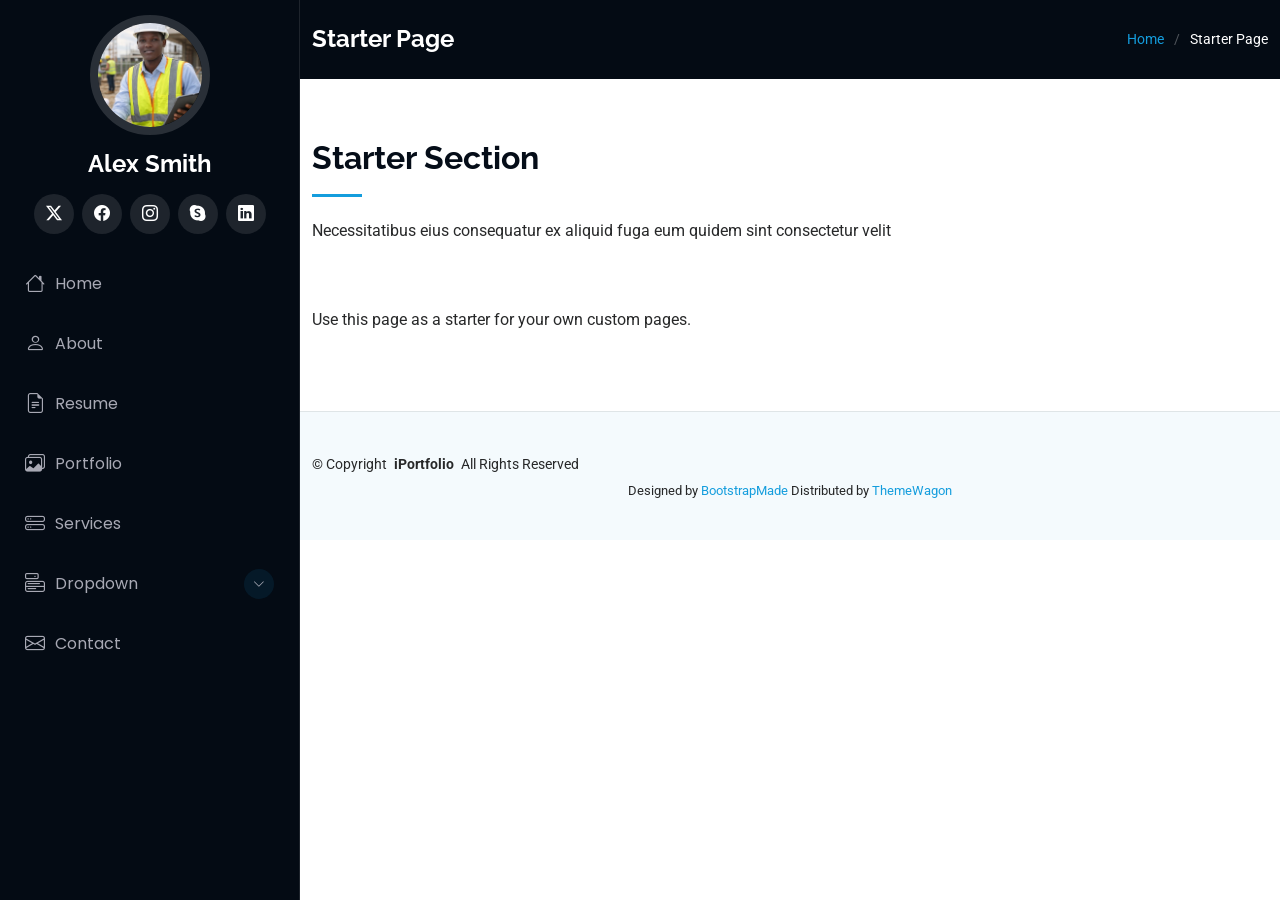
<file: starter-page.html>
<!DOCTYPE html>
<html lang="en">

<head>
  <meta charset="utf-8">
  <meta content="width=device-width, initial-scale=1.0" name="viewport">
  <title>Starter Page - iPortfolio Bootstrap Template</title>
  <meta content="" name="description">
  <meta content="" name="keywords">

  <!-- Favicons -->
  <link href="assets/img/favicon.png" rel="icon">
  <link href="assets/img/apple-touch-icon.png" rel="apple-touch-icon">

  <!-- Fonts -->
  <link href="https://fonts.googleapis.com" rel="preconnect">
  <link href="https://fonts.gstatic.com" rel="preconnect" crossorigin>
  <link href="https://fonts.googleapis.com/css2?family=Roboto:ital,wght@0,100;0,300;0,400;0,500;0,700;0,900;1,100;1,300;1,400;1,500;1,700;1,900&family=Poppins:ital,wght@0,100;0,200;0,300;0,400;0,500;0,600;0,700;0,800;0,900;1,100;1,200;1,300;1,400;1,500;1,600;1,700;1,800;1,900&family=Raleway:ital,wght@0,100;0,200;0,300;0,400;0,500;0,600;0,700;0,800;0,900;1,100;1,200;1,300;1,400;1,500;1,600;1,700;1,800;1,900&display=swap" rel="stylesheet">

  <!-- Vendor CSS Files -->
  <link href="assets/vendor/bootstrap/css/bootstrap.min.css" rel="stylesheet">
  <link href="assets/vendor/bootstrap-icons/bootstrap-icons.css" rel="stylesheet">
  <link href="assets/vendor/aos/aos.css" rel="stylesheet">
  <link href="assets/vendor/glightbox/css/glightbox.min.css" rel="stylesheet">
  <link href="assets/vendor/swiper/swiper-bundle.min.css" rel="stylesheet">

  <!-- Main CSS File -->
  <link href="assets/css/main.css" rel="stylesheet">

  <!-- =======================================================
  * Template Name: iPortfolio
  * Template URL: https://bootstrapmade.com/iportfolio-bootstrap-portfolio-websites-template/
  * Updated: Jun 29 2024 with Bootstrap v5.3.3
  * Author: BootstrapMade.com
  * License: https://bootstrapmade.com/license/
  ======================================================== -->
</head>

<body class="starter-page-page">

  <header id="header" class="header dark-background d-flex flex-column">
    <i class="header-toggle d-xl-none bi bi-list"></i>

    <div class="profile-img">
      <img src="assets/img/my-profile-img.jpg" alt="" class="img-fluid rounded-circle">
    </div>

    <a href="index.html" class="logo d-flex align-items-center justify-content-center">
      <!-- Uncomment the line below if you also wish to use an image logo -->
      <!-- <img src="assets/img/logo.png" alt=""> -->
      <h1 class="sitename">Alex Smith</h1>
    </a>

    <div class="social-links text-center">
      <a href="#" class="twitter"><i class="bi bi-twitter-x"></i></a>
      <a href="#" class="facebook"><i class="bi bi-facebook"></i></a>
      <a href="#" class="instagram"><i class="bi bi-instagram"></i></a>
      <a href="#" class="google-plus"><i class="bi bi-skype"></i></a>
      <a href="#" class="linkedin"><i class="bi bi-linkedin"></i></a>
    </div>

    <nav id="navmenu" class="navmenu">
      <ul>
        <li><a href="#hero"><i class="bi bi-house navicon"></i>Home</a></li>
        <li><a href="#about"><i class="bi bi-person navicon"></i> About</a></li>
        <li><a href="#resume"><i class="bi bi-file-earmark-text navicon"></i> Resume</a></li>
        <li><a href="#portfolio"><i class="bi bi-images navicon"></i> Portfolio</a></li>
        <li><a href="#services"><i class="bi bi-hdd-stack navicon"></i> Services</a></li>
        <li class="dropdown"><a href="#"><i class="bi bi-menu-button navicon"></i> <span>Dropdown</span> <i class="bi bi-chevron-down toggle-dropdown"></i></a>
          <ul>
            <li><a href="#">Dropdown 1</a></li>
            <li class="dropdown"><a href="#"><span>Deep Dropdown</span> <i class="bi bi-chevron-down toggle-dropdown"></i></a>
              <ul>
                <li><a href="#">Deep Dropdown 1</a></li>
                <li><a href="#">Deep Dropdown 2</a></li>
                <li><a href="#">Deep Dropdown 3</a></li>
                <li><a href="#">Deep Dropdown 4</a></li>
                <li><a href="#">Deep Dropdown 5</a></li>
              </ul>
            </li>
            <li><a href="#">Dropdown 2</a></li>
            <li><a href="#">Dropdown 3</a></li>
            <li><a href="#">Dropdown 4</a></li>
          </ul>
        </li>
        <li><a href="#contact"><i class="bi bi-envelope navicon"></i> Contact</a></li>
      </ul>
    </nav>

  </header>

  <main class="main">

    <!-- Page Title -->
    <div class="page-title dark-background">
      <div class="container d-lg-flex justify-content-between align-items-center">
        <h1 class="mb-2 mb-lg-0">Starter Page</h1>
        <nav class="breadcrumbs">
          <ol>
            <li><a href="index.html">Home</a></li>
            <li class="current">Starter Page</li>
          </ol>
        </nav>
      </div>
    </div><!-- End Page Title -->

    <!-- Starter Section Section -->
    <section id="starter-section" class="starter-section section">

      <!-- Section Title -->
      <div class="container section-title" data-aos="fade-up">
        <h2>Starter Section</h2>
        <p>Necessitatibus eius consequatur ex aliquid fuga eum quidem sint consectetur velit</p>
      </div><!-- End Section Title -->

      <div class="container" data-aos="fade-up">
        <p>Use this page as a starter for your own custom pages.</p>
      </div>

    </section><!-- /Starter Section Section -->

  </main>

  <footer id="footer" class="footer position-relative light-background">

    <div class="container">
      <div class="copyright text-center ">
        <p>© <span>Copyright</span> <strong class="px-1 sitename">iPortfolio</strong> <span>All Rights Reserved</span></p>
      </div>
      <div class="credits">
        <!-- All the links in the footer should remain intact. -->
        <!-- You can delete the links only if you've purchased the pro version. -->
        <!-- Licensing information: https://bootstrapmade.com/license/ -->
        <!-- Purchase the pro version with working PHP/AJAX contact form: [buy-url] -->
        Designed by <a href="https://bootstrapmade.com/">BootstrapMade</a> Distributed by <a href="https://themewagon.com">ThemeWagon</a>
      </div>
    </div>

  </footer>

  <!-- Scroll Top -->
  <a href="#" id="scroll-top" class="scroll-top d-flex align-items-center justify-content-center"><i class="bi bi-arrow-up-short"></i></a>

  <!-- Preloader -->
  <div id="preloader"></div>

  <!-- Vendor JS Files -->
  <script src="assets/vendor/bootstrap/js/bootstrap.bundle.min.js"></script>
  <script src="assets/vendor/php-email-form/validate.js"></script>
  <script src="assets/vendor/aos/aos.js"></script>
  <script src="assets/vendor/typed.js/typed.umd.js"></script>
  <script src="assets/vendor/purecounter/purecounter_vanilla.js"></script>
  <script src="assets/vendor/waypoints/noframework.waypoints.js"></script>
  <script src="assets/vendor/glightbox/js/glightbox.min.js"></script>
  <script src="assets/vendor/imagesloaded/imagesloaded.pkgd.min.js"></script>
  <script src="assets/vendor/isotope-layout/isotope.pkgd.min.js"></script>
  <script src="assets/vendor/swiper/swiper-bundle.min.js"></script>

  <!-- Main JS File -->
  <script src="assets/js/main.js"></script>

</body>

</html>
</file>
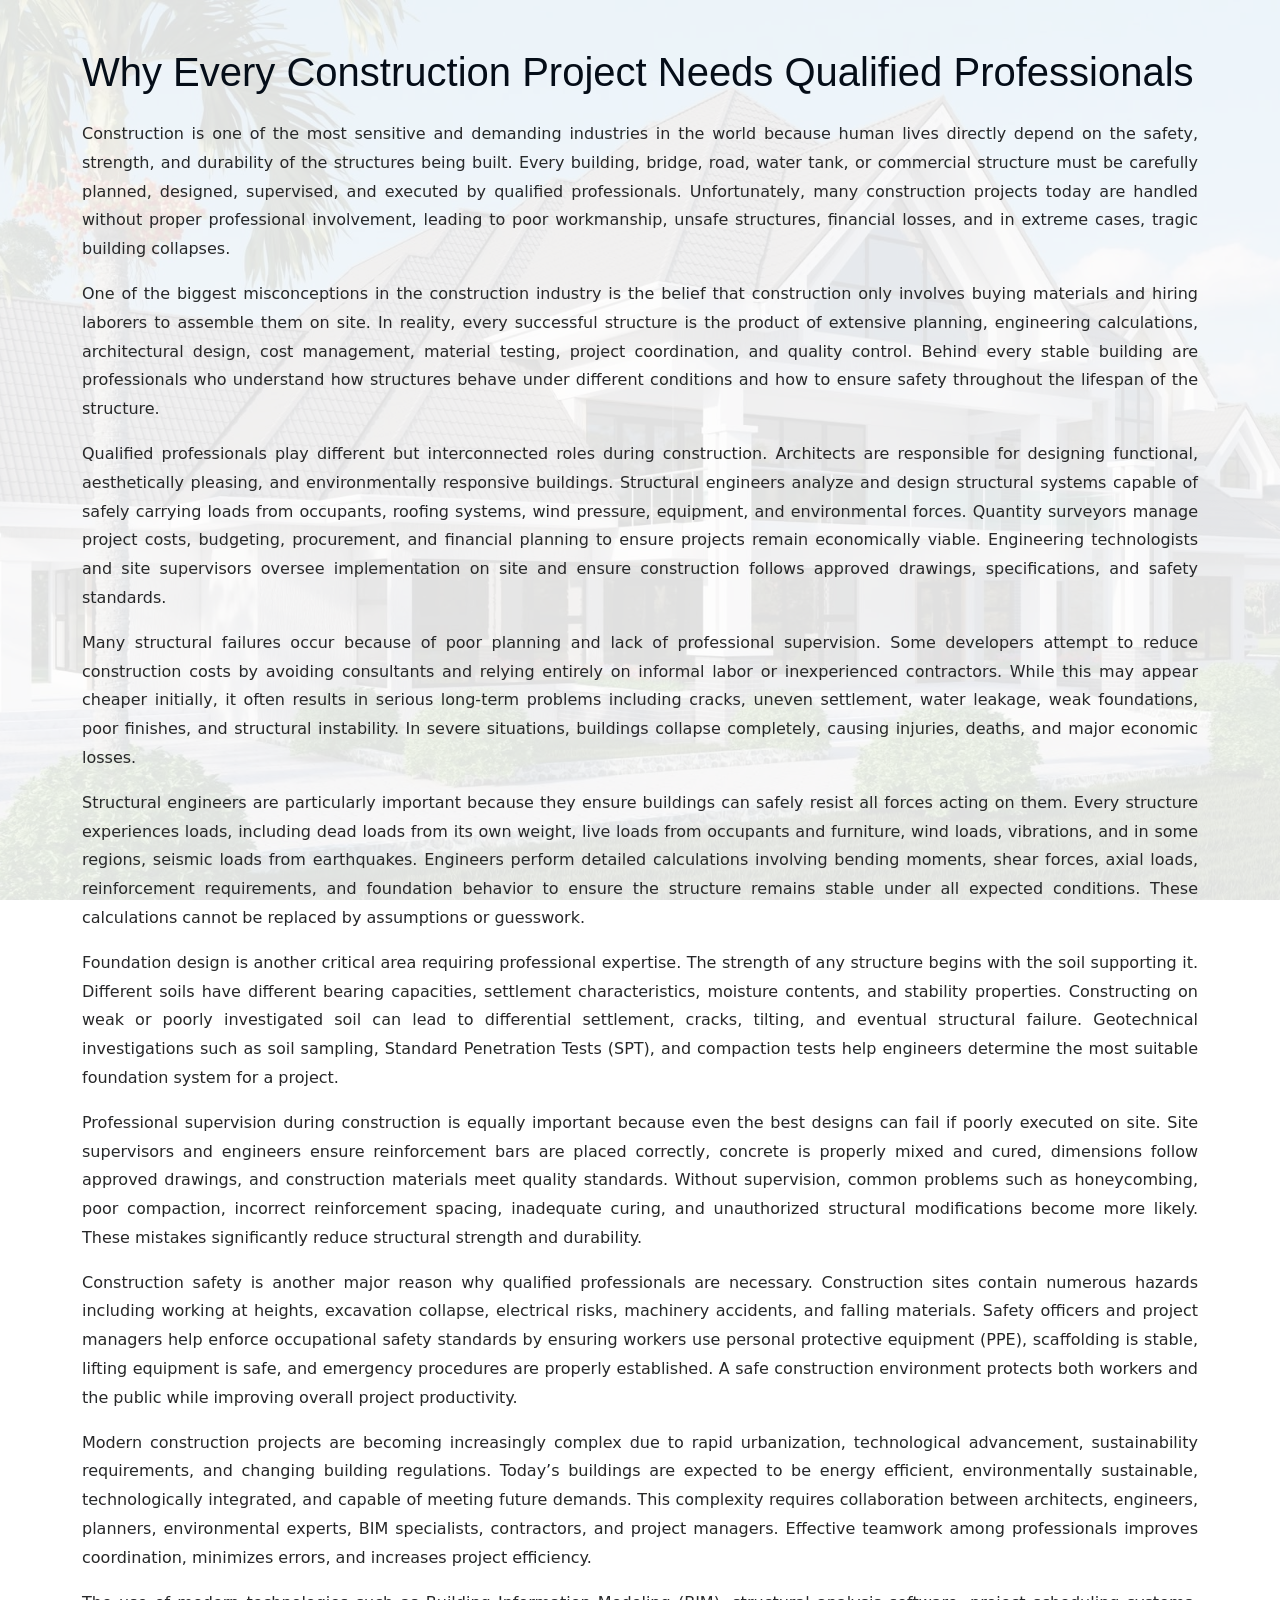
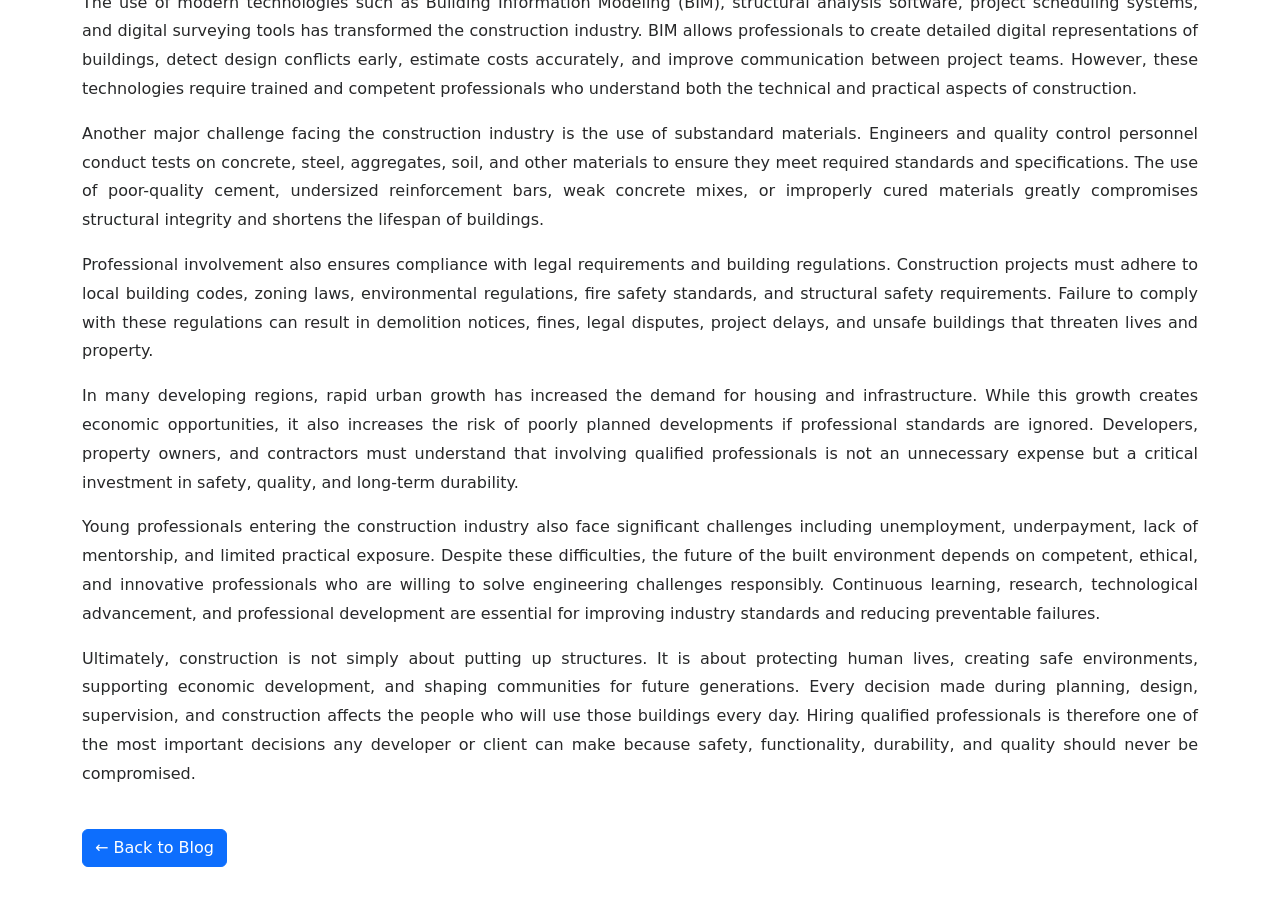
<file: posts/post1.html>
<!DOCTYPE html>
<html lang="en">

<head>
  <meta charset="UTF-8">
  <meta name="viewport" content="width=device-width, initial-scale=1.0">

  <title>Why Every Construction Project Needs Qualified Professionals</title>

  <link href="../assets/vendor/bootstrap/css/bootstrap.min.css" rel="stylesheet">
  <link href="../assets/css/main.css" rel="stylesheet">

<style>
  p {
    text-align: justify;
  }

  /* Floating background image */
  body {
    margin: 0;
    padding: 0;
    min-height: 100vh;
    position: relative;
  }

  body::before {
    content: "";
    position: fixed;
    top: 0;
    left: 0;
    width: 100%;
    height: 100%;
    background: url("../assets/img/1000360270.jpg") no-repeat center center;
    background-size: cover;
    opacity: 0.12;
    z-index: -1;
  }

  /* REMOVE any background box */
  main {
    background: transparent;
    padding: 0;
    border-radius: 0;
  }

  h1 {
    margin-bottom: 20px;
  }
</style>
</head>

<body>

  <main class="container py-5">

    <h1 class="mb-4">
      Why Every Construction Project Needs Qualified Professionals
    </h1>

  <p>
Construction is one of the most sensitive and demanding industries in the world because human lives directly depend on the safety, strength, and durability of the structures being built. Every building, bridge, road, water tank, or commercial structure must be carefully planned, designed, supervised, and executed by qualified professionals. Unfortunately, many construction projects today are handled without proper professional involvement, leading to poor workmanship, unsafe structures, financial losses, and in extreme cases, tragic building collapses.
</p>

<p>
One of the biggest misconceptions in the construction industry is the belief that construction only involves buying materials and hiring laborers to assemble them on site. In reality, every successful structure is the product of extensive planning, engineering calculations, architectural design, cost management, material testing, project coordination, and quality control. Behind every stable building are professionals who understand how structures behave under different conditions and how to ensure safety throughout the lifespan of the structure.
</p>

<p>
Qualified professionals play different but interconnected roles during construction. Architects are responsible for designing functional, aesthetically pleasing, and environmentally responsive buildings. Structural engineers analyze and design structural systems capable of safely carrying loads from occupants, roofing systems, wind pressure, equipment, and environmental forces. Quantity surveyors manage project costs, budgeting, procurement, and financial planning to ensure projects remain economically viable. Engineering technologists and site supervisors oversee implementation on site and ensure construction follows approved drawings, specifications, and safety standards.
</p>

<p>
Many structural failures occur because of poor planning and lack of professional supervision. Some developers attempt to reduce construction costs by avoiding consultants and relying entirely on informal labor or inexperienced contractors. While this may appear cheaper initially, it often results in serious long-term problems including cracks, uneven settlement, water leakage, weak foundations, poor finishes, and structural instability. In severe situations, buildings collapse completely, causing injuries, deaths, and major economic losses.
</p>

<p>
Structural engineers are particularly important because they ensure buildings can safely resist all forces acting on them. Every structure experiences loads, including dead loads from its own weight, live loads from occupants and furniture, wind loads, vibrations, and in some regions, seismic loads from earthquakes. Engineers perform detailed calculations involving bending moments, shear forces, axial loads, reinforcement requirements, and foundation behavior to ensure the structure remains stable under all expected conditions. These calculations cannot be replaced by assumptions or guesswork.
</p>

<p>
Foundation design is another critical area requiring professional expertise. The strength of any structure begins with the soil supporting it. Different soils have different bearing capacities, settlement characteristics, moisture contents, and stability properties. Constructing on weak or poorly investigated soil can lead to differential settlement, cracks, tilting, and eventual structural failure. Geotechnical investigations such as soil sampling, Standard Penetration Tests (SPT), and compaction tests help engineers determine the most suitable foundation system for a project.
</p>

<p>
Professional supervision during construction is equally important because even the best designs can fail if poorly executed on site. Site supervisors and engineers ensure reinforcement bars are placed correctly, concrete is properly mixed and cured, dimensions follow approved drawings, and construction materials meet quality standards. Without supervision, common problems such as honeycombing, poor compaction, incorrect reinforcement spacing, inadequate curing, and unauthorized structural modifications become more likely. These mistakes significantly reduce structural strength and durability.
</p>

<p>
Construction safety is another major reason why qualified professionals are necessary. Construction sites contain numerous hazards including working at heights, excavation collapse, electrical risks, machinery accidents, and falling materials. Safety officers and project managers help enforce occupational safety standards by ensuring workers use personal protective equipment (PPE), scaffolding is stable, lifting equipment is safe, and emergency procedures are properly established. A safe construction environment protects both workers and the public while improving overall project productivity.
</p>

<p>
Modern construction projects are becoming increasingly complex due to rapid urbanization, technological advancement, sustainability requirements, and changing building regulations. Today’s buildings are expected to be energy efficient, environmentally sustainable, technologically integrated, and capable of meeting future demands. This complexity requires collaboration between architects, engineers, planners, environmental experts, BIM specialists, contractors, and project managers. Effective teamwork among professionals improves coordination, minimizes errors, and increases project efficiency.
</p>

<p>
The use of modern technologies such as Building Information Modeling (BIM), structural analysis software, project scheduling systems, and digital surveying tools has transformed the construction industry. BIM allows professionals to create detailed digital representations of buildings, detect design conflicts early, estimate costs accurately, and improve communication between project teams. However, these technologies require trained and competent professionals who understand both the technical and practical aspects of construction.
</p>

<p>
Another major challenge facing the construction industry is the use of substandard materials. Engineers and quality control personnel conduct tests on concrete, steel, aggregates, soil, and other materials to ensure they meet required standards and specifications. The use of poor-quality cement, undersized reinforcement bars, weak concrete mixes, or improperly cured materials greatly compromises structural integrity and shortens the lifespan of buildings.
</p>

<p>
Professional involvement also ensures compliance with legal requirements and building regulations. Construction projects must adhere to local building codes, zoning laws, environmental regulations, fire safety standards, and structural safety requirements. Failure to comply with these regulations can result in demolition notices, fines, legal disputes, project delays, and unsafe buildings that threaten lives and property.
</p>

<p>
In many developing regions, rapid urban growth has increased the demand for housing and infrastructure. While this growth creates economic opportunities, it also increases the risk of poorly planned developments if professional standards are ignored. Developers, property owners, and contractors must understand that involving qualified professionals is not an unnecessary expense but a critical investment in safety, quality, and long-term durability.
</p>

<p>
Young professionals entering the construction industry also face significant challenges including unemployment, underpayment, lack of mentorship, and limited practical exposure. Despite these difficulties, the future of the built environment depends on competent, ethical, and innovative professionals who are willing to solve engineering challenges responsibly. Continuous learning, research, technological advancement, and professional development are essential for improving industry standards and reducing preventable failures.
</p>

<p>
Ultimately, construction is not simply about putting up structures. It is about protecting human lives, creating safe environments, supporting economic development, and shaping communities for future generations. Every decision made during planning, design, supervision, and construction affects the people who will use those buildings every day. Hiring qualified professionals is therefore one of the most important decisions any developer or client can make because safety, functionality, durability, and quality should never be compromised.
</p>

    <a href="../index.html#blog" class="btn btn-primary mt-4">
      ← Back to Blog
    </a>

  </main>

</body>
</html>
</file>
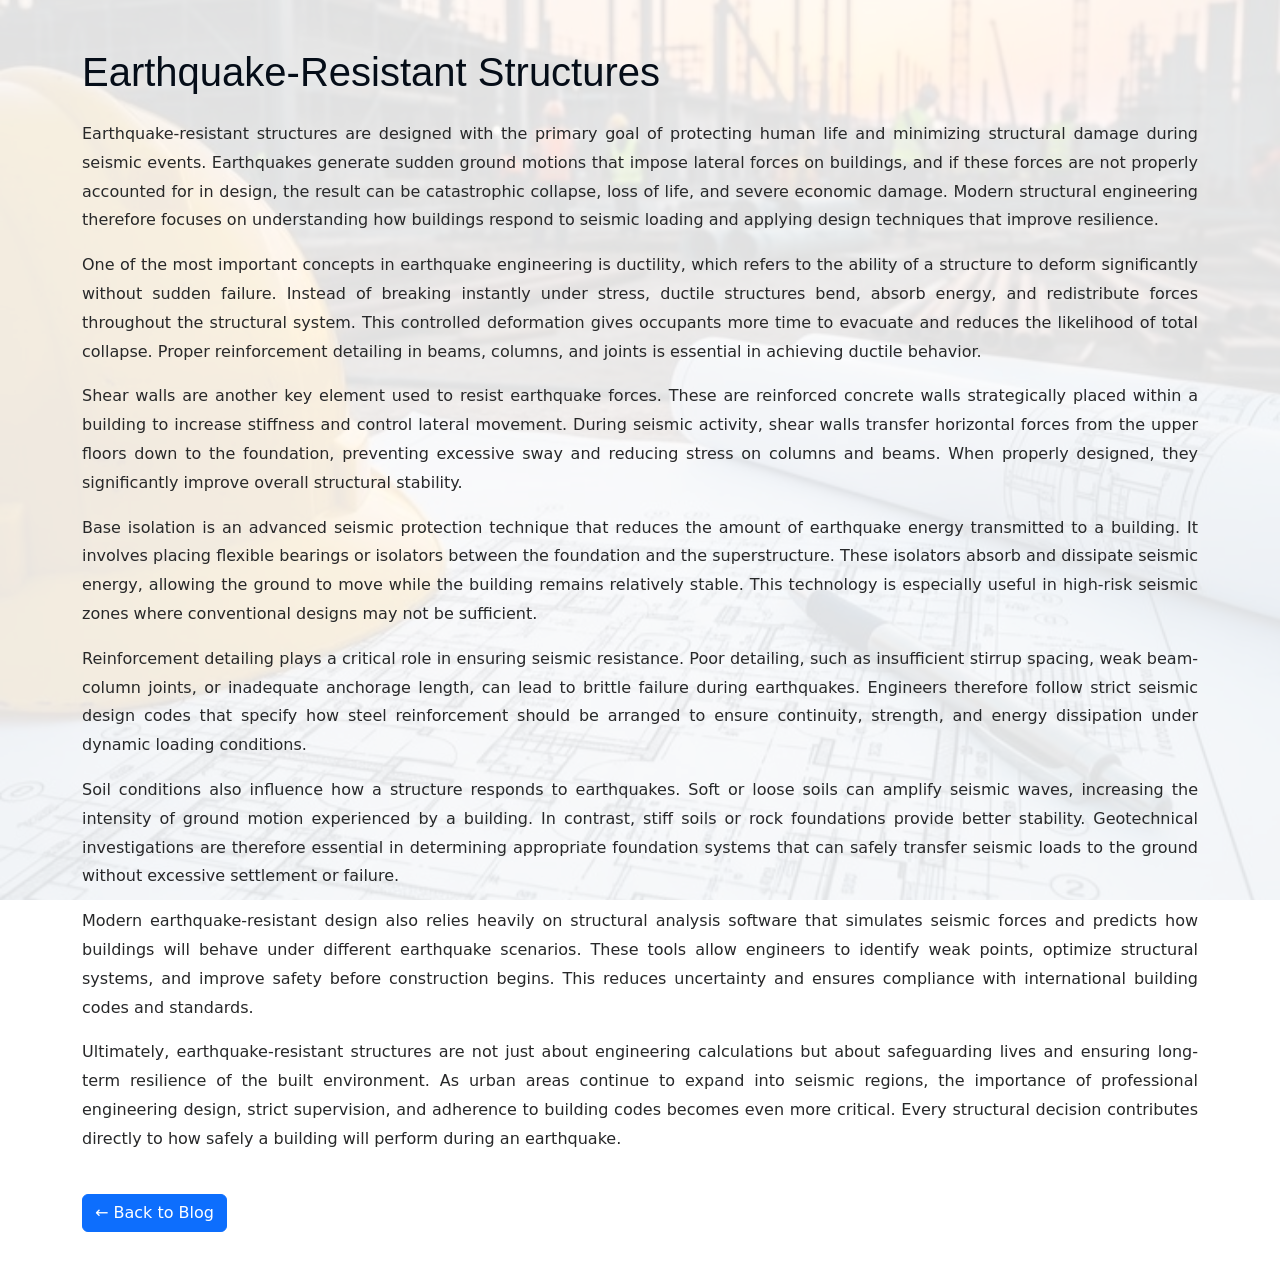
<file: posts/post2.html>
<!DOCTYPE html>
<html lang="en">

<head>
  <meta charset="UTF-8">
  <meta name="viewport" content="width=device-width, initial-scale=1.0">

  <title>Earthquake-Resistant Structures</title>

  <link href="../assets/vendor/bootstrap/css/bootstrap.min.css" rel="stylesheet">
  <link href="../assets/css/main.css" rel="stylesheet">

  <style>
    p {
      text-align: justify;
    }

    /* Floating background image */
    body {
      margin: 0;
      padding: 0;
      min-height: 100vh;
      position: relative;
    }

    body::before {
      content: "";
      position: fixed;
      top: 0;
      left: 0;
      width: 100%;
      height: 100%;
      background: url("../assets/img/quantity\ surveying.jpg") no-repeat center center;
      background-size: cover;
      opacity: 0.12;
      z-index: -1;
    }

    main {
      background: transparent;
      padding: 0;
      border-radius: 0;
    }

    h1 {
      margin-bottom: 20px;
    }
  </style>
</head>

<body>

  <main class="container py-5">

    <h1 class="mb-4">
      Earthquake-Resistant Structures
    </h1>

    <p>
Earthquake-resistant structures are designed with the primary goal of protecting human life and minimizing structural damage during seismic events. Earthquakes generate sudden ground motions that impose lateral forces on buildings, and if these forces are not properly accounted for in design, the result can be catastrophic collapse, loss of life, and severe economic damage. Modern structural engineering therefore focuses on understanding how buildings respond to seismic loading and applying design techniques that improve resilience.
    </p>

    <p>
One of the most important concepts in earthquake engineering is ductility, which refers to the ability of a structure to deform significantly without sudden failure. Instead of breaking instantly under stress, ductile structures bend, absorb energy, and redistribute forces throughout the structural system. This controlled deformation gives occupants more time to evacuate and reduces the likelihood of total collapse. Proper reinforcement detailing in beams, columns, and joints is essential in achieving ductile behavior.
    </p>

    <p>
Shear walls are another key element used to resist earthquake forces. These are reinforced concrete walls strategically placed within a building to increase stiffness and control lateral movement. During seismic activity, shear walls transfer horizontal forces from the upper floors down to the foundation, preventing excessive sway and reducing stress on columns and beams. When properly designed, they significantly improve overall structural stability.
    </p>

    <p>
Base isolation is an advanced seismic protection technique that reduces the amount of earthquake energy transmitted to a building. It involves placing flexible bearings or isolators between the foundation and the superstructure. These isolators absorb and dissipate seismic energy, allowing the ground to move while the building remains relatively stable. This technology is especially useful in high-risk seismic zones where conventional designs may not be sufficient.
    </p>

    <p>
Reinforcement detailing plays a critical role in ensuring seismic resistance. Poor detailing, such as insufficient stirrup spacing, weak beam-column joints, or inadequate anchorage length, can lead to brittle failure during earthquakes. Engineers therefore follow strict seismic design codes that specify how steel reinforcement should be arranged to ensure continuity, strength, and energy dissipation under dynamic loading conditions.
    </p>

    <p>
Soil conditions also influence how a structure responds to earthquakes. Soft or loose soils can amplify seismic waves, increasing the intensity of ground motion experienced by a building. In contrast, stiff soils or rock foundations provide better stability. Geotechnical investigations are therefore essential in determining appropriate foundation systems that can safely transfer seismic loads to the ground without excessive settlement or failure.
    </p>

    <p>
Modern earthquake-resistant design also relies heavily on structural analysis software that simulates seismic forces and predicts how buildings will behave under different earthquake scenarios. These tools allow engineers to identify weak points, optimize structural systems, and improve safety before construction begins. This reduces uncertainty and ensures compliance with international building codes and standards.
    </p>

    <p>
Ultimately, earthquake-resistant structures are not just about engineering calculations but about safeguarding lives and ensuring long-term resilience of the built environment. As urban areas continue to expand into seismic regions, the importance of professional engineering design, strict supervision, and adherence to building codes becomes even more critical. Every structural decision contributes directly to how safely a building will perform during an earthquake.
    </p>

    <a href="../index.html#blog" class="btn btn-primary mt-4">
      ← Back to Blog
    </a>

  </main>

</body>
</html>
</file>
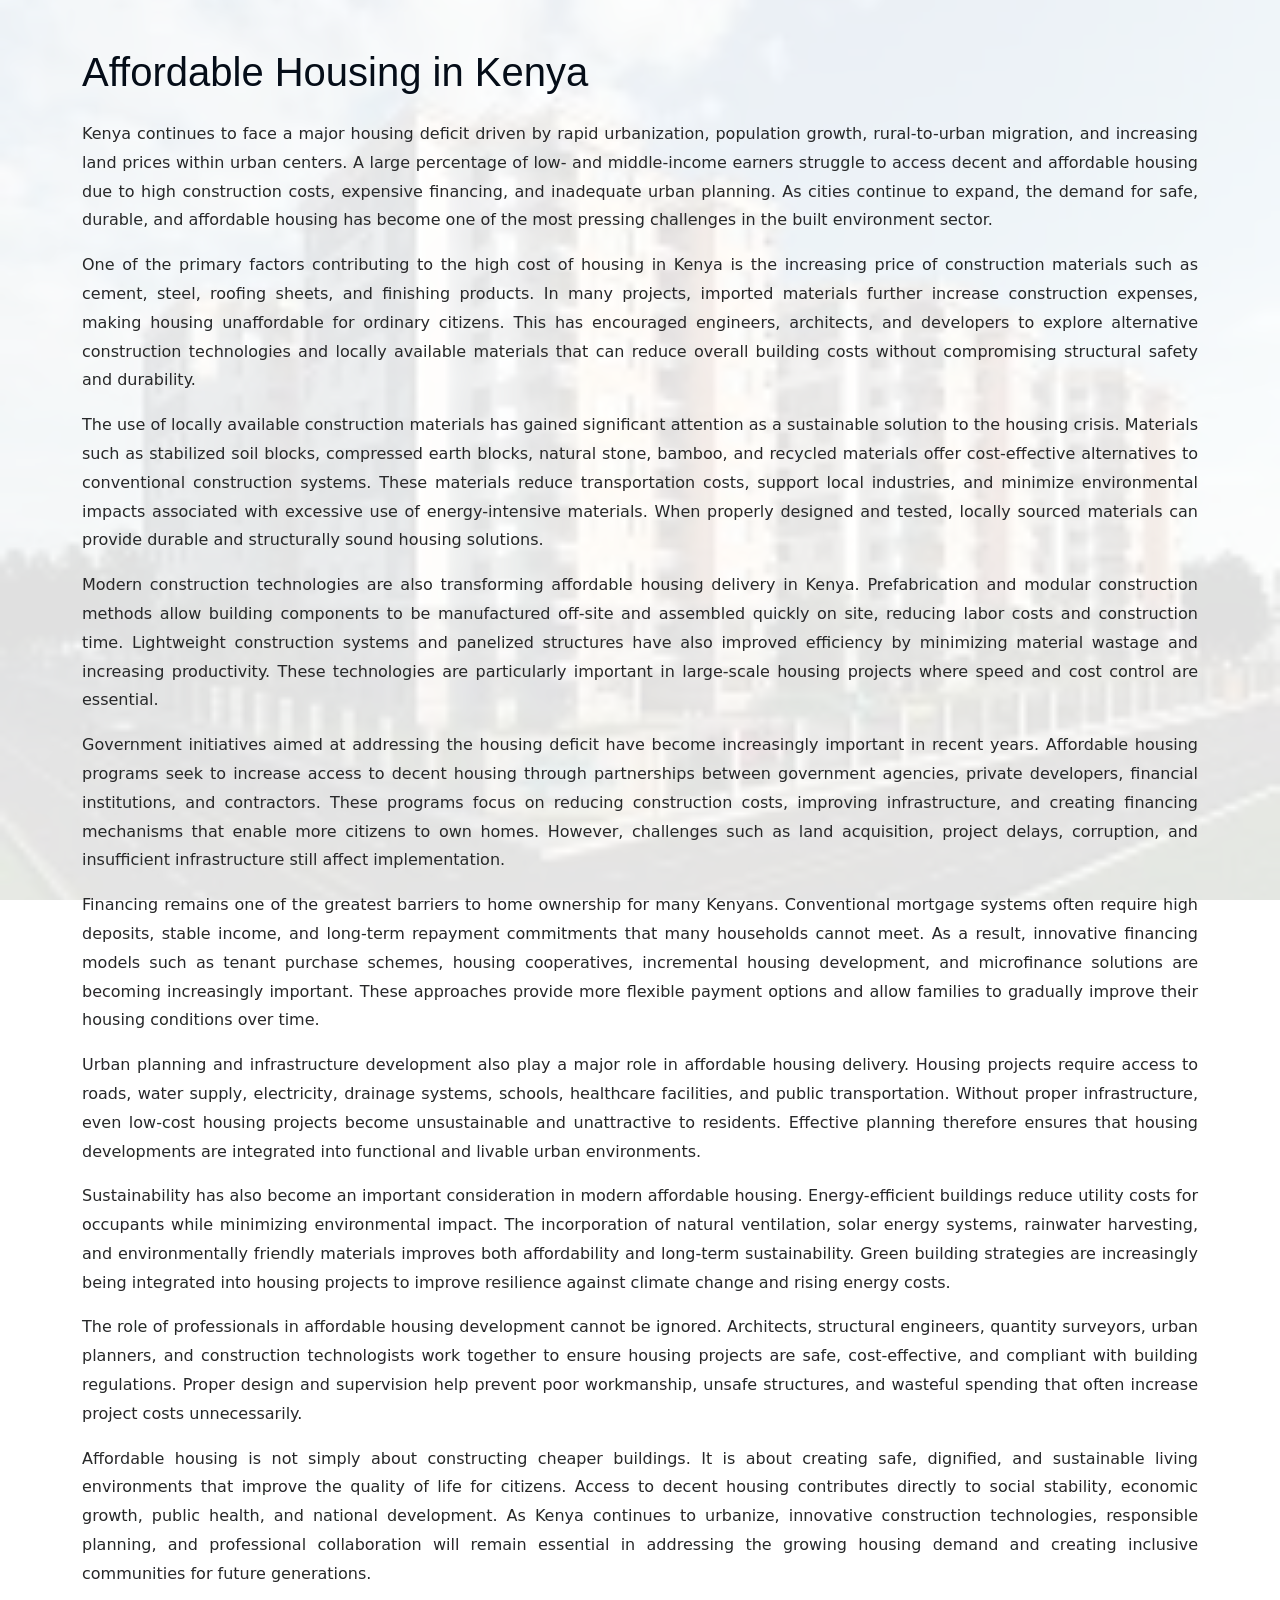
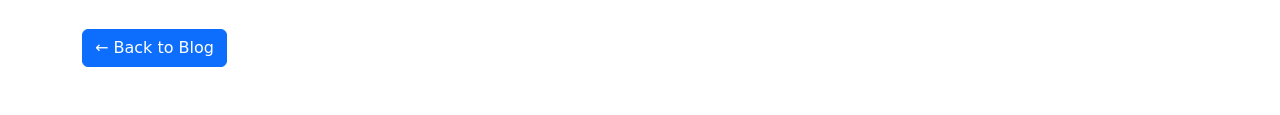
<file: posts/post3.html>
<!DOCTYPE html>
<html lang="en">

<head>
  <meta charset="UTF-8">
  <meta name="viewport" content="width=device-width, initial-scale=1.0">

  <title>Affordable Housing in Kenya</title>

  <link href="../assets/vendor/bootstrap/css/bootstrap.min.css" rel="stylesheet">
  <link href="../assets/css/main.css" rel="stylesheet">

  <style>
    p {
      text-align: justify;
    }

    /* Floating background image */
    body {
      margin: 0;
      padding: 0;
      min-height: 100vh;
      position: relative;
    }

    body::before {
      content: "";
      position: fixed;
      top: 0;
      left: 0;
      width: 100%;
      height: 100%;
      background: url("../assets/img/AFFORDABLE.webp") no-repeat center center;
      background-size: cover;
      opacity: 0.12;
      z-index: -1;
    }

    main {
      background: transparent;
      padding: 0;
      border-radius: 0;
    }

    h1 {
      margin-bottom: 20px;
    }
  </style>
</head>

<body>

  <main class="container py-5">

    <h1 class="mb-4">
      Affordable Housing in Kenya
    </h1>

    <p>
      Kenya continues to face a major housing deficit driven by rapid urbanization, population growth, rural-to-urban migration, and increasing land prices within urban centers. A large percentage of low- and middle-income earners struggle to access decent and affordable housing due to high construction costs, expensive financing, and inadequate urban planning. As cities continue to expand, the demand for safe, durable, and affordable housing has become one of the most pressing challenges in the built environment sector.
    </p>

    <p>
      One of the primary factors contributing to the high cost of housing in Kenya is the increasing price of construction materials such as cement, steel, roofing sheets, and finishing products. In many projects, imported materials further increase construction expenses, making housing unaffordable for ordinary citizens. This has encouraged engineers, architects, and developers to explore alternative construction technologies and locally available materials that can reduce overall building costs without compromising structural safety and durability.
    </p>

    <p>
      The use of locally available construction materials has gained significant attention as a sustainable solution to the housing crisis. Materials such as stabilized soil blocks, compressed earth blocks, natural stone, bamboo, and recycled materials offer cost-effective alternatives to conventional construction systems. These materials reduce transportation costs, support local industries, and minimize environmental impacts associated with excessive use of energy-intensive materials. When properly designed and tested, locally sourced materials can provide durable and structurally sound housing solutions.
    </p>

    <p>
      Modern construction technologies are also transforming affordable housing delivery in Kenya. Prefabrication and modular construction methods allow building components to be manufactured off-site and assembled quickly on site, reducing labor costs and construction time. Lightweight construction systems and panelized structures have also improved efficiency by minimizing material wastage and increasing productivity. These technologies are particularly important in large-scale housing projects where speed and cost control are essential.
    </p>

    <p>
      Government initiatives aimed at addressing the housing deficit have become increasingly important in recent years. Affordable housing programs seek to increase access to decent housing through partnerships between government agencies, private developers, financial institutions, and contractors. These programs focus on reducing construction costs, improving infrastructure, and creating financing mechanisms that enable more citizens to own homes. However, challenges such as land acquisition, project delays, corruption, and insufficient infrastructure still affect implementation.
    </p>

    <p>
      Financing remains one of the greatest barriers to home ownership for many Kenyans. Conventional mortgage systems often require high deposits, stable income, and long-term repayment commitments that many households cannot meet. As a result, innovative financing models such as tenant purchase schemes, housing cooperatives, incremental housing development, and microfinance solutions are becoming increasingly important. These approaches provide more flexible payment options and allow families to gradually improve their housing conditions over time.
    </p>

    <p>
      Urban planning and infrastructure development also play a major role in affordable housing delivery. Housing projects require access to roads, water supply, electricity, drainage systems, schools, healthcare facilities, and public transportation. Without proper infrastructure, even low-cost housing projects become unsustainable and unattractive to residents. Effective planning therefore ensures that housing developments are integrated into functional and livable urban environments.
    </p>

    <p>
      Sustainability has also become an important consideration in modern affordable housing. Energy-efficient buildings reduce utility costs for occupants while minimizing environmental impact. The incorporation of natural ventilation, solar energy systems, rainwater harvesting, and environmentally friendly materials improves both affordability and long-term sustainability. Green building strategies are increasingly being integrated into housing projects to improve resilience against climate change and rising energy costs.
    </p>

    <p>
      The role of professionals in affordable housing development cannot be ignored. Architects, structural engineers, quantity surveyors, urban planners, and construction technologists work together to ensure housing projects are safe, cost-effective, and compliant with building regulations. Proper design and supervision help prevent poor workmanship, unsafe structures, and wasteful spending that often increase project costs unnecessarily.
    </p>

    <p>
      Affordable housing is not simply about constructing cheaper buildings. It is about creating safe, dignified, and sustainable living environments that improve the quality of life for citizens. Access to decent housing contributes directly to social stability, economic growth, public health, and national development. As Kenya continues to urbanize, innovative construction technologies, responsible planning, and professional collaboration will remain essential in addressing the growing housing demand and creating inclusive communities for future generations.
    </p>

    <a href="../index.html#blog" class="btn btn-primary mt-4">
      ← Back to Blog
    </a>

  </main>

</body>
</html>
</file>
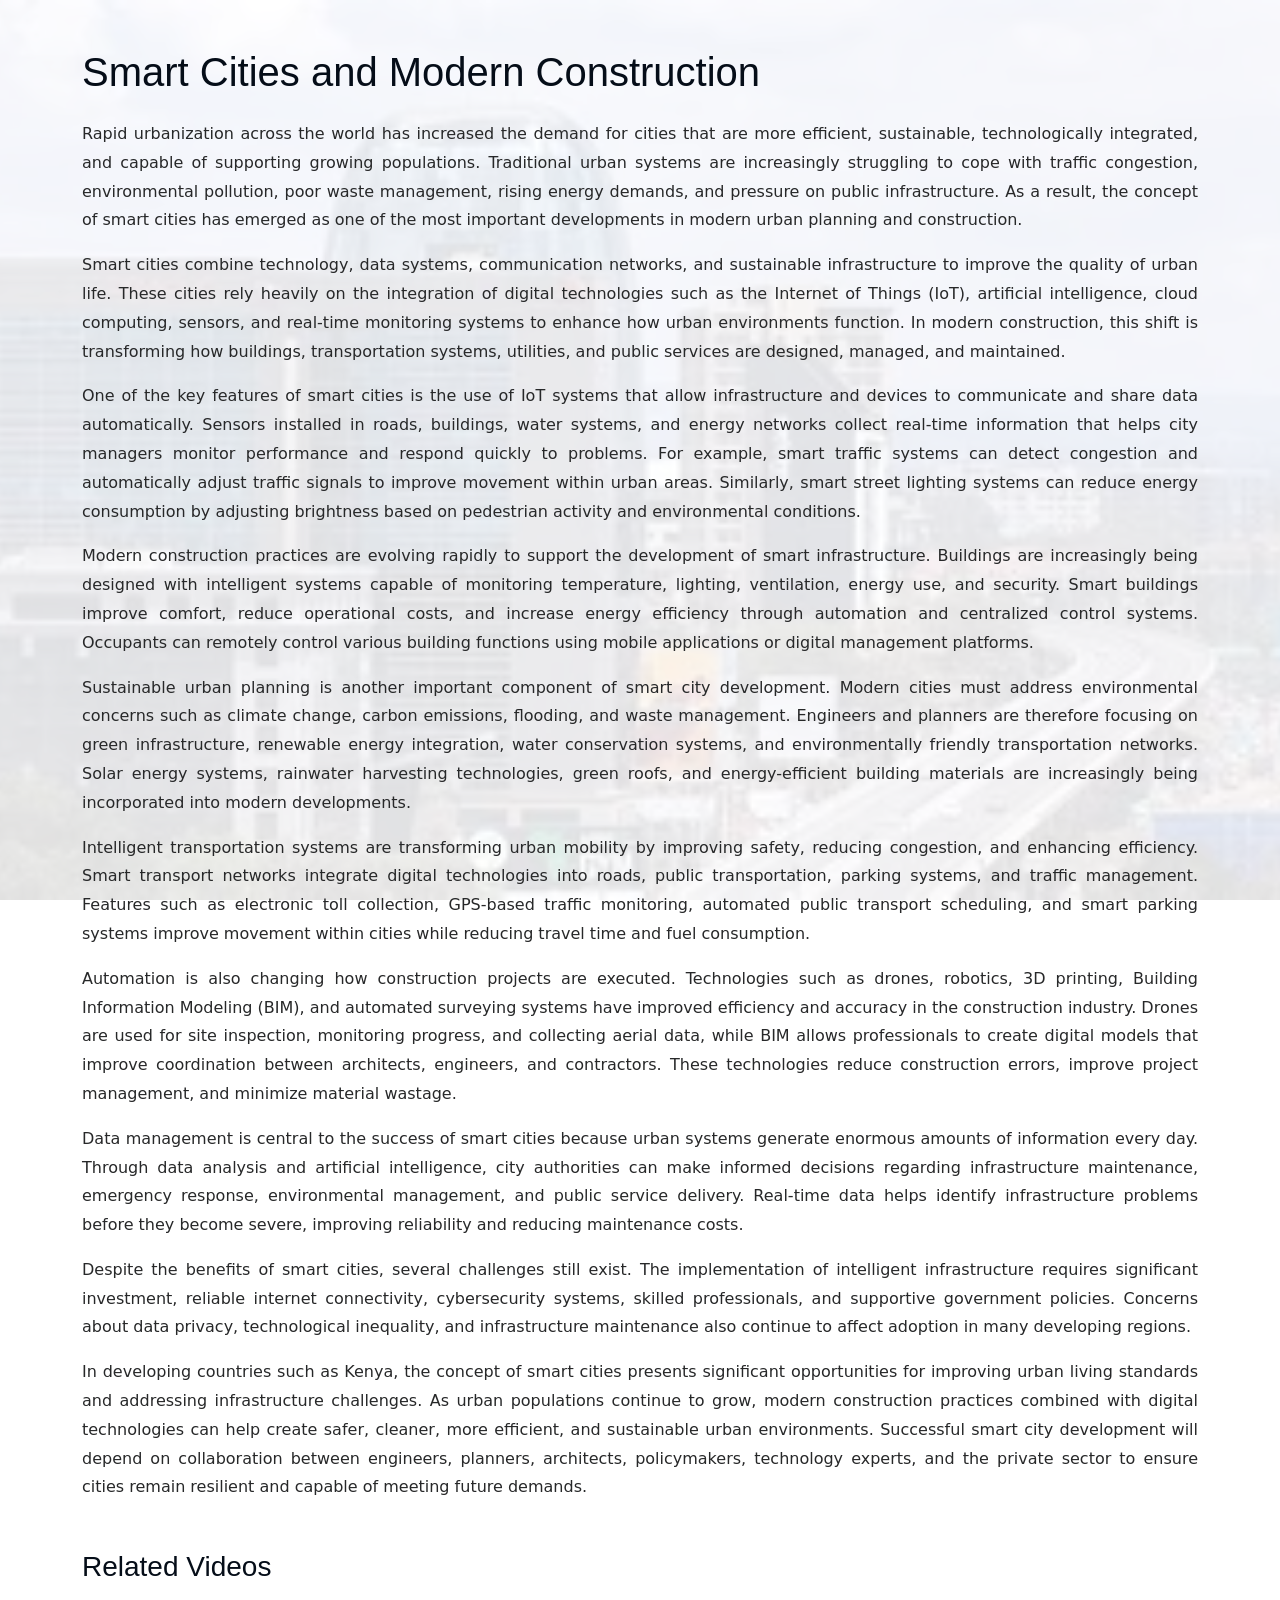
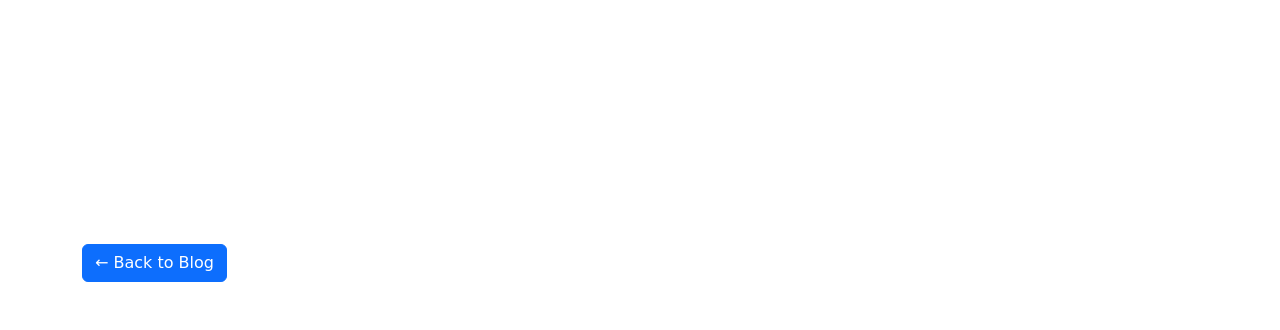
<file: posts/post4.html>
<!DOCTYPE html>
<html lang="en">

<head>
  <meta charset="UTF-8">
  <meta name="viewport" content="width=device-width, initial-scale=1.0">

  <title>Smart Cities and Modern Construction</title>

  <link href="../assets/vendor/bootstrap/css/bootstrap.min.css" rel="stylesheet">
  <link href="../assets/css/main.css" rel="stylesheet">

  <style>
    p {
      text-align: justify;
    }

    /* Floating background image */
    body {
      margin: 0;
      padding: 0;
      min-height: 100vh;
      position: relative;
    }

    body::before {
      content: "";
      position: fixed;
      top: 0;
      left: 0;
      width: 100%;
      height: 100%;
      background: url("../assets/img/Smart\ Cities\ and\ Modern\ Construction2.webp") no-repeat center center;
      background-size: cover;
      opacity: 0.12;
      z-index: -1;
    }

    main {
      background: transparent;
      padding: 0;
      border-radius: 0;
    }

    h1 {
      margin-bottom: 20px;
    }
  </style>
</head>

<body>

  <main class="container py-5">

    <h1 class="mb-4">
      Smart Cities and Modern Construction
    </h1>

    <p>
      Rapid urbanization across the world has increased the demand for cities that are more efficient, sustainable, technologically integrated, and capable of supporting growing populations. Traditional urban systems are increasingly struggling to cope with traffic congestion, environmental pollution, poor waste management, rising energy demands, and pressure on public infrastructure. As a result, the concept of smart cities has emerged as one of the most important developments in modern urban planning and construction.
    </p>

    <p>
      Smart cities combine technology, data systems, communication networks, and sustainable infrastructure to improve the quality of urban life. These cities rely heavily on the integration of digital technologies such as the Internet of Things (IoT), artificial intelligence, cloud computing, sensors, and real-time monitoring systems to enhance how urban environments function. In modern construction, this shift is transforming how buildings, transportation systems, utilities, and public services are designed, managed, and maintained.
    </p>

    <p>
      One of the key features of smart cities is the use of IoT systems that allow infrastructure and devices to communicate and share data automatically. Sensors installed in roads, buildings, water systems, and energy networks collect real-time information that helps city managers monitor performance and respond quickly to problems. For example, smart traffic systems can detect congestion and automatically adjust traffic signals to improve movement within urban areas. Similarly, smart street lighting systems can reduce energy consumption by adjusting brightness based on pedestrian activity and environmental conditions.
    </p>

    <p>
      Modern construction practices are evolving rapidly to support the development of smart infrastructure. Buildings are increasingly being designed with intelligent systems capable of monitoring temperature, lighting, ventilation, energy use, and security. Smart buildings improve comfort, reduce operational costs, and increase energy efficiency through automation and centralized control systems. Occupants can remotely control various building functions using mobile applications or digital management platforms.
    </p>

    <p>
      Sustainable urban planning is another important component of smart city development. Modern cities must address environmental concerns such as climate change, carbon emissions, flooding, and waste management. Engineers and planners are therefore focusing on green infrastructure, renewable energy integration, water conservation systems, and environmentally friendly transportation networks. Solar energy systems, rainwater harvesting technologies, green roofs, and energy-efficient building materials are increasingly being incorporated into modern developments.
    </p>

    <p>
      Intelligent transportation systems are transforming urban mobility by improving safety, reducing congestion, and enhancing efficiency. Smart transport networks integrate digital technologies into roads, public transportation, parking systems, and traffic management. Features such as electronic toll collection, GPS-based traffic monitoring, automated public transport scheduling, and smart parking systems improve movement within cities while reducing travel time and fuel consumption.
    </p>

    <p>
      Automation is also changing how construction projects are executed. Technologies such as drones, robotics, 3D printing, Building Information Modeling (BIM), and automated surveying systems have improved efficiency and accuracy in the construction industry. Drones are used for site inspection, monitoring progress, and collecting aerial data, while BIM allows professionals to create digital models that improve coordination between architects, engineers, and contractors. These technologies reduce construction errors, improve project management, and minimize material wastage.
    </p>

    <p>
      Data management is central to the success of smart cities because urban systems generate enormous amounts of information every day. Through data analysis and artificial intelligence, city authorities can make informed decisions regarding infrastructure maintenance, emergency response, environmental management, and public service delivery. Real-time data helps identify infrastructure problems before they become severe, improving reliability and reducing maintenance costs.
    </p>

    <p>
      Despite the benefits of smart cities, several challenges still exist. The implementation of intelligent infrastructure requires significant investment, reliable internet connectivity, cybersecurity systems, skilled professionals, and supportive government policies. Concerns about data privacy, technological inequality, and infrastructure maintenance also continue to affect adoption in many developing regions.
    </p>

    <p>
      In developing countries such as Kenya, the concept of smart cities presents significant opportunities for improving urban living standards and addressing infrastructure challenges. As urban populations continue to grow, modern construction practices combined with digital technologies can help create safer, cleaner, more efficient, and sustainable urban environments. Successful smart city development will depend on collaboration between engineers, planners, architects, policymakers, technology experts, and the private sector to ensure cities remain resilient and capable of meeting future demands.
    </p>
<h3 class="mt-5 mb-3">Related Videos</h3>

<div class="container">
  <div class="row">

    <!-- Video 1 -->
    <div class="col-lg-4 col-md-6 mb-4">
      <div class="ratio ratio-16x9">
        <iframe
          src="https://www.youtube.com/embed/sp1H_IAIs5k"
          title="Video 1"
          allowfullscreen>
        </iframe>
      </div>
    </div>

    <!-- Video 2 -->
    <div class="col-lg-4 col-md-6 mb-4">
      <div class="ratio ratio-16x9">
        <iframe
          src="https://www.youtube.com/embed/1mrphwPvDCk"
          title="Video 2"
          allowfullscreen>
        </iframe>
      </div>
    </div>

    <!-- Video 3 -->
    <div class="col-lg-4 col-md-6 mb-4">
      <div class="ratio ratio-16x9">
        <iframe
          src="https://www.youtube.com/embed/yoHwpTt2i68"
          title="Video 3"
          allowfullscreen>
        </iframe>
      </div>
    </div>

  </div>
</div>
  </iframe>
</div>
    <a href="../index.html#blog" class="btn btn-primary mt-4">
      ← Back to Blog
    </a>

  </main>

</body>
</html>
</file>
<file: assets/css/main.css>
/**
* Template Name: iPortfolio
* Template URL: https://bootstrapmade.com/iportfolio-bootstrap-portfolio-websites-template/
* Updated: Jun 29 2024 with Bootstrap v5.3.3
* Author: BootstrapMade.com
* License: https://bootstrapmade.com/license/
*/

/*--------------------------------------------------------------
# Font & Color Variables
# Help: https://bootstrapmade.com/color-system/
--------------------------------------------------------------*/
/* Fonts */
:root {
  --default-font: "Roboto",  system-ui, -apple-system, "Segoe UI", Roboto, "Helvetica Neue", Arial, "Noto Sans", "Liberation Sans", sans-serif, "Apple Color Emoji", "Segoe UI Emoji", "Segoe UI Symbol", "Noto Color Emoji";
  --heading-font: "Raleway",  sans-serif;
  --nav-font: "Poppins",  sans-serif;
}

/* Global Colors - The following color variables are used throughout the website. Updating them here will change the color scheme of the entire website */
:root { 
  --background-color: #ffffff; /* Background color for the entire website, including individual sections */
  --default-color: #272829; /* Default color used for the majority of the text content across the entire website */
  --heading-color: #050d18; /* Color for headings, subheadings and title throughout the website */
  --accent-color: #149ddd; /* Accent color that represents your brand on the website. It's used for buttons, links, and other elements that need to stand out */
  --surface-color: #ffffff; /* The surface color is used as a background of boxed elements within sections, such as cards, icon boxes, or other elements that require a visual separation from the global background. */
  --contrast-color: #ffffff; /* Contrast color for text, ensuring readability against backgrounds of accent, heading, or default colors. */
}

/* Nav Menu Colors - The following color variables are used specifically for the navigation menu. They are separate from the global colors to allow for more customization options */
:root {
  --nav-color: #a8a9b4;  /* The default color of the main navmenu links */
  --nav-hover-color: #ffffff; /* Applied to main navmenu links when they are hovered over or active */
  --nav-mobile-background-color: #040b14; /* Used as the background color for mobile navigation menu */
  --nav-dropdown-background-color: #040b14; /* Used as the background color for dropdown items that appear when hovering over primary navigation items */
  --nav-dropdown-color: #a8a9b4; /* Used for navigation links of the dropdown items in the navigation menu. */
  --nav-dropdown-hover-color: #ffffff; /* Similar to --nav-hover-color, this color is applied to dropdown navigation links when they are hovered over. */
}

/* Color Presets - These classes override global colors when applied to any section or element, providing reuse of the sam color scheme. */

.light-background {
  --background-color: #f4fafd;
  --surface-color: #ffffff;
}

.dark-background {
  --background-color: #040b14;
  --default-color: #ffffff;
  --heading-color: #ffffff;
  --surface-color: #151f2b;
  --contrast-color: #ffffff;
}

/* Smooth scroll */
:root {
  scroll-behavior: smooth;
}

/*--------------------------------------------------------------
# General Styling & Shared Classes
--------------------------------------------------------------*/
body {
  color: var(--default-color);
  background-color: var(--background-color);
  font-family: var(--default-font);
}
/* Global text justification for entire portfolio */
p {
  text-align: justify;
  line-height: 1.8;
}

a {
  color: var(--accent-color);
  text-decoration: none;
  transition: 0.3s;
}

a:hover {
  color: color-mix(in srgb, var(--accent-color), transparent 25%);
  text-decoration: none;
}

h1,
h2,
h3,
h4,
h5,
h6 {
  color: var(--heading-color);
  font-family: var(--heading-font);
}

/* PHP Email Form Messages
------------------------------*/
.php-email-form .error-message {
  display: none;
  background: #df1529;
  color: #ffffff;
  text-align: left;
  padding: 15px;
  margin-bottom: 24px;
  font-weight: 600;
}

.php-email-form .sent-message {
  display: none;
  color: #ffffff;
  background: #059652;
  text-align: center;
  padding: 15px;
  margin-bottom: 24px;
  font-weight: 600;
}

.php-email-form .loading {
  display: none;
  background: var(--surface-color);
  text-align: center;
  padding: 15px;
  margin-bottom: 24px;
}

.php-email-form .loading:before {
  content: "";
  display: inline-block;
  border-radius: 50%;
  width: 24px;
  height: 24px;
  margin: 0 10px -6px 0;
  border: 3px solid var(--accent-color);
  border-top-color: var(--surface-color);
  animation: php-email-form-loading 1s linear infinite;
}

@keyframes php-email-form-loading {
  0% {
    transform: rotate(0deg);
  }

  100% {
    transform: rotate(360deg);
  }
}

/*--------------------------------------------------------------
# Global Header
--------------------------------------------------------------*/
.header {
  color: var(--default-color);
  background-color: var(--background-color);
  position: fixed;
  top: 0;
  left: 0;
  bottom: 0;
  padding: 0 15px;
  width: 300px;
  transition: all ease-in-out 0.3s;
  overflow-y: auto;
  z-index: 997;
  border-right: 1px solid color-mix(in srgb, var(--default-color), transparent 90%);
}

.header .profile-img img {
  margin: 15px auto;
  display: block;
  width: 120px;
  border: 8px solid color-mix(in srgb, var(--default-color), transparent 85%);
}

.header .logo {
  line-height: 1;
  margin-bottom: 15px;
}

.header .logo img {
  max-height: 32px;
  margin-right: 8px;
}

.header .logo h1 {
  font-size: 24px;
  margin: 0;
  font-weight: 700;
  color: var(--heading-color);
}

.header .social-links {
  margin: 0 0 20px 0;
}

.header .social-links a {
  font-size: 16px;
  display: inline-flex;
  align-items: center;
  justify-content: center;
  background: color-mix(in srgb, var(--default-color), transparent 90%);
  color: var(--default-color);
  margin: 0 2px;
  border-radius: 50%;
  text-align: center;
  width: 40px;
  height: 40px;
  transition: 0.3s;
}

.header .social-links a:hover {
  color: var(--contrast-color);
  background: var(--accent-color);
}

@media (min-width: 1200px) {

  .header~main,
  .header~#footer {
    margin-left: 300px;
  }
}

@media (max-width: 1199px) {
  .header {
    left: -100%;
  }
}

.header.header-show {
  left: 0;
}

.header .header-toggle {
  color: var(--contrast-color);
  background-color: var(--accent-color);
  font-size: 22px;
  display: flex;
  align-items: center;
  justify-content: center;
  width: 40px;
  height: 40px;
  border-radius: 50%;
  cursor: pointer;
  position: fixed;
  top: 15px;
  right: 15px;
  z-index: 9999;
  transition: background-color 0.3s;
}

.header .header-toggle:hover {
  color: var(--contrast-color);
  background-color: color-mix(in srgb, var(--accent-color) 90%, white 15%);
}

/*--------------------------------------------------------------
# Navigation Menu
--------------------------------------------------------------*/
.mobile-nav-toggle {
  display: none;
}

.navmenu {
  padding: 0;
  z-index: 9997;
}

.navmenu ul {
  list-style: none;
  padding: 0 0 20px 0;
  margin: 0;
}

.navmenu a,
.navmenu a:focus {
  color: var(--nav-color);
  padding: 15px 10px;
  font-family: var(--nav-font);
  font-size: 16px;
  font-weight: 400;
  display: flex;
  align-items: center;
  white-space: nowrap;
  transition: 0.3s;
  width: 100%;
}

.navmenu a .navicon,
.navmenu a:focus .navicon {
  font-size: 20px;
  margin-right: 10px;
}

.navmenu a .toggle-dropdown,
.navmenu a:focus .toggle-dropdown {
  font-size: 12px;
  line-height: 0;
  margin-left: auto;
  width: 30px;
  height: 30px;
  display: flex;
  align-items: center;
  justify-content: center;
  border-radius: 50%;
  transition: 0.3s;
  flex-shrink: 0;
  background-color: color-mix(in srgb, var(--accent-color), transparent 90%);
}

.navmenu a .toggle-dropdown:hover,
.navmenu a:focus .toggle-dropdown:hover {
  background-color: var(--accent-color);
  color: var(--contrast-color);
}

.navmenu a:hover,
.navmenu .active,
.navmenu .active:focus {
  color: var(--nav-hover-color);
}

.navmenu a:hover .navicon,
.navmenu .active .navicon,
.navmenu .active:focus .navicon {
  color: var(--accent-color);
}

.navmenu .active .toggle-dropdown,
.navmenu .active:focus .toggle-dropdown {
  background-color: var(--accent-color);
  color: var(--contrast-color);
  transform: rotate(180deg);
}

.navmenu .dropdown {
  display: block;
}

.navmenu .dropdown a,
.navmenu .dropdown a:focus {
  color: --nav-dropdown-color;
}

.navmenu .dropdown a:hover,
.navmenu .dropdown .active,
.navmenu .dropdown .active:focus {
  color: var(--nav-dropdown-hover-color);
}

.navmenu .dropdown ul {
  position: static;
  display: none;
  z-index: 99;
  padding: 5px 10px;
  margin: 5px 10px;
  background-color: var(--nav-dropdown-background-color);
  border: 1px solid color-mix(in srgb, var(--default-color), transparent 90%);
  box-shadow: none;
  transition: all 0.5s ease-in-out;
}

.navmenu .dropdown ul ul {
  background-color: rgba(33, 37, 41, 0.1);
}

.navmenu .dropdown>.dropdown-active {
  display: block;
  background-color: rgba(33, 37, 41, 0.03);
}

/*--------------------------------------------------------------
# Global Footer
--------------------------------------------------------------*/
.footer {
  color: var(--default-color);
  background-color: var(--background-color);
  font-size: 14px;
  padding: 40px 0;
  position: relative;
  border-top: 1px solid color-mix(in srgb, var(--default-color), transparent 90%);
}

.footer .copyright p {
  margin-bottom: 0;
}

.footer .credits {
  margin-top: 4px;
  font-size: 13px;
  text-align: center;
}

/*--------------------------------------------------------------
# Preloader
--------------------------------------------------------------*/
#preloader {
  position: fixed;
  inset: 0;
  z-index: 999999;
  overflow: hidden;
  background: var(--background-color);
  transition: all 0.6s ease-out;
}

#preloader:before {
  content: "";
  position: fixed;
  top: calc(50% - 30px);
  left: calc(50% - 30px);
  border: 6px solid #ffffff;
  border-color: var(--accent-color) transparent var(--accent-color) transparent;
  border-radius: 50%;
  width: 60px;
  height: 60px;
  animation: animate-preloader 1.5s linear infinite;
}

@keyframes animate-preloader {
  0% {
    transform: rotate(0deg);
  }

  100% {
    transform: rotate(360deg);
  }
}

/*--------------------------------------------------------------
# Scroll Top Button
--------------------------------------------------------------*/
.scroll-top {
  position: fixed;
  visibility: hidden;
  opacity: 0;
  right: 15px;
  bottom: -15px;
  z-index: 99999;
  background-color: var(--accent-color);
  width: 44px;
  height: 44px;
  border-radius: 50px;
  transition: all 0.4s;
}

.scroll-top i {
  font-size: 24px;
  color: var(--contrast-color);
  line-height: 0;
}

.scroll-top:hover {
  background-color: color-mix(in srgb, var(--accent-color), transparent 20%);
  color: var(--contrast-color);
}

.scroll-top.active {
  visibility: visible;
  opacity: 1;
  bottom: 15px;
}

/*--------------------------------------------------------------
# Disable aos animation delay on mobile devices
--------------------------------------------------------------*/
@media screen and (max-width: 768px) {
  [data-aos-delay] {
    transition-delay: 0 !important;
  }
}

/*--------------------------------------------------------------
# Global Page Titles & Breadcrumbs
--------------------------------------------------------------*/
.page-title {
  color: var(--default-color);
  background-color: var(--background-color);
  padding: 25px 0;
  position: relative;
}

.page-title h1 {
  font-size: 24px;
  font-weight: 700;
}

.page-title .breadcrumbs ol {
  display: flex;
  flex-wrap: wrap;
  list-style: none;
  padding: 0;
  margin: 0;
  font-size: 14px;
  font-weight: 400;
}

.page-title .breadcrumbs ol li+li {
  padding-left: 10px;
}

.page-title .breadcrumbs ol li+li::before {
  content: "/";
  display: inline-block;
  padding-right: 10px;
  color: color-mix(in srgb, var(--default-color), transparent 70%);
}

/*--------------------------------------------------------------
# Global Sections
--------------------------------------------------------------*/
section,
.section {
  color: var(--default-color);
  background-color: var(--background-color);
  padding: 60px 0;
  overflow: clip;
}

/*--------------------------------------------------------------
# Global Section Titles
--------------------------------------------------------------*/
.section-title {
  padding-bottom: 60px;
  position: relative;
}

.section-title h2 {
  font-size: 32px;
  font-weight: 700;
  margin-bottom: 20px;
  padding-bottom: 20px;
  position: relative;
}

.section-title h2:after {
  content: "";
  position: absolute;
  display: block;
  width: 50px;
  height: 3px;
  background: var(--accent-color);
  left: 0;
  bottom: 0;
}

.section-title p {
  margin-bottom: 0;
}

/*--------------------------------------------------------------
# Hero Section
--------------------------------------------------------------*/
.hero {
  width: 100%;
  min-height: 100vh;
  position: relative;
  padding: 80px 0;
  display: flex;
  align-items: center;
  justify-content: center;
}

.hero img {
  position: absolute;
  inset: 0;
  display: block;
  width: 100%;
  height: 100%;
  object-fit: cover;
  z-index: 1;
}

.hero:before {
  content: "";
  background: color-mix(in srgb, var(--background-color), transparent 70%);
  position: absolute;
  inset: 0;
  z-index: 2;
}

.hero .container {
  position: relative;
  z-index: 3;
}

.hero h2 {
  margin: 0;
  font-size: 64px;
  font-weight: 700;
}

.hero p {
  margin: 5px 0 0 0;
  font-size: 26px;
}

.hero p span {
  letter-spacing: 1px;
  border-bottom: 2px solid var(--accent-color);
}

.hero .social-links {
  margin-top: 25px;
}

.hero .social-links a {
  font-size: 24px;
  display: inline-block;
  color: color-mix(in srgb, var(--default-color), transparent 50%);
  line-height: 1;
  margin-right: 20px;
  transition: 0.3s;
}

.hero .social-links a:hover {
  color: var(--accent-color);
}

@media (max-width: 768px) {
  .hero h2 {
    font-size: 32px;
  }

  .hero p {
    font-size: 20px;
  }
}

/*--------------------------------------------------------------
# About Section
--------------------------------------------------------------*/
.about .content h2 {
  font-weight: 700;
  font-size: 24px;
}

.about .content ul {
  list-style: none;
  padding: 0;
}

.about .content ul li {
  margin-bottom: 20px;
  display: flex;
  align-items: center;
}

.about .content ul strong {
  margin-right: 10px;
}

.about .content ul i {
  font-size: 16px;
  margin-right: 5px;
  color: var(--accent-color);
  line-height: 0;
}

/*--------------------------------------------------------------
# Stats Section
--------------------------------------------------------------*/
.stats .stats-item {
  padding: 30px;
  width: 100%;
}

.stats .stats-item i {
  color: var(--accent-color);
  display: block;
  font-size: 44px;
  float: left;
  line-height: 0;
}

.stats .stats-item .purecounter {
  color: var(--heading-color);
  font-size: 48px;
  line-height: 40px;
  display: block;
  font-weight: 700;
  margin-left: 60px;
}

.stats .stats-item p {
  color: color-mix(in srgb, var(--default-color), transparent 40%);
  padding: 15px 0 0 0;
  margin: 0 0 0 60px;
  font-family: var(--heading-font);
  font-size: 14px;
}

/*--------------------------------------------------------------
# Skills Section
--------------------------------------------------------------*/
.skills .progress {
  height: 60px;
  display: block;
  background: none;
  border-radius: 0;
}

.skills .progress .skill {
  color: var(--heading-color);
  padding: 0;
  margin: 0 0 6px 0;
  text-transform: uppercase;
  display: block;
  font-weight: 600;
  font-family: var(--heading-font);
}

.skills .progress .skill .val {
  float: right;
  font-style: normal;
}

.skills .progress-bar-wrap {
  background: color-mix(in srgb, var(--default-color), transparent 90%);
  height: 10px;
}

.skills .progress-bar {
  width: 1px;
  height: 10px;
  transition: 0.9s;
  background-color: var(--accent-color);
}

/*--------------------------------------------------------------
# Resume Section
--------------------------------------------------------------*/
.resume .resume-title {
  color: var(--heading-color);
  font-size: 26px;
  font-weight: 700;
  margin-top: 20px;
  margin-bottom: 20px;
}

.resume .resume-item {
  padding: 0 0 20px 20px;
  margin-top: -2px;
  border-left: 2px solid var(--accent-color);
  position: relative;
}

.resume .resume-item h4 {
  line-height: 18px;
  font-size: 18px;
  font-weight: 600;
  text-transform: uppercase;
  color: color-mix(in srgb, var(--default-color), transparent 20%);
  margin-bottom: 10px;
}

.resume .resume-item h5 {
  font-size: 16px;
  padding: 5px 15px;
  display: inline-block;
  font-weight: 600;
  margin-bottom: 10px;
}

.resume .resume-item ul {
  padding-left: 20px;
}

.resume .resume-item ul li {
  padding-bottom: 10px;
}

.resume .resume-item:last-child {
  padding-bottom: 0;
}

.resume .resume-item::before {
  content: "";
  position: absolute;
  width: 16px;
  height: 16px;
  border-radius: 50px;
  left: -9px;
  top: 0;
  background: var(--background-color);
  border: 2px solid var(--accent-color);
}

/*--------------------------------------------------------------
# Portfolio Section
--------------------------------------------------------------*/
.portfolio .portfolio-filters {
  padding: 0;
  margin: 0 auto 20px auto;
  list-style: none;
  text-align: center;
}

.portfolio .portfolio-filters li {
  cursor: pointer;
  display: inline-block;
  padding: 0;
  font-size: 14px;
  font-weight: 400;
  margin: 0 10px;
  line-height: 1;
  text-transform: uppercase;
  margin-bottom: 10px;
  transition: all 0.3s ease-in-out;
}

.portfolio .portfolio-filters li:hover,
.portfolio .portfolio-filters li.filter-active {
  color: var(--accent-color);
}

.portfolio .portfolio-filters li:first-child {
  margin-left: 0;
}

.portfolio .portfolio-filters li:last-child {
  margin-right: 0;
}

@media (max-width: 575px) {
  .portfolio .portfolio-filters li {
    font-size: 14px;
    margin: 0 5px;
  }
}

.portfolio .portfolio-content {
  position: relative;
  overflow: hidden;
}

.portfolio .portfolio-content img {
  transition: 0.3s;
}

.portfolio .portfolio-content .portfolio-info {
  opacity: 0;
  position: absolute;
  inset: 0;
  z-index: 3;
  transition: all ease-in-out 0.3s;
  background: rgba(0, 0, 0, 0.6);
  padding: 15px;
}

.portfolio .portfolio-content .portfolio-info h4 {
  font-size: 14px;
  padding: 5px 10px;
  font-weight: 400;
  color: #ffffff;
  display: inline-block;
  background-color: var(--accent-color);
}

.portfolio .portfolio-content .portfolio-info p {
  position: absolute;
  bottom: 10px;
  text-align: center;
  display: inline-block;
  left: 0;
  right: 0;
  font-size: 16px;
  font-weight: 600;
  color: rgba(255, 255, 255, 0.8);
}

.portfolio .portfolio-content .portfolio-info .preview-link,
.portfolio .portfolio-content .portfolio-info .details-link {
  position: absolute;
  left: calc(50% - 40px);
  font-size: 26px;
  top: calc(50% - 14px);
  color: #fff;
  transition: 0.3s;
  line-height: 1.2;
}

.portfolio .portfolio-content .portfolio-info .preview-link:hover,
.portfolio .portfolio-content .portfolio-info .details-link:hover {
  color: var(--accent-color);
}

.portfolio .portfolio-content .portfolio-info .details-link {
  left: 50%;
  font-size: 34px;
  line-height: 0;
}

.portfolio .portfolio-content:hover .portfolio-info {
  opacity: 1;
}

.portfolio .portfolio-content:hover img {
  transform: scale(1.1);
}

/*--------------------------------------------------------------
# Services Section
--------------------------------------------------------------*/
.services .service-item {
  position: relative;
}

.services .service-item .icon {
  background: var(--accent-color);
  display: flex;
  align-items: center;
  justify-content: center;
  width: 54px;
  height: 54px;
  border-radius: 50%;
  transition: 0.5s;
  border: 1px solid var(--accent-color);
  margin-right: 20px;
}

.services .service-item .icon i {
  color: var(--contrast-color);
  font-size: 24px;
  line-height: 0;
}

.services .service-item:hover .icon {
  background: var(--surface-color);
}

.services .service-item:hover .icon i {
  color: var(--accent-color);
}

.services .service-item .title {
  font-weight: 700;
  margin-bottom: 15px;
  font-size: 18px;
}

.services .service-item .title a {
  color: var(--heading-color);
}

.services .service-item .title a:hover {
  color: var(--accent-color);
}

.services .service-item .description {
  line-height: 24px;
  font-size: 14px;
}

/*--------------------------------------------------------------
# Testimonials Section
--------------------------------------------------------------*/
.testimonials .testimonials-carousel,
.testimonials .testimonials-slider {
  overflow: hidden;
}

.testimonials .testimonial-item {
  box-sizing: content-box;
  text-align: center;
  min-height: 320px;
}

.testimonials .testimonial-item .testimonial-img {
  width: 90px;
  border-radius: 50%;
  margin: 0 auto;
}

.testimonials .testimonial-item h3 {
  font-size: 18px;
  font-weight: bold;
  margin: 10px 0 5px 0;
}

.testimonials .testimonial-item h4 {
  font-size: 14px;
  color: color-mix(in srgb, var(--default-color), transparent 20%);
  margin: 0;
}

.testimonials .testimonial-item .quote-icon-left,
.testimonials .testimonial-item .quote-icon-right {
  color: color-mix(in srgb, var(--accent-color), transparent 40%);
  font-size: 26px;
  line-height: 0;
}

.testimonials .testimonial-item .quote-icon-left {
  display: inline-block;
  left: -5px;
  position: relative;
}

.testimonials .testimonial-item .quote-icon-right {
  display: inline-block;
  right: -5px;
  position: relative;
  top: 10px;
  transform: scale(-1, -1);
}

.testimonials .testimonial-item p {
  font-style: italic;
  margin: 0 15px 15px 15px;
  padding: 20px;
  background-color: var(--surface-color);
  position: relative;
  margin-bottom: 35px;
  border-radius: 6px;
  box-shadow: 0px 2px 15px rgba(0, 0, 0, 0.1);
}

.testimonials .testimonial-item p::after {
  content: "";
  width: 0;
  height: 0;
  border-top: 20px solid var(--surface-color);
  border-right: 20px solid transparent;
  border-left: 20px solid transparent;
  position: absolute;
  bottom: -20px;
  left: calc(50% - 20px);
}

.testimonials .swiper-wrapper {
  height: auto;
}

.testimonials .swiper-pagination {
  margin-top: 40px;
  position: relative;
}

.testimonials .swiper-pagination .swiper-pagination-bullet {
  width: 12px;
  height: 12px;
  background-color: var(--background-color);
  opacity: 1;
  border: 1px solid var(--accent-color);
}

.testimonials .swiper-pagination .swiper-pagination-bullet-active {
  background-color: var(--accent-color);
}

/*--------------------------------------------------------------
# Contact Section
--------------------------------------------------------------*/
.contact .info-wrap {
  background-color: var(--surface-color);
  box-shadow: 0px 0px 20px rgba(0, 0, 0, 0.1);
  padding: 30px;
}

@media (max-width: 575px) {
  .contact .info-wrap {
    padding: 20px;
  }
}

.contact .info-item {
  margin-bottom: 40px;
}

.contact .info-item i {
  font-size: 20px;
  color: var(--accent-color);
  background: color-mix(in srgb, var(--accent-color), transparent 92%);
  width: 44px;
  height: 44px;
  display: flex;
  justify-content: center;
  align-items: center;
  border-radius: 50px;
  transition: all 0.3s ease-in-out;
  margin-right: 15px;
}

.contact .info-item h3 {
  padding: 0;
  font-size: 18px;
  font-weight: 700;
  margin-bottom: 5px;
}

.contact .info-item p {
  padding: 0;
  margin-bottom: 0;
  font-size: 14px;
}

.contact .info-item:hover i {
  background: var(--accent-color);
  color: var(--contrast-color);
}

.contact .php-email-form {
  background-color: var(--surface-color);
  height: 100%;
  padding: 30px;
  box-shadow: 0px 0px 20px rgba(0, 0, 0, 0.1);
}

@media (max-width: 575px) {
  .contact .php-email-form {
    padding: 20px;
  }
}

.contact .php-email-form input[type=text],
.contact .php-email-form input[type=email],
.contact .php-email-form textarea {
  font-size: 14px;
  padding: 10px 15px;
  box-shadow: none;
  border-radius: 0;
  color: var(--default-color);
  background-color: var(--surface-color);
  border-color: color-mix(in srgb, var(--default-color), transparent 80%);
}

.contact .php-email-form input[type=text]:focus,
.contact .php-email-form input[type=email]:focus,
.contact .php-email-form textarea:focus {
  border-color: var(--accent-color);
}

.contact .php-email-form input[type=text]::placeholder,
.contact .php-email-form input[type=email]::placeholder,
.contact .php-email-form textarea::placeholder {
  color: color-mix(in srgb, var(--default-color), transparent 70%);
}

.contact .php-email-form button[type=submit] {
  color: var(--contrast-color);
  background: var(--accent-color);
  border: 0;
  padding: 10px 30px;
  transition: 0.4s;
  border-radius: 50px;
}

.contact .php-email-form button[type=submit]:hover {
  background: color-mix(in srgb, var(--accent-color), transparent 25%);
}

/*--------------------------------------------------------------
# Portfolio Details Section
--------------------------------------------------------------*/
.portfolio-details .portfolio-details-slider img {
  width: 100%;
}

.portfolio-details .portfolio-details-slider .swiper-pagination {
  margin-top: 20px;
  position: relative;
}

.portfolio-details .portfolio-details-slider .swiper-pagination .swiper-pagination-bullet {
  width: 12px;
  height: 12px;
  background-color: color-mix(in srgb, var(--default-color), transparent 85%);
  opacity: 1;
}

.portfolio-details .portfolio-details-slider .swiper-pagination .swiper-pagination-bullet-active {
  background-color: var(--accent-color);
}

.portfolio-details .portfolio-info {
  padding: 30px;
  box-shadow: 0px 0 30px rgba(0, 0, 0, 0.1);
}

.portfolio-details .portfolio-info h3 {
  font-size: 22px;
  font-weight: 700;
  margin-bottom: 20px;
  padding-bottom: 20px;
  border-bottom: 1px solid color-mix(in srgb, var(--default-color), transparent 85%);
}

.portfolio-details .portfolio-info ul {
  list-style: none;
  padding: 0;
  font-size: 15px;
}

.portfolio-details .portfolio-info ul li+li {
  margin-top: 10px;
}

.portfolio-details .portfolio-description {
  padding-top: 30px;
}

.portfolio-details .portfolio-description h2 {
  font-size: 26px;
  font-weight: 700;
  margin-bottom: 20px;
}

.portfolio-details .portfolio-description p {
  padding: 0;
  color: color-mix(in srgb, var(--default-color), transparent 30%);
}

/*--------------------------------------------------------------
# Service Details Section
--------------------------------------------------------------*/
.service-details .services-list {
  padding: 10px 30px;
  border: 1px solid color-mix(in srgb, var(--default-color), transparent 90%);
  margin-bottom: 20px;
}

.service-details .services-list a {
  display: block;
  line-height: 1;
  padding: 8px 0 8px 15px;
  border-left: 3px solid color-mix(in srgb, var(--default-color), transparent 70%);
  margin: 20px 0;
  color: color-mix(in srgb, var(--default-color), transparent 20%);
  transition: 0.3s;
}

.service-details .services-list a.active {
  color: var(--heading-color);
  font-weight: 700;
  border-color: var(--accent-color);
}

.service-details .services-list a:hover {
  border-color: var(--accent-color);
}

.service-details .services-img {
  margin-bottom: 20px;
}

.service-details h3 {
  font-size: 26px;
  font-weight: 700;
}

.service-details h4 {
  font-size: 20px;
  font-weight: 700;
}

.service-details p {
  font-size: 15px;
}

.service-details ul {
  list-style: none;
  padding: 0;
  font-size: 15px;
}

.service-details ul li {
  padding: 5px 0;
  display: flex;
  align-items: center;
}

.service-details ul i {
  font-size: 20px;
  margin-right: 8px;
  color: var(--accent-color);
}
/*--------------------------------------------------------------
# Blog Section
--------------------------------------------------------------*/

.blog .card {
  border: none;
  overflow: hidden;
  border-radius: 12px;
  background: var(--surface-color);
  box-shadow: 0 4px 20px rgba(0, 0, 0, 0.08);
  transition: all 0.3s ease-in-out;
}

.blog .card:hover {
  transform: translateY(-8px);
  box-shadow: 0 8px 25px rgba(0, 0, 0, 0.15);
}

.blog .card img {
  height: 230px;
  object-fit: cover;
  transition: 0.4s;
}

.blog .card:hover img {
  transform: scale(1.05);
}

.blog .card-body {
  padding: 25px;
}

.blog .card-title {
  font-size: 22px;
  font-weight: 700;
  margin-bottom: 15px;
  color: var(--heading-color);
  font-family: var(--heading-font);
}

.blog .card-text {
  font-size: 15px;
  line-height: 1.7;
  color: color-mix(in srgb, var(--default-color), transparent 20%);
  margin-bottom: 20px;
}

.blog .btn-primary {
  background-color: var(--accent-color);
  border: none;
  padding: 10px 20px;
  border-radius: 50px;
  font-size: 14px;
  font-weight: 500;
  transition: 0.3s;
}

.blog .btn-primary:hover {
  background-color: color-mix(in srgb, var(--accent-color), transparent 20%);
  transform: translateY(-2px);
}

.blog .section-title p {
  max-width: 700px;
}

@media (max-width: 768px) {
  .blog .card-title {
    font-size: 20px;
  }

  .blog .card img {
    height: 200px;
  }
}
</file>
